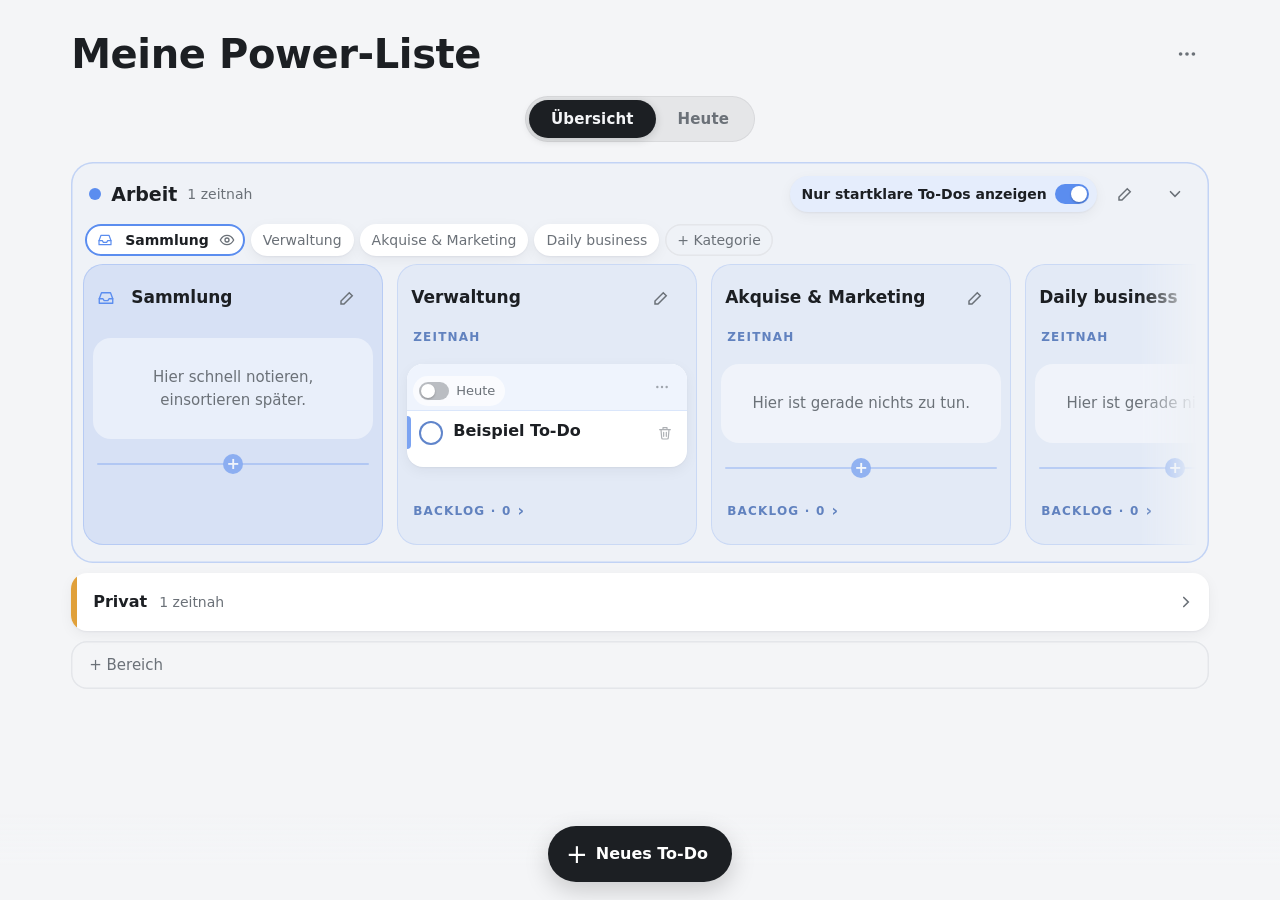
<file: index.html>
<!DOCTYPE html>
<html lang="de">
<head>
<meta charset="utf-8">
<meta name="viewport" content="width=device-width,initial-scale=1,viewport-fit=cover,interactive-widget=resizes-visual">
<title>Meine Power-Liste</title>
<meta name="description" content="Ruhige To-Do-Liste für neurodivergente Menschen. Alles bleibt auf diesem Gerät.">
<meta name="theme-color" content="#f4f5f7">
<link rel="manifest" href="manifest.webmanifest">
<link rel="icon" href="icons/icon.svg" type="image/svg+xml">
<link rel="icon" href="icons/icon-192.png" type="image/png" sizes="192x192">
<link rel="apple-touch-icon" href="icons/apple-touch-icon.png">
<meta name="mobile-web-app-capable" content="yes">
<meta name="apple-mobile-web-app-capable" content="yes">
<meta name="apple-mobile-web-app-title" content="Power-Liste">
<meta name="apple-mobile-web-app-status-bar-style" content="default">
<link rel="stylesheet" href="css/app.css">
</head>
<body>
<div class="wrap">
 <header>
  <input class="name" id="name" aria-label="Name der Liste" autocomplete="off">
  <span id="inboxSlot"></span>
  <button class="iconbtn" data-act="menu" aria-label="Menü" aria-haspopup="menu"><svg width="22" height="22" viewBox="0 0 24 24" fill="currentColor"><circle cx="5" cy="12" r="2"/><circle cx="12" cy="12" r="2"/><circle cx="19" cy="12" r="2"/></svg></button>
 </header>
 <div class="switch" role="group" aria-label="Ansicht">
  <button data-view="baum">Übersicht</button><button data-view="heute">Heute</button>
 </div>
 <main id="acc"></main>
 <p class="foot" aria-hidden="true"></p>
</div>
<div class="dock"><button class="plus" data-act="add"><span>+</span> Neues To-Do</button>
 <div class="qbar" id="qbar">
  <div class="qrow">
   <button type="button" class="qarrow qprev" data-act="qstep" data-d="-1" aria-label="Vorherige Kategorie (lange drücken: alle Kategorien)"><svg width="20" height="20" viewBox="0 0 24 24" fill="none" stroke="currentColor" stroke-width="2.6" stroke-linecap="round" stroke-linejoin="round"><path d="M15 6l-6 6 6 6"/></svg></button>
   <div class="qfield"><button type="button" class="qadd" data-act="qadd" aria-label="Eintragen"><svg width="18" height="18" viewBox="0 0 24 24" fill="none" stroke="currentColor" stroke-width="2.8" stroke-linecap="round"><path d="M12 5v14M5 12h14"/></svg></button><input class="qin" id="qin" placeholder="Neues To-Do" autocomplete="off" enterkeyhint="send" aria-label="Neues To-Do"></div>
   <button type="button" class="qarrow qnext" data-act="qstep" data-d="1" aria-label="Nächste Kategorie (lange drücken: alle Kategorien)"><svg width="20" height="20" viewBox="0 0 24 24" fill="none" stroke="currentColor" stroke-width="2.6" stroke-linecap="round" stroke-linejoin="round"><path d="M9 6l6 6-6 6"/></svg></button>
  </div>
  <button type="button" class="qmore" data-act="qmore" aria-expanded="false" aria-controls="qopts" aria-label="Wohin einsortieren?"><svg width="18" height="12" viewBox="0 0 24 14" fill="none" stroke="currentColor" stroke-width="2.6" stroke-linecap="round" stroke-linejoin="round"><path d="M5 10l7-6 7 6"/></svg></button>
  <div class="qopts" id="qopts" inert></div>
 </div>
</div>
<div id="modal" hidden></div>
<div id="toast" role="status" hidden></div>
<input type="file" id="importFile" accept=".json,application/json" hidden>
<script src="js/app.js"></script>
</body>
</html>
</file>
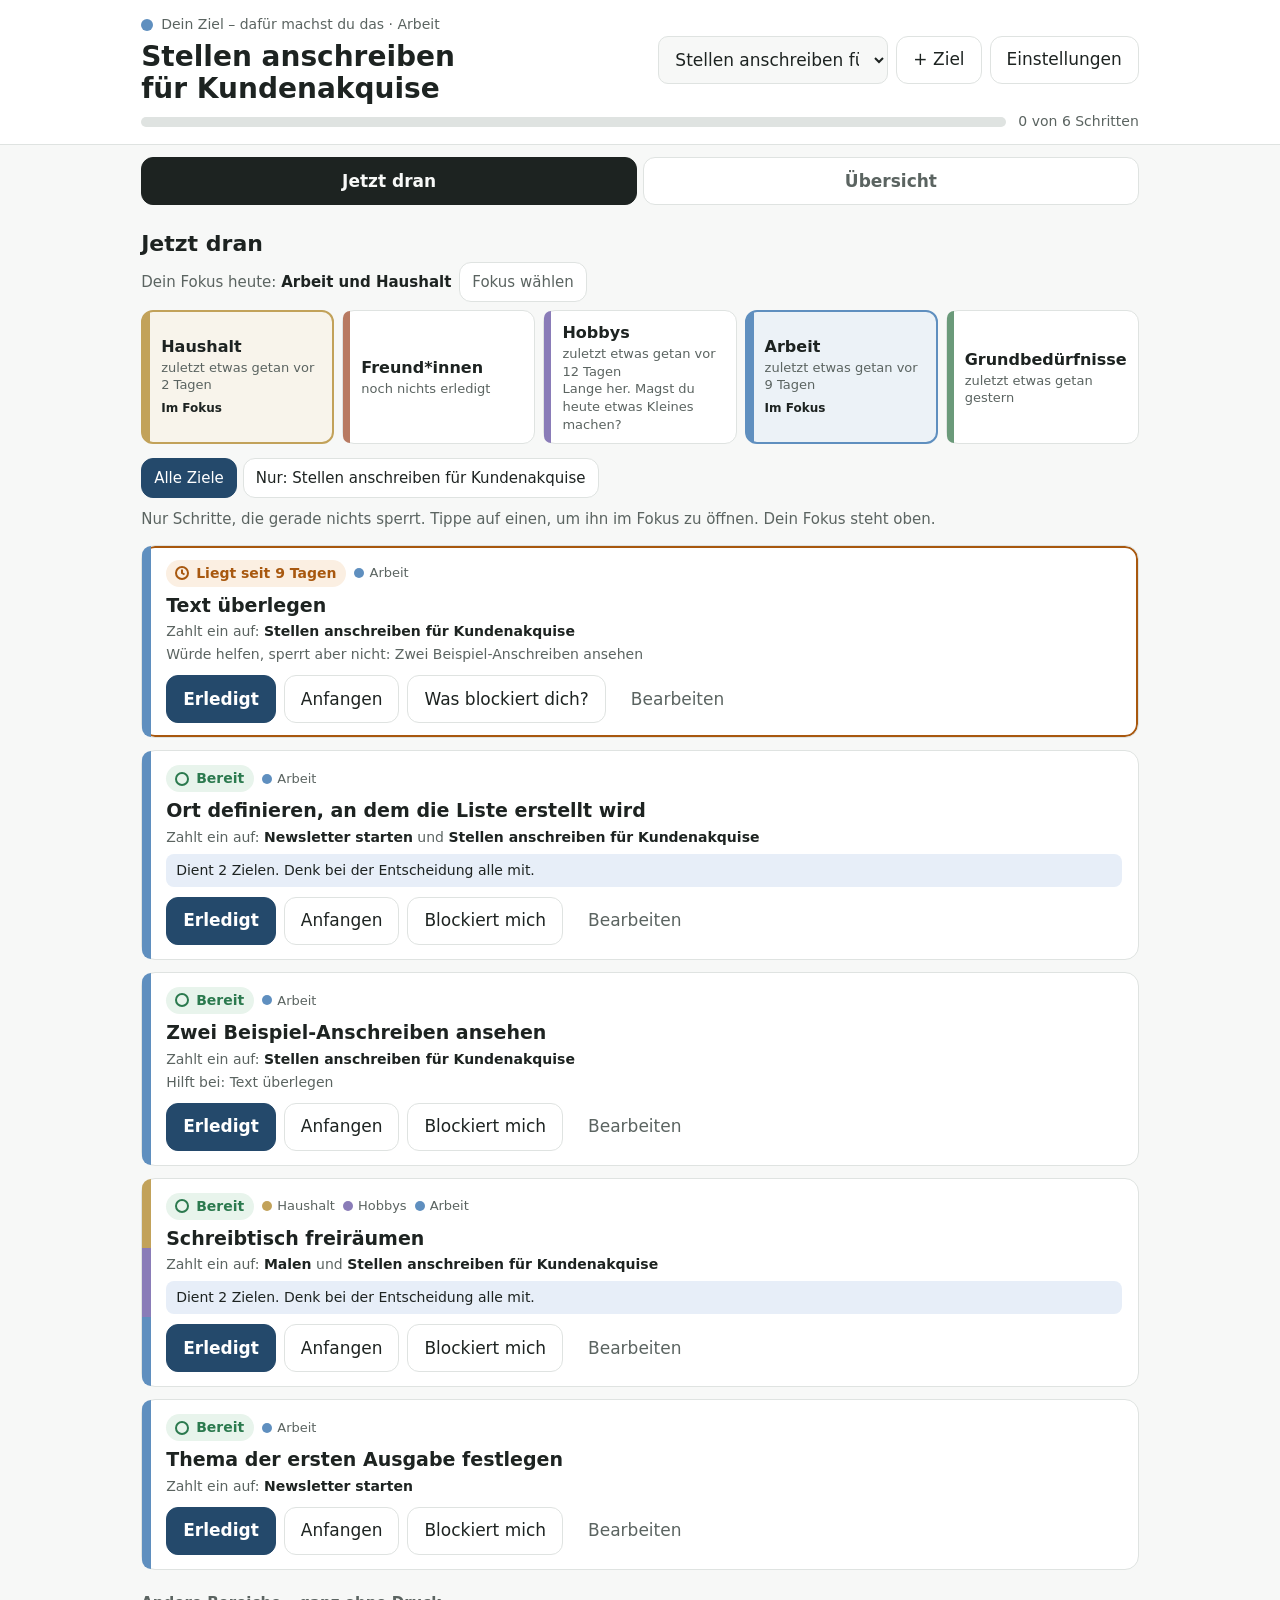
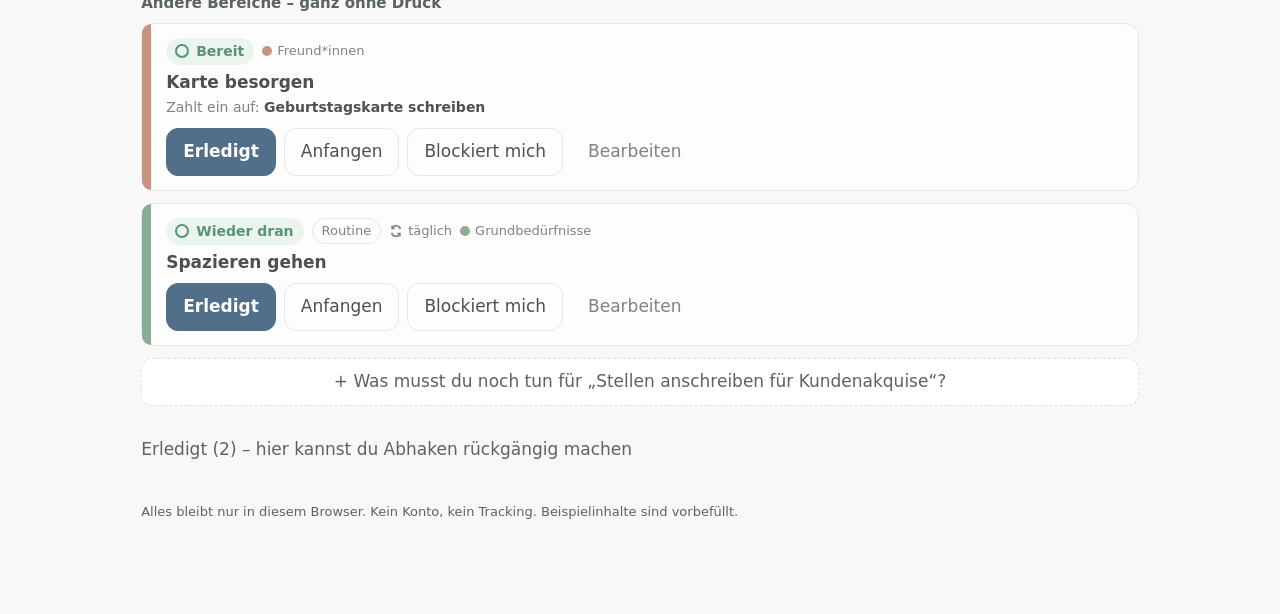
<file: archiv/v3-voll.html>
<!DOCTYPE html>
<html lang="de">
<head>
<meta charset="utf-8">
<meta name="viewport" content="width=device-width,initial-scale=1">
<title>Schritt für Schritt</title>
<meta name="theme-color" content="#24496b">
<link rel="manifest" href="manifest.webmanifest">
<style>
/* VOICE: ruhig, freundlich, wenig Text, keine Alarmfarben, keine Schimpf-Texte.
   IDEA: ein Wegweiser – jeder Schritt zeigt, auf welches Ziel und welchen Bereich er einzahlt.
   PICTURE: die Liste selbst; Ziel oben fest angeheftet; Bereiche als ruhige Kacheln.
   COLOUR and TYPE: weiches Weiß, tiefes Blau als Akzent, gedämpfte Status- und Bereichsfarben; Systemschrift (offline).
   LAYOUT: Ziel-Leiste oben, drei Ansichten als Tabs, große Klickflächen, eine Spalte. */
:root{color-scheme:light dark;
--bg:light-dark(#f7f8f7,#161a19);--panel:light-dark(#ffffff,#1f2423);--card:light-dark(#ffffff,#222827);
--ink:light-dark(#1d2321,#e7ebe9);--mute:light-dark(#5b6461,#a3adaa);--line:light-dark(#dfe3e1,#36403d);
--acc:light-dark(#24496b,#9cc3e6);--accInk:light-dark(#fff,#10202e);
--ready:light-dark(#2c7a4f,#7fcf9f);--doing:light-dark(#2d64a0,#8fb9ea);--locked:light-dark(#7b8380,#8e9895);--stale:light-dark(#a8580f,#f0a45c);
--readyBg:light-dark(#e8f4ec,#1d3326);--doingBg:light-dark(#e7eef8,#1c2b3d);--staleBg:light-dark(#fbefe2,#3a2a19);--lockedBg:light-dark(#f0f1f1,#262b2a)}
:root[data-theme=light]{color-scheme:light}:root[data-theme=dark]{color-scheme:dark}
*{box-sizing:border-box;min-width:0}
body{margin:0;background:var(--bg);color:var(--ink);font:17px/1.5 system-ui,-apple-system,"Segoe UI",Roboto,sans-serif;overflow-x:clip}
button,select,input{font:inherit;color:inherit}
button{cursor:pointer;min-height:48px;padding:10px 16px;border-radius:12px;border:1px solid var(--line);background:var(--panel)}
button:hover{border-color:var(--mute)}
button.pri{background:var(--acc);color:var(--accInk);border-color:var(--acc);font-weight:600}
button.quiet{border-color:transparent;background:transparent;color:var(--mute)}
button.small{min-height:40px;padding:6px 12px;font-size:15px}
:focus-visible{outline:3px solid var(--acc);outline-offset:2px}
input,select{min-height:48px;padding:10px 12px;border-radius:10px;border:1px solid var(--line);background:var(--bg);width:100%;font-size:17px}
.wrap{max-width:1100px;margin:0 auto;padding:0 max(4vw,14px)}
/* Ziel-Leiste */
.goalbar{position:sticky;top:0;z-index:5;background:var(--panel);border-bottom:1px solid var(--line)}
.goalbar .wrap{display:grid;grid-template-columns:minmax(0,1fr) auto;gap:6px 16px;padding-block:14px 12px;align-items:center}
.glabel{font-size:14px;color:var(--mute);display:flex;gap:8px;align-items:center;flex-wrap:wrap}
.dot{display:inline-block;width:12px;height:12px;border-radius:50%;background:var(--gc,var(--acc));flex:none}
.goalbar h1{grid-column:1;margin:0;font-size:clamp(20px,3.2vw,28px);line-height:1.15;text-wrap:balance}
.gtools{grid-column:2;grid-row:1/3;display:flex;gap:8px;flex-wrap:wrap;justify-content:flex-end}
.gtools select{width:auto;max-width:230px}
.prog{grid-column:1/-1;display:flex;gap:12px;align-items:center;font-size:14px;color:var(--mute)}
.bar{flex:1;height:10px;border-radius:6px;background:var(--line);overflow:hidden}
.bar i{display:block;height:100%;background:var(--ready);border-radius:6px;transition:width .6s ease}
nav.tabs{display:flex;gap:6px;padding-block:12px}
nav.tabs button{flex:1;font-weight:600;color:var(--mute)}
nav.tabs button[aria-current=page]{background:var(--ink);color:var(--bg);border-color:var(--ink)}
main{padding-bottom:80px}
h2{font-size:22px;margin:10px 0 2px}
h3.sec{font-size:15px;color:var(--mute);font-weight:600;margin:22px 0 8px}
.sub{color:var(--mute);margin:0 0 14px;font-size:15px}
/* Bereiche */
.areas{display:grid;grid-template-columns:repeat(auto-fill,minmax(170px,1fr));gap:8px;margin:8px 0 6px}
.atile{display:block;text-align:left;border:1px solid var(--line);border-radius:12px;padding:10px 12px 10px 18px;background:var(--card);min-height:64px;position:relative}
.atile::before{content:'';position:absolute;left:0;top:0;bottom:0;width:7px;border-radius:12px 0 0 12px;background:var(--c)}
.atile b{display:block;font-size:16px}.atile small{display:block;color:var(--mute);font-size:13px;line-height:1.35}
.atile.on{border:2px solid var(--c);background:color-mix(in srgb,var(--c) 12%,var(--card))}
.atile .tag{font-size:12px;font-weight:600}
.fzline{display:flex;gap:8px;align-items:center;flex-wrap:wrap;font-size:15px;color:var(--mute)}
.scope{display:flex;gap:6px;flex-wrap:wrap;margin:14px 0 10px}
.scope button[aria-pressed=true],.vswitch button[aria-pressed=true]{background:var(--acc);color:var(--accInk);border-color:var(--acc)}
/* Karten */
.list{display:grid;gap:12px}
.card{position:relative;background:var(--card);border:1px solid var(--line);border-radius:14px;padding:14px 16px 14px 24px;transition:opacity .3s}
.card::before{content:'';position:absolute;left:0;top:0;bottom:0;width:9px;border-radius:14px 0 0 14px;background:var(--cat,var(--line))}
.card h3{margin:6px 0 4px;font-size:19px;line-height:1.3}
.card.big{padding:18px 20px 18px 28px}.card.big h3{font-size:23px}
.card.calm{opacity:.78}.card.calm h3{font-size:17px}
.row1{display:flex;gap:8px;align-items:center;flex-wrap:wrap}
.chip{display:inline-flex;gap:6px;align-items:center;font-size:14px;font-weight:600;padding:3px 10px 3px 8px;border-radius:20px}
.chip svg{width:16px;height:16px}
.tagp{font-size:13px;color:var(--mute);border:1px solid var(--line);border-radius:20px;padding:2px 9px}
.area{display:inline-flex;gap:5px;align-items:center;font-size:13px;color:var(--mute)}.area i{width:10px;height:10px;border-radius:50%;background:var(--c)}
.s-ready .chip{color:var(--ready);background:var(--readyBg)}
.s-doing .chip{color:var(--doing);background:var(--doingBg)}.s-doing{box-shadow:inset 0 0 0 2px var(--doing)}
.s-stale .chip{color:var(--stale);background:var(--staleBg)}.s-stale{box-shadow:inset 0 0 0 2px var(--stale)}
.s-locked{opacity:.62;border-style:dashed;background:var(--lockedBg)}.s-locked .chip{color:var(--locked)}
.s-done{opacity:.6}.s-done h3{text-decoration:line-through}.s-done .chip{color:var(--mute)}
.pays{margin:2px 0;font-size:14px;color:var(--mute)}.pays b{color:var(--ink);font-weight:600}
.multi{margin:6px 0 0;font-size:14px;padding:6px 10px;border-radius:8px;background:var(--doingBg)}
.wait{margin:2px 0;font-size:14px;color:var(--mute)}
.acts{display:flex;gap:8px;flex-wrap:wrap;margin-top:10px}
.empty{padding:28px;text-align:center;border:2px dashed var(--line);border-radius:14px;color:var(--mute)}
.add{width:100%;margin-top:12px;border-style:dashed;color:var(--mute)}
.ktag{font-size:12px;border:1px dashed var(--mute);border-radius:20px;padding:1px 8px;color:var(--mute);white-space:nowrap}
/* Baum */
.vswitch{display:flex;gap:6px;flex-wrap:wrap;align-items:center;margin:6px 0 14px}
.vswitch button{min-height:40px;padding:6px 14px}
.vswitch label{margin-left:auto;display:flex;gap:8px;align-items:center;font-size:15px;color:var(--mute)}
.vswitch select{width:auto;min-height:40px}
.stufen{display:flex;gap:14px;overflow-x:auto;padding-bottom:10px;align-items:flex-start}
.col{flex:1 0 270px;display:grid;gap:10px}
.col>header{font-size:14px;font-weight:600;color:var(--mute);display:flex;justify-content:space-between;align-items:center;min-height:40px}
.col>header button{min-height:36px;padding:4px 10px;font-size:14px}
.col.folded{flex:0 0 150px}
.colfold{min-height:140px;border-style:dashed;color:var(--mute);text-align:center;width:100%}
.colfold b{display:block;font-size:26px;color:var(--ink)}
.col.goalcol .card{border-width:2px}
.arrow{flex:0 0 auto;align-self:center;color:var(--mute);font-size:22px}
.tree,.tree ul{list-style:none;margin:0;padding:0}
.tree ul{margin:8px 0 0 18px;padding-left:16px;border-left:2px dotted var(--line);display:grid;gap:8px}
.tree>li{margin-bottom:12px}
.fold{min-height:40px;margin-top:8px;padding:6px 12px;font-size:15px;color:var(--mute);background:transparent}
details.donebox{margin-top:22px}details.donebox summary{cursor:pointer;color:var(--mute);min-height:44px;display:flex;align-items:center}
details.donebox .list{margin-top:8px}
/* Fokus */
.focus{max-width:680px;margin:0 auto}
.focus h3.q{font-size:18px;margin:24px 0 8px}
.checkin{margin-top:14px;padding:16px;border-radius:14px;background:var(--doingBg);border:1px solid var(--doing)}
.checkin p{margin:4px 0 10px}
.mini{display:flex;gap:10px;align-items:center;justify-content:space-between;flex-wrap:wrap;padding:10px 12px;border:1px solid var(--line);border-radius:12px;background:var(--card);margin-bottom:8px}
.mini.s-done>span:first-child{text-decoration:line-through;color:var(--mute)}
.mini .chip{flex:none}
/* Art der Verknüpfung */
.kinds{border:0;padding:0;margin:14px 0 0}
.kinds legend{font-size:15px;color:var(--mute);margin-bottom:6px;padding:0}
.kind{display:flex;gap:10px;align-items:center;padding:8px 12px;border:1px solid var(--line);border-radius:12px;margin-bottom:6px;cursor:pointer;min-height:48px;background:var(--panel)}
.kind:has(input:checked){border-color:var(--acc);box-shadow:inset 0 0 0 1px var(--acc)}
.kind input{width:20px;min-height:20px;margin:0;flex:none}
.kind b{display:block;font-size:16px}.kind small{display:block;font-size:13px;color:var(--mute)}
/* Dialog, Toast */
#modal{position:fixed;inset:0;z-index:20;background:rgb(0 0 0/.35);display:grid;place-items:center;padding:16px}
#modal[hidden]{display:none}
.box{background:var(--panel);border-radius:18px;padding:22px;width:min(560px,100%);max-height:90vh;overflow:auto;box-shadow:0 20px 60px rgb(0 0 0/.25)}
.box h2{margin:0 0 8px;font-size:21px;line-height:1.3}
.box p{margin:6px 0}
.box input,.box select{margin-top:6px}
.lbl{display:block;margin-top:14px;font-size:15px;color:var(--mute)}
.grid2{display:grid;grid-template-columns:1fr 1fr;gap:0 12px}
.btns{display:flex;gap:8px;flex-wrap:wrap;justify-content:flex-end;margin-top:18px}
.links{margin-top:18px;padding-top:12px;border-top:1px solid var(--line)}
.links h3{font-size:15px;margin:12px 0 6px}
.lrow{display:flex;gap:6px;align-items:center;flex-wrap:wrap;padding:6px 4px 6px 10px;border-radius:10px;background:var(--bg);margin-bottom:6px}
.lrow>span:first-child{flex:1 1 160px}
.arow{display:grid;grid-template-columns:minmax(0,1fr) 130px auto;gap:8px;align-items:center;margin-top:8px}
.arow input,.arow select{margin:0}
.opt{display:flex;gap:10px;align-items:center;margin-top:12px;min-height:44px}
.opt input{width:22px;min-height:22px;margin:0}
.reward{display:flex;gap:14px;align-items:center;padding:12px;border-radius:12px;background:var(--readyBg);margin-bottom:10px}
.reward svg{width:44px;height:44px;flex:none;color:var(--ready)}
.reward svg path{stroke-dasharray:40;stroke-dashoffset:0;animation:draw .7s ease-out}
@keyframes draw{from{stroke-dashoffset:40}}
.reward .bar{margin-top:6px}
#toast{position:fixed;left:50%;bottom:18px;transform:translateX(-50%);z-index:15;background:var(--ink);color:var(--bg);padding:8px 8px 8px 18px;border-radius:14px;display:flex;gap:10px;align-items:center;width:max-content;max-width:calc(100% - 24px)}
#toast[hidden]{display:none}#toast span{flex:1}#toast button{flex:none;background:transparent;color:inherit;border-color:rgb(127 127 127/.6);min-height:40px}
.tlink{all:unset;cursor:pointer;border-radius:6px}.tlink:hover{text-decoration:underline;text-underline-offset:3px}.tlink:focus-visible{outline:3px solid var(--acc);outline-offset:2px}
.inboxbtn{flex:0 0 auto!important;font-weight:500!important}
.infocus .gtools{display:none}.infocus nav.tabs{display:none}.infocus #toast{bottom:96px}
.back{margin:14px 0 0}
.capture{position:sticky;bottom:0;margin-top:28px;padding:12px 0 16px;background:linear-gradient(transparent,var(--bg) 18px);display:flex;gap:8px}
.capture input{flex:1}
.where{display:grid;gap:8px;margin-top:10px}.where button{text-align:left;display:block;width:100%}.where small{display:block;font-weight:400;color:inherit;opacity:.8;font-size:13px}
.ibrow{display:flex;gap:8px;align-items:center;flex-wrap:wrap;padding:8px 6px 8px 12px;border:1px solid var(--line);border-radius:12px;margin-bottom:8px}.ibrow>span{flex:1 1 180px}.ibrow small{display:block;color:var(--mute);font-size:13px}
.noanim *,.noanim *::before{transition:none!important;animation:none!important}
.hint{font-size:13px;color:var(--mute);margin-top:30px}
@media(max-width:700px){
 .goalbar .wrap{grid-template-columns:minmax(0,1fr)}.gtools{grid-column:1;grid-row:auto;justify-content:flex-start}
 .stufen{flex-direction:column;overflow:visible}.col,.col.folded{flex:none;width:100%}.colfold{min-height:60px}.arrow{transform:rotate(90deg)}
 .vswitch label{margin-left:0;width:100%}
 nav.tabs button{padding:10px 6px}
 .areas{grid-template-columns:1fr 1fr}.grid2{grid-template-columns:1fr}.arow{grid-template-columns:1fr 1fr}.arow label{grid-column:1/-1}
}
</style>
</head>
<body>
<header class="goalbar"><div class="wrap" id="gb"></div></header>
<div class="wrap">
 <nav class="tabs" aria-label="Ansicht">
 </nav>
 <main id="main"></main>
</div>
<div id="modal" hidden></div>
<div id="toast" role="status" hidden></div>
<script>
{
const KEY='schrittweise-v2', DAY=864e5;
const COLORS=[['#6b9a7a','Salbei'],['#5f8fbf','Himmel'],['#8a7cb8','Lavendel'],['#c2a25a','Sand'],['#b87a62','Ton'],['#4f9a9a','Petrol'],['#a57aa0','Flieder'],['#6c7a86','Schiefer']];
const REPS=[[1,'täglich'],[2,'alle 2 Tage'],[3,'2× pro Woche'],[7,'wöchentlich'],[14,'alle 2 Wochen'],[30,'monatlich']];
const repLabel=r=>(REPS.find(x=>x[0]==r)||[0,`alle ${r} Tage`])[1];
const ICON={
 ready:'<svg viewBox="0 0 16 16" fill="none" stroke="currentColor" stroke-width="2"><circle cx="8" cy="8" r="6"/></svg>',
 doing:'<svg viewBox="0 0 16 16"><circle cx="8" cy="8" r="6" fill="none" stroke="currentColor" stroke-width="2"/><path d="M8 2a6 6 0 0 1 0 12z" fill="currentColor"/></svg>',
 locked:'<svg viewBox="0 0 16 16" fill="none" stroke="currentColor" stroke-width="2"><rect x="3" y="7" width="10" height="7" rx="1.5"/><path d="M5.5 7V5a2.5 2.5 0 0 1 5 0v2"/></svg>',
 stale:'<svg viewBox="0 0 16 16" fill="none" stroke="currentColor" stroke-width="2"><circle cx="8" cy="8" r="6"/><path d="M8 4.5V8l2.5 1.5"/></svg>',
 done:'<svg viewBox="0 0 16 16" fill="none" stroke="currentColor" stroke-width="2.2"><path d="M3 8.5l3 3 7-7"/></svg>',
 rep:'<svg width="14" height="14" viewBox="0 0 16 16" fill="none" stroke="currentColor" stroke-width="1.8"><path d="M13 6a5 5 0 0 0-9.3-1.5M3 10a5 5 0 0 0 9.3 1.5M3.5 2v3h3M12.5 14v-3h-3"/></svg>'};
const $=s=>document.querySelector(s);
const esc=s=>String(s??'').replace(/[&<>"']/g,c=>({'&':'&amp;','<':'&lt;','>':'&gt;','"':'&quot;',"'":'&#39;'}[c]));
const uid=()=>Math.random().toString(36).slice(2,9);
const sod=ts=>{const d=new Date(ts);d.setHours(0,0,0,0);return d.getTime()};
const fold=new Map();
let S, undoSnap=null, toastT;

function seed(){
 const now=Date.now();
 const t=(id,title,o={})=>({id,t:title,needs:[],soft:[],done:false,doing:false,prio:0,area:null,goal:false,repeat:null,doneAt:null,startedAt:null,created:now,touched:now,...o});
 const L=[
  t('g1','Stellen anschreiben für Kundenakquise',{goal:true,area:'arbeit',needs:['a','b']}),
  t('a','Liste an Stellen anlegen',{needs:['c','desk']}),
  t('c','Ort definieren, an dem die Liste erstellt wird'),
  t('b','Text überlegen',{soft:['ex'],created:now-9*DAY,touched:now-9*DAY,startedAt:now-9*DAY}),
  t('ex','Zwei Beispiel-Anschreiben ansehen'),
  t('desk','Schreibtisch freiräumen',{area:'haus'}),
  t('g2','Newsletter starten',{goal:true,area:'arbeit',needs:['c','n1']}),
  t('n1','Thema der ersten Ausgabe festlegen'),
  t('g3','Wäsche waschen',{goal:true,area:'haus',repeat:3,needs:['w'],doneAt:now-2*DAY,touched:now-2*DAY}),
  t('w','Waschmittel kaufen',{done:true,doneAt:now-2*DAY}),
  t('g4','Malen',{goal:true,area:'hobby',repeat:3,needs:['desk'],doneAt:now-12*DAY,touched:now-12*DAY}),
  t('g5','Geburtstagskarte schreiben',{goal:true,area:'freunde',needs:['k']}),
  t('k','Karte besorgen'),
  t('g6','Spazieren gehen',{goal:true,area:'basis',repeat:1,doneAt:now-DAY,touched:now-DAY})];
 const tasks={};L.forEach(x=>tasks[x.id]=x);
 let anim=true;try{anim=!matchMedia('(prefers-reduced-motion: reduce)').matches}catch(e){}
 return {tasks,areas:[{id:'haus',name:'Haushalt',color:'#c2a25a'},{id:'freunde',name:'Freund*innen',color:'#b87a62'},{id:'hobby',name:'Hobbys',color:'#8a7cb8'},{id:'arbeit',name:'Arbeit',color:'#5f8fbf'},{id:'basis',name:'Grundbedürfnisse',color:'#6b9a7a'}],
  fz:{areas:['arbeit','haus'],until:sod(now)+DAY,per:'tag'},active:'g1',view:'jetzt',prev:'jetzt',scope:'all',focus:null,inbox:[],set:{anim,variant:'stufen',depth:1,stale:5}};
}
function load(){try{const r=localStorage.getItem(KEY);if(r){const o=JSON.parse(r);if(o&&o.tasks&&o.areas){o.inbox=o.inbox||[];return o}}}catch(e){}return seed()}
function save(){try{localStorage.setItem(KEY,JSON.stringify(S))}catch(e){}}
const snap=()=>JSON.stringify(S);

/* ---------- Graph-Helfer ----------
   needs = harte Voraussetzungen (sperren), soft = hilfreich (sperren nicht).
   Ein Schritt kann in needs/soft mehrerer To-Dos stehen: Graph, kein reiner Baum. */
const T=id=>S.tasks[id];
const A=id=>S.areas.find(a=>a.id===id);
const all=()=>Object.values(S.tasks);
const goals=()=>all().filter(t=>t.goal);
const softOf=t=>t.soft||(t.soft=[]);
const nextDue=t=>sod(t.doneAt)+t.repeat*DAY;
const isDone=t=>t.repeat?!!t.doneAt&&Date.now()<nextDue(t):t.done;
const openNeeds=t=>t.needs.filter(n=>T(n)&&!isDone(T(n)));
const openSoft=t=>softOf(t).filter(n=>T(n)&&!isDone(T(n)));
const parents=id=>all().filter(p=>p.needs.includes(id));
const parentsAll=id=>all().filter(p=>p.needs.includes(id)||softOf(p).includes(id));
const isSoft=(p,id)=>softOf(p).includes(id);
function goalsOf(id){const out=[],seen=new Set,st=[id];while(st.length){const x=st.pop();if(seen.has(x)||!T(x))continue;seen.add(x);if(T(x).goal&&x!==id)out.push(T(x));parentsAll(x).forEach(p=>st.push(p.id))}return out}
function sub(gid){const seen=new Set,st=[gid];while(st.length){const x=st.pop();if(seen.has(x)||!T(x))continue;seen.add(x);T(x).needs.forEach(n=>st.push(n));softOf(T(x)).forEach(n=>st.push(n))}return seen}
function areasOf(t){const s=new Set;if(t.area)s.add(t.area);goalsOf(t.id).forEach(g=>{if(g.area)s.add(g.area)});return[...s].map(A).filter(Boolean)}
function stripe(as){if(!as.length)return'var(--line)';if(as.length===1)return as[0].color;const n=as.length;return`linear-gradient(${as.map((a,i)=>`${a.color} ${i*100/n}% ${(i+1)*100/n}%`).join(',')})`}
function status(t){if(isDone(t))return'done';if(openNeeds(t).length)return'locked';if(t.doing)return'doing';if(!t.repeat&&Date.now()-t.touched>S.set.stale*DAY)return'stale';return'ready'}
const dayDiff=ts=>Math.round((sod(Date.now())-sod(ts))/DAY);
const ago=ts=>{const d=dayDiff(ts);return d<=0?'heute':d===1?'gestern':`vor ${d} Tagen`};
const LABEL={ready:t=>t.repeat?'Wieder dran':'Bereit',doing:()=>'In Arbeit',locked:()=>'Gesperrt',
 done:t=>{if(!t.repeat)return'Erledigt';const d=Math.round((nextDue(t)-sod(Date.now()))/DAY);return`Erledigt · wieder ${d<=1?'morgen':'in '+d+' Tagen'}`},
 stale:t=>`Liegt seit ${dayDiff(t.touched)} Tagen`};
function progress(gid){const ids=sub(gid);let d=0;ids.forEach(i=>{if(isDone(T(i)))d++});return{d,n:ids.size,p:ids.size?Math.round(d/ids.size*100):0}}
function levels(ids){const m=new Map;const f=id=>{if(m.has(id))return m.get(id);m.set(id,0);const on=openNeeds(T(id)).filter(n=>ids.has(n));const v=on.length?1+Math.max(...on.map(f)):0;m.set(id,v);return v};ids.forEach(f);return m}
function mk(title,o={}){const now=Date.now();const t={id:uid(),t:title,needs:[],soft:[],done:false,doing:false,prio:0,area:null,goal:false,repeat:null,doneAt:null,startedAt:null,created:now,touched:now,...o};S.tasks[t.id]=t;return t}
const fzAreas=()=>S.fz&&S.fz.until>Date.now()?S.fz.areas:[];
const inFz=t=>{const f=fzAreas();return!f.length||areasOf(t).some(a=>f.includes(a.id))};
const byPrio=(a,b)=>b.prio-a.prio||(b.doing-a.doing)||a.created-b.created;
function scopeIds(){return S.scope==='goal'&&T(S.active)?sub(S.active):new Set(Object.keys(S.tasks))}
const nowList=ids=>[...ids].map(T).filter(t=>!isDone(t)&&!openNeeds(t).length).sort(byPrio);
function lastAct(aid){let m=0;all().forEach(t=>{if((t.doneAt||t.startedAt)&&areasOf(t).some(a=>a.id===aid))m=Math.max(m,t.doneAt||0,t.startedAt||0)});return m}
const label=t=>{const as=areasOf(t);return(as.length?as.map(a=>a.name).join(', ')+' · ':'')+t.t};

/* ---------- Bausteine ---------- */
function card(t,o={}){
 const st=status(t),as=areasOf(t),gs=goalsOf(t.id);
 const waits=st==='locked'?openNeeds(t).map(n=>T(n).t):[];
 const helpsBefore=st!=='done'?openSoft(t).map(n=>T(n).t):[];
 const helpsFor=st!=='done'?parentsAll(t.id).filter(p=>isSoft(p,t.id)&&!isDone(p)):[];
 const cls=[`s-${st}`,t.prio>0&&st!=='done'?'big':'',o.calm?'calm':''].join(' ');
 return `<article class="card ${cls}" style="--cat:${stripe(as)}">
 <div class="row1"><span class="chip">${ICON[st]}${LABEL[st](t)}</span>${t.prio>0&&st!=='done'?'<span class="tagp">Zuerst</span>':''}${t.goal?`<span class="tagp">${t.repeat?'Routine':'Ziel'}</span>`:''}${t.repeat?`<span class="area">${ICON.rep}${repLabel(t.repeat)}</span>`:''}${as.map(a=>`<span class="area" style="--c:${a.color}"><i></i>${esc(a.name)}</span>`).join('')}</div>
 <h3>${o.inFocus?esc(t.t):`<button class="tlink" data-act="focus" data-id="${t.id}" title="Im Fokus öffnen">${esc(t.t)}</button>`}</h3>
 ${gs.length?`<p class="pays">Zahlt ein auf: <b>${gs.map(g=>esc(g.t)).join('</b> und <b>')}</b></p>`:''}
 ${gs.length>1&&st!=='done'?`<p class="multi">Dient ${gs.length} Zielen. Denk bei der Entscheidung alle mit.</p>`:''}
 ${waits.length?`<p class="wait">Geht erst nach: ${waits.map(esc).join(', ')}</p>`:''}
 ${helpsBefore.length?`<p class="wait">Würde helfen, sperrt aber nicht: ${helpsBefore.map(esc).join(', ')}</p>`:''}
 ${helpsFor.length?`<p class="wait">Hilft bei: ${helpsFor.map(p=>esc(p.t)).join(', ')}</p>`:''}
 ${o.noActs?'':acts(t,st,o)}
 </article>`}
function acts(t,st,o){
 const b=(a,l,c='')=>`<button class="${c}" data-act="${a}" data-id="${t.id}">${l}</button>`;
 const ed=b('edit','Bearbeiten','quiet'),fo='';
 if(st==='done')return`<div class="acts">${b('reopen','Abhaken rückgängig')}${ed}</div>`;
 if(st==='locked')return`<div class="acts">${b('addneed','+ Voraussetzung')}${fo}${ed}</div>`;
 return`<div class="acts">${b('done','Erledigt','pri')}${t.doing?'':b('start','Anfangen')}${b('block',st==='stale'?'Was blockiert dich?':'Blockiert mich')}${fo}${ed}</div>`}

function goalBar(){
 const g=T(S.active),gl=goals();
 if(!g){$('#gb').innerHTML=`<div class="glabel">Noch kein Ziel</div><div class="gtools"><button class="pri" data-act="newgoal">+ Neues Ziel</button></div>`;return}
 const p=progress(g.id),a=A(g.area);
 $('#gb').innerHTML=`<div class="glabel" style="--gc:${a?a.color:'var(--acc)'}"><span class="dot"></span>${g.repeat?'Deine Routine':'Dein Ziel – dafür machst du das'}${a?' · '+esc(a.name):''}</div>
 <h1>${esc(g.t)}${isDone(g)&&!g.repeat?' ✓':''}</h1>
 <div class="gtools">${gl.length>1?`<select id="gsel" aria-label="Ziel wechseln">${gl.map(x=>`<option value="${x.id}"${x.id===g.id?' selected':''}>${esc(x.t)}${!x.repeat&&isDone(x)?' (erreicht)':''}</option>`).join('')}</select>`:''}
 <button data-act="newgoal">+ Ziel</button><button data-act="settings">Einstellungen</button></div>
 ${g.repeat?`<div class="prog">${ICON.rep}<span>Routine · ${repLabel(g.repeat)} · zuletzt ${g.doneAt?ago(g.doneAt):'noch nie'}</span></div>`
 :`<div class="prog"><div class="bar" role="progressbar" aria-valuenow="${p.p}" aria-valuemin="0" aria-valuemax="100" aria-label="Fortschritt"><i style="width:${p.p}%"></i></div><span>${p.d} von ${p.n} Schritten</span></div>`}`}

/* ---------- Ansichten ---------- */
function areaTiles(){
 const f=fzAreas();
 return `<div class="fzline"><span>${f.length?`Dein Fokus ${S.fz.per==='woche'?'diese Woche':'heute'}: <b style="color:var(--ink)">${f.map(i=>esc(A(i)?.name)).join(' und ')}</b>`:'Kein Fokus gewählt. Alles ist gleich wichtig.'}</span><button class="small" data-act="fzpick">Fokus wählen</button></div>
 <div class="areas">${S.areas.map(a=>{const l=lastAct(a.id),d=l?dayDiff(l):null,on=f.includes(a.id);
  return`<button class="atile${on?' on':''}" style="--c:${a.color}" data-act="fztoggle" data-id="${a.id}" aria-pressed="${on}"><b>${esc(a.name)}</b><small>${l?'zuletzt etwas getan '+ago(l):'noch nichts erledigt'}</small>${d!==null&&d>7&&!on?'<small>Lange her. Magst du heute etwas Kleines machen?</small>':''}${on?'<span class="tag">Im Fokus</span>':''}</button>`}).join('')}</div>`}
function vJetzt(){
 const ids=scopeIds(),L=nowList(ids),f=fzAreas();
 const mine=L.filter(inFz),rest=f.length?L.filter(t=>!inFz(t)):[];
 const dn=[...ids].map(T).filter(isDone).sort((a,b)=>(b.doneAt||0)-(a.doneAt||0));
 const g=T(S.active);
 return `<h2>Jetzt dran</h2>${areaTiles()}
 <div class="scope" role="group" aria-label="Was zeigen"><button class="small" data-act="scope" data-v="all" aria-pressed="${S.scope!=='goal'}">Alle Ziele</button>${g?`<button class="small" data-act="scope" data-v="goal" aria-pressed="${S.scope==='goal'}">Nur: ${esc(g.t)}</button>`:''}</div>
 <p class="sub">Nur Schritte, die gerade nichts sperrt. Tippe auf einen, um ihn im Fokus zu öffnen.${f.length?' Dein Fokus steht oben.':''}</p>
 <div class="list">${mine.length?mine.map(t=>card(t)).join(''):`<div class="empty">${f.length?'Im Fokus ist gerade nichts offen.':'Alles erledigt. Schön.'}</div>`}</div>
 ${rest.length?`<h3 class="sec">Andere Bereiche – ganz ohne Druck</h3><div class="list">${rest.map(t=>card(t,{calm:true})).join('')}</div>`:''}
 ${g?`<button class="add" data-act="addneed" data-id="${g.id}">+ Was musst du noch tun für „${esc(g.t)}“?</button>`:''}
 ${dn.length?`<details class="donebox"><summary>Erledigt (${dn.length}) – hier kannst du Abhaken rückgängig machen</summary><div class="list">${dn.map(t=>card(t)).join('')}</div></details>`:''}`}

function vBaum(){
 const g=T(S.active),ids=sub(g.id),v=S.set.variant;
 const dn=[...ids].map(T).filter(t=>isDone(t)&&t.id!==g.id);
 return `<h2>Übersicht</h2><p class="sub">Tippe auf ein To-Do, um es im Fokus zu öffnen. Was zuerst passieren muss, steht vorne. Das Ziel kommt am Ende. Was nur „hilft“, sperrt nichts.</p>
 <div class="vswitch" role="group" aria-label="Darstellung">
  <button data-act="variant" data-v="stufen" aria-pressed="${v==='stufen'}">A · Stufen</button>
  <button data-act="variant" data-v="gliederung" aria-pressed="${v==='gliederung'}">B · Gliederung</button>
  <label>Ausgeklappt <select id="depth">${[[1,'nur erste Schritte'],[2,'2 Ebenen'],[3,'3 Ebenen'],[99,'alles']].map(([n,l])=>`<option value="${n}"${S.set.depth==n?' selected':''}>${l}</option>`).join('')}</select></label>
 </div>
 ${v==='stufen'?vStufen(g,ids):vGliederung(g,ids)}
 ${dn.length?`<details class="donebox"><summary>Erledigt (${dn.length})</summary><div class="list">${dn.map(t=>card(t)).join('')}</div></details>`:''}`}

function isOpen(key,lvl){return fold.has(key)?fold.get(key):lvl<S.set.depth}
function vStufen(g,ids){
 const lv=levels(ids),open=[...ids].filter(i=>!isDone(T(i))&&i!==g.id);
 const max=open.length?Math.max(...open.map(i=>lv.get(i))):-1;
 const cols=[];
 for(let k=0;k<=max;k++){
  const items=open.filter(i=>lv.get(i)===k).map(T).sort(byPrio),key='s'+k,o=isOpen(key,k);
  const head=k===0?'Zuerst – jetzt möglich':`Danach · Stufe ${k+1}`;
  cols.push(o?`<section class="col"><header>${head}${k?`<button class="quiet" data-act="tog" data-k="${key}" data-l="${k}">Einklappen</button>`:''}</header>${items.map(t=>card(t)).join('')}</section>`
   :`<section class="col folded"><header>${head}</header><button class="colfold" data-act="tog" data-k="${key}" data-l="${k}" aria-expanded="false"><b>${items.length}</b>${items.length===1?'Schritt':'Schritte'} danach<br>ausklappen</button></section>`)}
 cols.push(`<section class="col goalcol"><header>${g.repeat?'Routine':'Ziel'}</header>${card(g)}</section>`);
 return `<div class="stufen">${cols.join('<span class="arrow" aria-hidden="true">→</span>')}</div>`}

function vGliederung(g,ids){
 const tops=[...ids].map(T).filter(t=>!isDone(t)&&!openNeeds(t).length&&t.id!==g.id).sort(byPrio);
 const node=(t,lvl,path)=>{
  const ps=parentsAll(t.id).filter(p=>ids.has(p.id)&&!isDone(p)),key=path+'/'+t.id,o=isOpen(key,lvl);
  const nm=p=>esc(p.t)+(isSoft(p,t.id)?' (hilft nur)':'');
  const lab=ps.length===1?`Danach: ${nm(ps[0])}`:`Danach: ${ps.length} Schritte`;
  return `<li>${card(t)}${ps.length?`<button class="fold" data-act="tog" data-k="${esc(key)}" data-l="${lvl}" aria-expanded="${o}">${o?'▾ Einklappen':'▸ '+lab}</button>${o?`<ul>${ps.map(p=>node(p,lvl+1,key)).join('')}</ul>`:''}`:''}</li>`};
 if(!tops.length)return `<ul class="tree"><li>${card(g)}</li></ul>`;
 return `<ul class="tree">${tops.map(t=>node(t,1,'')).join('')}</ul>`}

const kindRadios=(name,def='hard',neu=true)=>`<fieldset class="kinds"><legend>Geht es ohne das nicht, hilft es nur${neu?', oder ist es dir gerade eingefallen':''}?</legend>${[['hard','Geht ohne das nicht','Sperrt, bis es erledigt ist'],['help','Hilft nur','Wäre gut vorher, sperrt aber nicht'],...(neu?[['neu','Ist mir gerade eingefallen','Wird ein eigenes To-Do fürs Ziel, ohne zu sperren']]:[])].map(([v,l,s])=>`<label class="kind"><input type="radio" name="${name}" value="${v}"${v===def?' checked':''}><span><b>${l}</b><small>${s}</small></span></label>`).join('')}</fieldset>`;

function vFokus(){
 const g=T(S.active);let id=S.focus;
 if(!T(id)){const L=nowList(sub(g.id));id=(L[0]||g).id}
 S.focus=id;const t=T(id),st=status(t);
 const needs=[...t.needs.map(n=>[T(n),0]),...softOf(t).map(n=>[T(n),1])].filter(x=>x[0]);
 const ps=parentsAll(id).filter(p=>!isDone(p));
 const mini=(n,soft)=>{const s=status(n);return`<div class="mini s-${s}"><span>${esc(n.t)} ${soft?'<span class="ktag">hilft nur</span>':''}</span><span class="row1"><span class="chip">${ICON[s]}${LABEL[s](n)}</span>${s==='ready'||s==='stale'||s==='doing'?`<button class="small" data-act="done" data-id="${n.id}">Erledigt</button>`:''}${s==='done'?`<button class="small quiet" data-act="reopen" data-id="${n.id}">Rückgängig</button>`:`<button class="small quiet" data-act="focus" data-id="${n.id}">Fokus</button>`}</span></div>`};
 return `<div class="focus"><button class="quiet back" data-act="back">← Zurück</button><h2>Fokus</h2><p class="sub">Ein Schritt. Nur das hier.</p>
 ${card(t,{inFocus:true})}
 ${st==='doing'&&!t.checked?`<div class="checkin" role="region" aria-label="Nachfrage"><b>Du hast angefangen.</b><p>Merkst du gerade, dass vorher noch etwas passieren muss? Etwas, das du noch nicht gemacht oder überlegt hast?</p>
  <input id="ci" placeholder="z. B. Erst klären, wer zuständig ist" autocomplete="off" aria-label="Was ist aufgetaucht?">
  ${kindRadios('ck')}
  <div class="acts"><button class="pri" data-act="ciadd" data-id="${t.id}">Hinzufügen</button><button data-act="block" data-id="${t.id}">Vorhandenes To-Do wählen</button><button class="quiet" data-act="ciok" data-id="${t.id}">Nein, läuft</button></div></div>`:''}
 <h3 class="q">Was musst du vorher tun?</h3>
 ${needs.length?needs.map(([n,s])=>mini(n,s)).join(''):'<p class="sub">Nichts. Dieser Schritt ist frei.</p>'}
 <button class="add" data-act="addneed" data-id="${t.id}">+ Voraussetzung hinzufügen</button>
 <form class="capture" id="capf" autocomplete="off"><input id="cap" placeholder="Fällt mir gerade ein …" aria-label="Fällt mir gerade ein"><button class="pri">Notieren</button></form></div>`}

function render(){
 document.body.classList.toggle('noanim',!S.set.anim);
 if(S.active&&!T(S.active))S.active=goals()[0]?.id||null;
 goalBar();
 document.body.classList.toggle('infocus',S.view==='fokus');
 const ib=S.inbox.length;
 $('nav.tabs').innerHTML=`<button data-view="jetzt">Jetzt dran</button><button data-view="baum">Übersicht</button>${ib?`<button class="inboxbtn" data-act="inbox">Eingangskorb · ${ib}</button>`:''}`;
 document.querySelectorAll('nav.tabs button').forEach(b=>b.setAttribute('aria-current',b.dataset.view===S.view?'page':'false'));
 if(!S.active){$('#main').innerHTML=`<div class="empty"><p>Noch kein Ziel.</p><button class="pri" data-act="newgoal">Erstes Ziel anlegen</button></div>`;return}
 $('#main').innerHTML=(S.view==='baum'?vBaum():S.view==='fokus'?vFokus():vJetzt())+(S.view==='fokus'?'':`<p class="hint">Alles bleibt nur in diesem Browser. Kein Konto, kein Tracking. Beispielinhalte sind vorbefüllt.</p>`);
 const d=$('#depth');if(d)d.onchange=()=>{S.set.depth=+d.value;fold.clear();save();render()};
 const gs=$('#gsel');if(gs)gs.onchange=()=>{S.active=gs.value;S.focus=null;save();render()};
}

/* ---------- Dialog & Toast ---------- */
function modal({title,text='',body='',input=null,ph='',buttons}){
 return new Promise(res=>{
  const m=$('#modal'),prev=document.activeElement;
  m.innerHTML=`<div class="box" role="dialog" aria-modal="true" aria-labelledby="mt"><h2 id="mt">${title}</h2>${text?`<p>${text}</p>`:''}${input!==null?`<input id="mi" name="text" autocomplete="off" aria-label="Text" placeholder="${esc(ph)}" value="${esc(input)}">`:''}${body}<div class="btns">${buttons.map((b,i)=>`<button data-i="${i}" class="${b.cls||''}">${b.label}</button>`).join('')}</div></div>`;
  m.hidden=false;(m.querySelector('#mi')||m.querySelector('button.pri')||m.querySelector('button')).focus();
  const close=v=>{const vals={};m.querySelectorAll('[name]').forEach(el=>{if(el.type==='radio'){if(el.checked)vals[el.name]=el.value}else if(el.type==='checkbox')vals[el.name]=el.checked;else vals[el.name]=el.value.trim()});
   m.hidden=true;m.innerHTML='';m.onclick=null;document.removeEventListener('keydown',kd);prev&&prev.focus&&prev.focus();res({v,vals,text:vals.text||''})};
  const kd=e=>{if(e.key==='Escape')close(null);if(e.key==='Enter'&&e.target.id==='mi'){const i=buttons.findIndex(b=>(b.cls||'').includes('pri'));if(i>=0)close(buttons[i].value)}};
  document.addEventListener('keydown',kd);
  m.onclick=e=>{const r=e.target.closest('[data-ret]');if(r)return close(r.dataset.ret);const b=e.target.closest('button[data-i]');if(b)close(buttons[+b.dataset.i].value);else if(e.target===m)close(null)};
 })}
function toast(msg,undo){
 const t=$('#toast');clearTimeout(toastT);
 t.innerHTML=`<span>${msg}</span>${undo?'<button id="undo">Rückgängig</button>':''}`;t.hidden=false;
 if(undo)$('#undo').onclick=()=>{S=JSON.parse(undoSnap);save();render();t.hidden=true};
 toastT=setTimeout(()=>t.hidden=true,7000)}
const areaSel=(cur,none='Wie das Ziel')=>`<select name="area"><option value="">${none}</option>${S.areas.map(a=>`<option value="${a.id}"${cur===a.id?' selected':''}>${esc(a.name)}</option>`).join('')}</select>`;
const repSel=cur=>`<select name="rep"><option value="">Einmalig (Projekt)</option>${REPS.map(([n,l])=>`<option value="${n}"${cur==n?' selected':''}>Routine · ${l}</option>`).join('')}</select>`;
const colorSel=(name,cur)=>`<select name="${name}" aria-label="Farbe">${COLORS.map(([c,n])=>`<option value="${c}"${cur===c?' selected':''}>${n}</option>`).join('')}</select>`;
const rewardHtml=g=>{if(!g)return'';const p=progress(g.id);return`<div class="reward"><svg viewBox="0 0 44 44" fill="none" stroke="currentColor" stroke-width="3"><circle cx="22" cy="22" r="19" stroke-opacity=".3"/><path d="M13 23l6 6 12-13" stroke-linecap="round" stroke-linejoin="round"/></svg><div style="flex:1"><b>Ein Schritt näher.</b><div class="sub" style="margin:0">${esc(g.t)}${g.repeat?'':`: ${p.d} von ${p.n}`}</div>${g.repeat?'':`<div class="bar"><i style="width:${p.p}%"></i></div>`}</div></div>`};

/* ---------- Abläufe ---------- */
// darf x vor pid kommen? (kein Kreis, noch nicht verknüpft)
const canPrecede=pid=>{const p=T(pid);return all().filter(x=>!isDone(x)&&x.id!==pid&&!sub(x.id).has(pid)&&!p.needs.includes(x.id)&&!softOf(p).includes(x.id))};
// darf id zusätzlich vor x kommen?
const canFollow=id=>all().filter(x=>x.id!==id&&!sub(id).has(x.id)&&!x.needs.includes(id)&&!softOf(x).includes(id));
const optList=L=>L.map(o=>`<option value="${o.id}">${o.goal?(o.repeat?'Routine: ':'Ziel: '):''}${esc(label(o))}</option>`).join('');
// verknüpft n mit p je nach Art; gibt Hinweistext zurück
function attach(p,n,kind,boost){
 if(kind==='neu'){const g=p.goal?p:(goalsOf(p.id)[0]||p);if(!g.needs.includes(n.id))g.needs.push(n.id);if(boost)n.prio=Math.max(n.prio,1);return`Eigenes To-Do für „${esc(g.t)}“. Sperrt nichts.`}
 if(kind==='help'){softOf(p).push(n.id);return'Hilft nur – sperrt nicht.'}
 p.needs.push(n.id);if(boost)n.prio=Math.max(n.prio,p.prio+1,1);return boost?'Kommt vorher und steht jetzt ganz oben.':'Kommt vorher.'}
async function addNeed(pid,{title='Was musst du tun, um das bearbeiten zu können?',boost=false,startBtn=false}={}){
 for(;;){
  const p=T(pid),opts=canPrecede(pid);
  const r=await modal({title,text:`Für: <b>${esc(p.t)}</b>${boost?'<br>Schreib es als kleinen Schritt auf.':''}`,input:'',ph:boost?'z. B. Ich weiß nicht, wen ich fragen soll':'z. B. Telefonnummern raussuchen',
   body:(opts.length?`<label class="lbl">Oder ein To-Do, das schon da ist (auch aus anderen Bereichen)<select name="link"><option value="">– neues To-Do anlegen –</option>${optList(opts)}</select></label>`:'')+kindRadios('kind'),
   buttons:[startBtn?{label:'Nichts, ich fang an',value:'start',cls:'quiet'}:{label:'Abbrechen',value:null,cls:'quiet'},...(boost?[]:[{label:'Noch einer',value:'more'}]),{label:'Hinzufügen',value:'ok',cls:'pri'}]});
  if(r.v==='start'){startTask(pid);return}
  if(!r.v)return;
  const before=snap();let n;
  if(r.vals.link)n=T(r.vals.link);else if(r.text)n=mk(r.text);else return;
  const msg=attach(p,n,r.vals.kind||'hard',boost);
  p.touched=Date.now();undoSnap=before;save();render();
  if(r.v!=='more'){toast(msg,true);return}
 }}
const blocker=id=>addNeed(id,{title:'Was blockiert dich gerade?',boost:true,startBtn:!T(id).doing&&status(T(id))!=='locked'});
async function newGoal(){
 const r=await modal({title:'Neues Ziel',text:'Was willst du geschafft haben – oder regelmäßig tun?',input:'',ph:'z. B. Steuererklärung abgeben',
  body:`<div class="grid2"><label class="lbl">Bereich${areaSel(fzAreas()[0]||'','Ohne Bereich')}</label><label class="lbl">Rhythmus${repSel('')}</label></div>`,
  buttons:[{label:'Abbrechen',value:null,cls:'quiet'},{label:'Weiter',value:'ok',cls:'pri'}]});
 if(r.v!=='ok'||!r.text)return;
 undoSnap=snap();const g=mk(r.text,{goal:true,area:r.vals.area||null,repeat:r.vals.rep?+r.vals.rep:null});S.active=g.id;S.view='jetzt';S.scope='goal';save();render();
 await addNeed(g.id);}
function startTask(id){const t=T(id);undoSnap=snap();t.doing=true;t.checked=false;t.startedAt=Date.now();t.touched=Date.now();if(S.view!=='fokus')S.prev=S.view;S.focus=id;const g=t.goal?t:goalsOf(id)[0];if(g)S.active=g.id;S.view='fokus';save();render();scrollTo(0,0)}
async function complete(id){
 const t=T(id),before=snap(),g=t.goal?t:(goalsOf(id)[0]||T(S.active));
 const freed=parents(id).filter(p=>!isDone(p)&&openNeeds(p).length===1);
 t.prevDoneAt=t.doneAt;t.done=!t.repeat;t.doneAt=Date.now();t.doing=false;t.checked=false;t.touched=Date.now();save();render();
 if(t.goal&&!t.repeat){await modal({title:'Ziel erreicht.',body:rewardHtml(t)+'<p>Du hast alles geschafft, was dafür nötig war.</p>',buttons:[{label:'Schön',value:'ok',cls:'pri'}]})}
 else for(const p of freed){
  const r=await modal({title:'Erledigt.',body:`${rewardHtml(g)}<p>Jetzt frei: <b>${esc(p.t)}</b></p><p>Kannst du es jetzt machen, oder ist inzwischen etwas Neues sichtbar geworden, das vorher passieren muss?</p>`,
   buttons:[{label:'Später',value:'later',cls:'quiet'},{label:'Vorher kommt noch etwas',value:'more'},{label:'Ich kann es machen',value:'go',cls:'pri'}]});
  if(r.v==='go'){startTask(p.id);break}
  if(r.v==='more'){save();render();await addNeed(p.id,{title:'Was muss vorher noch passieren?',boost:true})}
 }
 undoSnap=before;save();render();
 toast(t.repeat?`Erledigt. Wieder dran: ${repLabel(t.repeat)}.`:'Erledigt.',true)}
function reopen(id){const t=T(id);undoSnap=snap();if(t.repeat){t.doneAt=t.prevDoneAt||null;t.prevDoneAt=null}else{t.done=false;t.doneAt=null}t.touched=Date.now();save();render();toast('Wieder offen.',true)}
async function linkUp(id){
 const t=T(id),opts=canFollow(id);
 if(!opts.length){toast('Nichts Passendes zum Verknüpfen da.');return}
 const r=await modal({title:'Worauf zahlt das noch ein?',text:`<b>${esc(t.t)}</b> wird einmal erledigt und zählt dann überall.`,body:`<label class="lbl">Kommt auch vor<select name="p">${optList(opts)}</select></label>${kindRadios('kind','hard',false)}`,buttons:[{label:'Abbrechen',value:null,cls:'quiet'},{label:'Verknüpfen',value:'ok',cls:'pri'}]});
 if(r.v!=='ok')return;attach(T(r.vals.p),t,r.vals.kind||'hard');save();render();toast('Verknüpft.')}
function del(id){
 delete S.tasks[id];const strip=x=>{all().forEach(y=>{y.needs=y.needs.filter(n=>n!==x);y.soft=softOf(y).filter(n=>n!==x)})};strip(id);
 let ch=true;while(ch){ch=false;all().forEach(x=>{if(!x.goal&&!parentsAll(x.id).length){delete S.tasks[x.id];strip(x.id);ch=true}})}
 S.focus=null;save();render()}
async function edit(id){
 const before=snap();
 for(;;){
  const t=T(id);if(!t)return;
  const nrows=[...t.needs.map(n=>[n,0]),...softOf(t).map(n=>[n,1])].filter(([n])=>T(n));
  const prows=parentsAll(id).map(p=>[p.id,isSoft(p,id)?1:0]);
  const row=([x,soft],pre)=>`<div class="lrow"><span>${esc(label(T(x)))}</span><span class="ktag">${soft?'hilft nur':'sperrt'}</span><button type="button" class="small quiet" data-ret="${pre}kind:${x}">${soft?'Ändern: sperrt':'Ändern: hilft nur'}</button><button type="button" class="small quiet" data-ret="${pre}rm:${x}">Entfernen</button></div>`;
  const r=await modal({title:'Bearbeiten',input:t.t,body:`
   <div class="grid2"><label class="lbl">Bereich${areaSel(t.area||'',t.goal?'Ohne Bereich':'Wie das Ziel')}</label><label class="lbl">Rhythmus${repSel(t.repeat||'')}</label></div>
   <label class="opt"><input type="checkbox" name="prio"${t.prio>0?' checked':''}> Zuerst machen (steht oben)</label>
   <label class="opt"><input type="checkbox" name="goal"${t.goal?' checked':''}> Ist ein eigenes Ziel</label>
   <div class="links"><h3>Kommt vorher</h3>${nrows.map(x=>row(x,'n')).join('')||'<p class="sub">Noch nichts.</p>'}
    <button type="button" class="small" data-ret="addexisting">+ Ein vorhandenes To-Do kommt vorher</button> <button type="button" class="small quiet" data-ret="addnew">+ Neues</button>
    <h3>Zahlt ein auf</h3>${prows.map(x=>row(x,'p')).join('')||'<p class="sub">Nichts – das ist ein eigenes Ziel.</p>'}
    <button type="button" class="small" data-ret="linkup">+ Zahlt noch auf ein weiteres Ziel ein</button></div>`,
   buttons:[{label:'Löschen',value:'del',cls:'quiet'},{label:'Abbrechen',value:'cancel',cls:'quiet'},{label:'Speichern',value:'save',cls:'pri'}]});
  if(r.v===null||r.v==='cancel'){S=JSON.parse(before);save();render();return}
  if(r.text)t.t=r.text;t.area=r.vals.area||null;t.repeat=r.vals.rep?+r.vals.rep:null;t.prio=r.vals.prio?Math.max(1,t.prio):0;
  if(!r.vals.goal&&t.goal&&!parentsAll(id).length)toast('Ohne übergeordnetes To-Do bleibt es ein Ziel.');else t.goal=!!r.vals.goal;
  t.touched=Date.now();
  const [act,x]=r.v.split(':');
  if(act==='save'){save();render();undoSnap=before;toast('Gespeichert.',true);return}
  if(act==='del'){const c=await modal({title:'Wirklich löschen?',text:`<b>${esc(t.t)}</b> und Schritte, die nur dafür da waren.`,buttons:[{label:'Abbrechen',value:null,cls:'quiet'},{label:'Löschen',value:'ok',cls:'pri'}]});if(c.v==='ok'){del(id);undoSnap=before;toast('Gelöscht.',true);return}continue}
  const flip=(p,c)=>{if(p.needs.includes(c)){p.needs=p.needs.filter(n=>n!==c);softOf(p).push(c)}else{p.soft=softOf(p).filter(n=>n!==c);p.needs.push(c)}};
  const unlink=(p,c)=>{p.needs=p.needs.filter(n=>n!==c);p.soft=softOf(p).filter(n=>n!==c);if(!T(c).goal&&!parentsAll(c).length)T(c).goal=true};
  if(act==='nkind')flip(t,x);
  if(act==='pkind')flip(T(x),id);
  if(act==='nrm')unlink(t,x);
  if(act==='prm')unlink(T(x),id);
  if(act==='addexisting'){const opts=canPrecede(id);if(!opts.length){toast('Nichts Passendes da.');continue}
   const q=await modal({title:'Welches To-Do kommt vorher?',text:`Vor: <b>${esc(t.t)}</b>`,body:`<select name="n" aria-label="To-Do">${optList(opts)}</select>${kindRadios('kind','hard',false)}`,buttons:[{label:'Abbrechen',value:null,cls:'quiet'},{label:'Verknüpfen',value:'ok',cls:'pri'}]});
   if(q.v==='ok')attach(t,T(q.vals.n),q.vals.kind||'hard')}
  if(act==='addnew')await addNeed(id);
  if(act==='linkup')await linkUp(id);
  save();render();
 }}
async function fzPick(){
 const f=fzAreas();
 const r=await modal({title:'Fokus wählen',text:'Ein oder zwei Bereiche. Die kommen in „Jetzt dran“ nach oben, der Rest wird ruhiger.',
  body:S.areas.map(a=>`<label class="opt"><input type="checkbox" name="f_${a.id}"${f.includes(a.id)?' checked':''}><span class="dot" style="--gc:${a.color}"></span>${esc(a.name)}</label>`).join('')+
  `<label class="lbl">Für<select name="per"><option value="tag"${S.fz.per!=='woche'?' selected':''}>heute</option><option value="woche"${S.fz.per==='woche'?' selected':''}>diese Woche</option></select></label>`,
  buttons:[{label:'Ohne Fokus',value:'none',cls:'quiet'},{label:'Übernehmen',value:'ok',cls:'pri'}]});
 if(!r.v)return;
 let ar=r.v==='none'?[]:S.areas.filter(a=>r.vals['f_'+a.id]).map(a=>a.id);
 if(ar.length>2){ar=ar.slice(0,2);toast('Höchstens zwei – die ersten beiden sind gewählt.')}
 setFz(ar,r.vals.per)}
function setFz(ar,per=S.fz.per||'tag'){let until=sod(Date.now())+DAY;if(per==='woche'){const wd=(new Date().getDay()+6)%7;until=sod(Date.now())+(7-wd)*DAY}S.fz={areas:ar,until,per};save();render()}
async function areasEdit(){
 const r=await modal({title:'Bereiche',text:'Name, Farbe – oder löschen.',body:S.areas.map(a=>`<div class="arow"><input name="an_${a.id}" value="${esc(a.name)}" aria-label="Name">${colorSel('ac_'+a.id,a.color)}<label class="opt" style="margin:0"><input type="checkbox" name="ad_${a.id}"> Löschen</label></div>`).join('')+
  `<div class="arow"><input name="new_n" placeholder="Neuer Bereich" aria-label="Neuer Bereich">${colorSel('new_c',COLORS[S.areas.length%COLORS.length][0])}</div>`,
  buttons:[{label:'Abbrechen',value:null,cls:'quiet'},{label:'Speichern',value:'ok',cls:'pri'}]});
 if(r.v!=='ok')return;undoSnap=snap();
 S.areas=S.areas.filter(a=>{if(r.vals['ad_'+a.id]){all().forEach(t=>{if(t.area===a.id)t.area=null});S.fz.areas=S.fz.areas.filter(x=>x!==a.id);return false}a.name=r.vals['an_'+a.id]||a.name;a.color=r.vals['ac_'+a.id];return true});
 if(r.vals.new_n)S.areas.push({id:uid(),name:r.vals.new_n,color:r.vals.new_c});
 save();render();toast('Bereiche gespeichert.',true)}
async function settings(){
 const s=S.set;
 const r=await modal({title:'Einstellungen',body:`
 <label class="opt"><input type="checkbox" name="anim"${s.anim?' checked':''}> Animationen</label>
 <label class="lbl">Als „liegt lange“ markieren nach<select name="stale">${[2,3,5,7,14].map(n=>`<option value="${n}"${s.stale==n?' selected':''}>${n} Tagen</option>`).join('')}</select></label>
 <p class="lbl">Deine Daten bleiben in diesem Browser. Zum Sichern kannst du sie kopieren.</p>`,
  buttons:[{label:'Beispiel zurücksetzen',value:'reset',cls:'quiet'},{label:'Bereiche bearbeiten',value:'areas'},{label:'Daten kopieren',value:'copy'},{label:'Fertig',value:'ok',cls:'pri'}]});
 if(r.v==='reset'){undoSnap=snap();S=seed();fold.clear();save();render();toast('Beispiel wiederhergestellt.',true);return}
 if(r.v){s.anim=!!r.vals.anim;s.stale=+r.vals.stale}
 save();render();
 if(r.v==='areas')areasEdit();
 if(r.v==='copy'){try{await navigator.clipboard.writeText(snap());toast('Daten in die Zwischenablage kopiert.')}catch(e){toast('Kopieren ging hier nicht.')}}}

/* ---------- Fällt mir gerade ein & Eingangskorb ---------- */
async function capture(txt){
 const cur=T(S.focus),g=cur&&(cur.goal?cur:goalsOf(cur.id)[0]);
 const opt=(v,l,s,c='')=>`<button type="button" class="${c}" data-ret="${v}">${l}<small>${s}</small></button>`;
 const r=await modal({title:'Wohin damit?',text:`„${esc(txt)}“`,body:`<div class="where">
  ${opt('later','Später einsortieren','Landet im Eingangskorb. Du bleibst bei deiner Aufgabe.','pri')}
  ${cur&&!isDone(cur)?opt('hard','Kommt vor diesem Schritt','Geht sonst nicht – sperrt ihn, steht dann oben.'):''}
  ${cur&&!isDone(cur)?opt('help','Hilft bei diesem Schritt','Wäre gut vorher, sperrt nicht.'):''}
  ${g&&g.id!==cur.id?opt('goalstep',`Eigener Schritt für „${esc(g.t)}“`,'Gehört zum Ziel, aber nicht vor diesen Schritt.'):''}
  ${opt('newgoal','Neues Haupt-To-Do','Hat mit dem hier nichts zu tun.')}</div>`,buttons:[{label:'Abbrechen',value:null,cls:'quiet'}]});
 if(!r.v)return false;
 undoSnap=snap();let msg='Notiert.';
 if(r.v==='later'){S.inbox.push({id:uid(),t:txt,ctx:cur?cur.id:null,created:Date.now()});msg='Im Eingangskorb. Weiter geht’s.'}
 else if(r.v==='newgoal'){mk(txt,{goal:true});msg='Als neues Haupt-To-Do angelegt.'}
 else if(r.v==='goalstep'){g.needs.push(mk(txt).id);msg=`Schritt für „${esc(g.t)}“ angelegt.`}
 else msg=attach(cur,mk(txt),r.v,true);
 save();render();toast(msg,true);return true}
async function inbox(){
 for(;;){
  if(!S.inbox.length){render();return}
  const r=await modal({title:'Eingangskorb',text:'Was dir zwischendurch eingefallen ist. Sortier es ein, wann es dir passt.',
   body:S.inbox.map(i=>`<div class="ibrow"><span>${esc(i.t)}${i.ctx&&T(i.ctx)?`<small>eingefallen bei: ${esc(T(i.ctx).t)}</small>`:''}</span><button type="button" class="small" data-ret="sort:${i.id}">Einsortieren</button><button type="button" class="small quiet" data-ret="rm:${i.id}">Löschen</button></div>`).join(''),
   buttons:[{label:'Fertig',value:null,cls:'pri'}]});
  if(!r.v){render();return}
  const [act,iid]=r.v.split(':'),it=S.inbox.find(i=>i.id===iid);if(!it)continue;
  if(act==='rm'){undoSnap=snap();S.inbox=S.inbox.filter(i=>i!==it);save();continue}
  const opts=all().filter(x=>!isDone(x));
  const q=await modal({title:'Einsortieren',input:it.t,body:`<label class="lbl">Wohin<select name="to"><option value="">Als neues Haupt-To-Do</option>${opts.map(o=>`<option value="${o.id}"${o.id===it.ctx?' selected':''}>Vor: ${esc(label(o))}</option>`).join('')}</select></label>
   <label class="lbl">Bereich${areaSel('','Wie das Ziel / ohne')}</label>${kindRadios('kind','hard',false)}`,
   buttons:[{label:'Zurück',value:null,cls:'quiet'},{label:'Einsortieren',value:'ok',cls:'pri'}]});
  if(q.v!=='ok')continue;
  undoSnap=snap();const n=mk(q.text||it.t,{area:q.vals.area||null});
  if(q.vals.to)attach(T(q.vals.to),n,q.vals.kind||'hard');else n.goal=true;
  S.inbox=S.inbox.filter(i=>i!==it);save();render();toast('Einsortiert.',true);
 }}
document.addEventListener('submit',async e=>{if(e.target.id!=='capf')return;e.preventDefault();const i=$('#cap'),txt=i.value.trim();if(!txt){i.focus();return}
 if(await capture(txt)){const n=$('#cap');if(n)n.focus()}else{const n=$('#cap');if(n){n.value=txt;n.focus()}}});
document.addEventListener('click',async e=>{
 if(!$('#modal').hidden)return;
 const v=e.target.closest('[data-view]');if(v){S.view=v.dataset.view;save();render();scrollTo(0,0);return}
 const b=e.target.closest('[data-act]');if(!b)return;const id=b.dataset.id,t=T(id);
 switch(b.dataset.act){
  case'done':complete(id);break;
  case'start':startTask(id);break;
  case'reopen':reopen(id);break;
  case'focus':{if(S.view!=='fokus')S.prev=S.view;S.focus=id;const g=t.goal?t:goalsOf(id)[0];if(g)S.active=g.id;S.view='fokus';save();render();scrollTo(0,0);break}
  case'addneed':addNeed(id);break;
  case'block':blocker(id);break;
  case'edit':edit(id);break;
  case'newgoal':newGoal();break;
  case'settings':settings();break;
  case'fzpick':fzPick();break;
  case'fztoggle':{let f=fzAreas().slice();if(f.includes(id))f=f.filter(x=>x!==id);else{f.push(id);if(f.length>2){f.shift();toast('Höchstens zwei Bereiche im Fokus.')}}setFz(f);break}
  case'scope':S.scope=b.dataset.v;save();render();break;
  case'variant':S.set.variant=b.dataset.v;save();render();break;
  case'tog':{const k=b.dataset.k;fold.set(k,!isOpen(k,+b.dataset.l));render();break}
  case'back':S.view=S.prev&&S.prev!=='fokus'?S.prev:'jetzt';save();render();scrollTo(0,0);break;
  case'inbox':inbox();break;
  case'ciok':t.checked=true;save();render();break;
  case'ciadd':{const txt=($('#ci')?.value||'').trim();if(!txt){$('#ci').focus();break}
   const kind=document.querySelector('input[name=ck]:checked')?.value||'hard';
   undoSnap=snap();const msg=attach(t,mk(txt),kind,true);t.checked=true;save();render();toast(msg,true);break}
 }});

S=load();render();
try{if('serviceWorker' in navigator&&/^https?:$/.test(location.protocol))navigator.serviceWorker.register('sw.js').catch(()=>{})}catch(e){}
}
</script>
</body>
</html>
</file>
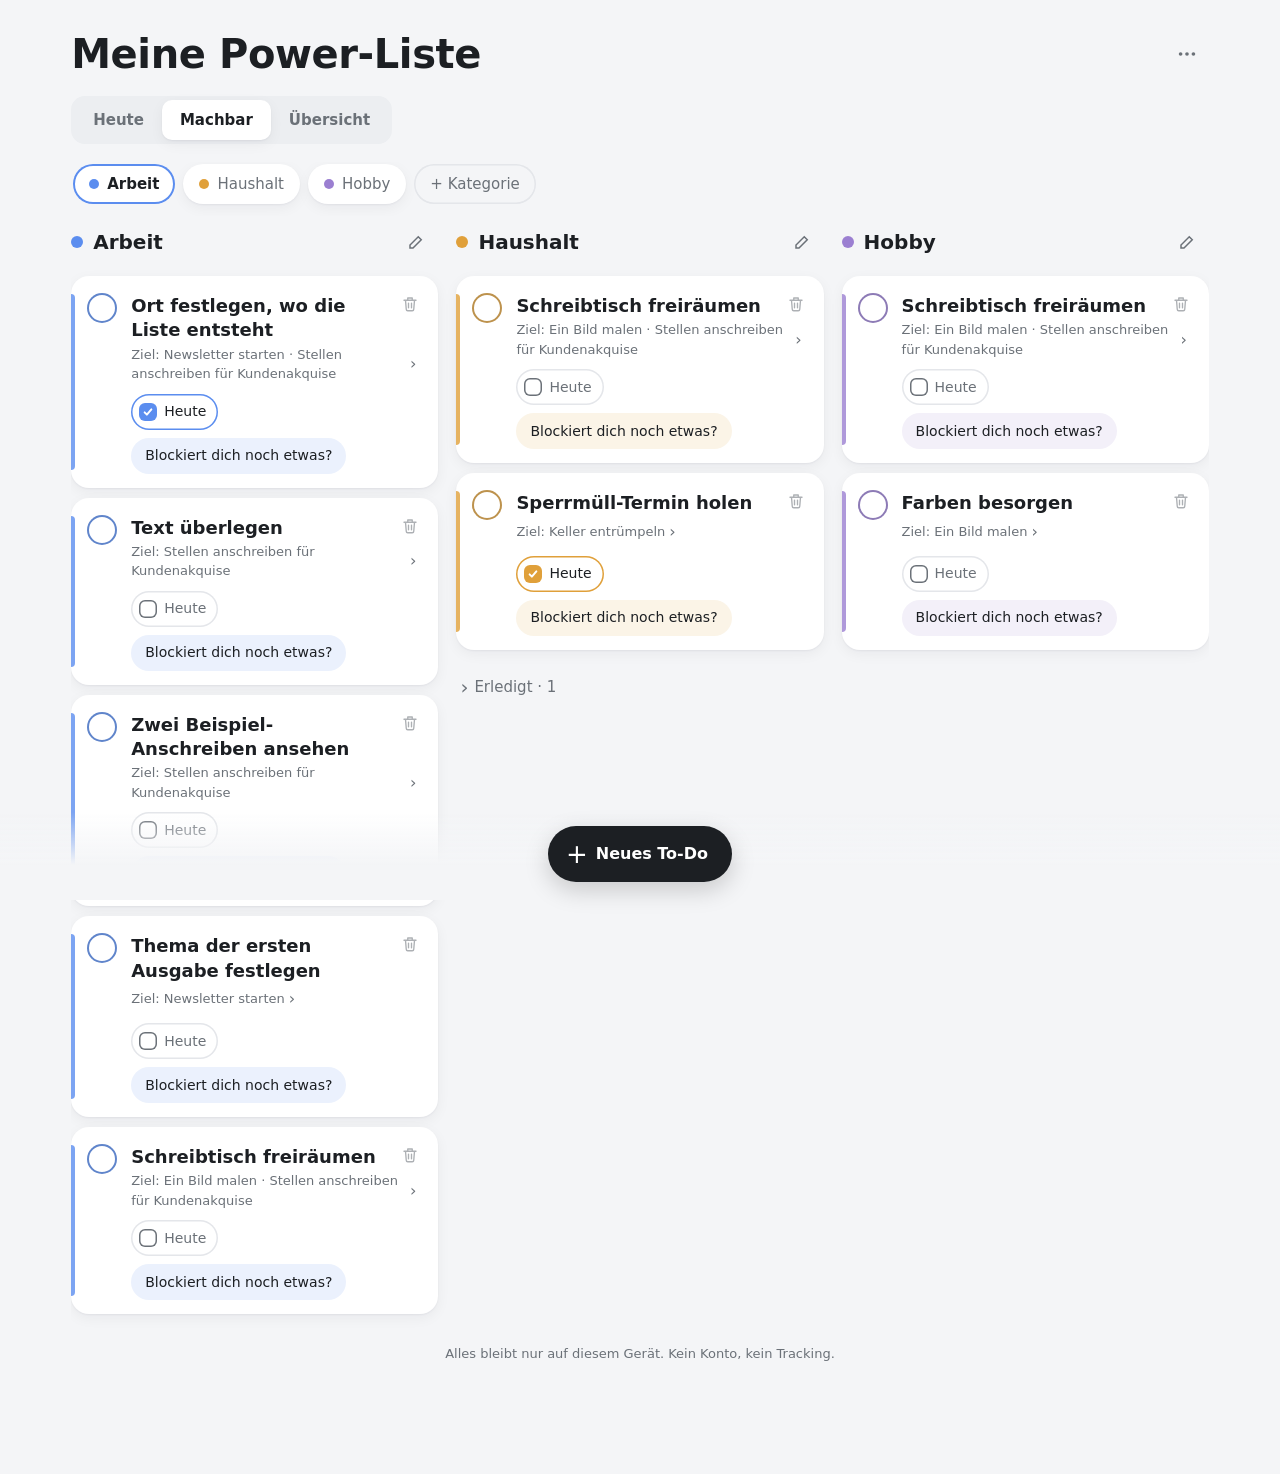
<file: archiv/version-a.html>
<!DOCTYPE html>
<html lang="de">
<head>
<meta charset="utf-8">
<meta name="viewport" content="width=device-width,initial-scale=1">
<title>Meine Power-Liste</title>
<meta name="theme-color" content="#f4f5f7">
<link rel="manifest" href="manifest.webmanifest">
<style>
/* VOICE: Alltagshelfer – ruhig, freundlich, aufgeräumt. Wenig Text, viel Luft.
   IDEA: ein schönes Notizbuch mit Registern – jede Kategorie ist eine Spalte, die man wischt.
   PICTURE: die Karten selbst; runde Häkchen; Fokusmodus als ruhige Vollbildfläche in Kategoriefarbe.
   COLOUR and TYPE: helles Grau-Weiß, tiefe Tinte, Kategorien als sanfte Farbtöne; abgerundete Systemschrift (offline).
   LAYOUT: Titel, kleiner Umschalter, Kategorie-Register, Spalten, fester Plus-Knopf unten. */
:root{color-scheme:light dark;
--bg:light-dark(#f4f5f7,#141618);--card:light-dark(#fff,#1e2124);--ink:light-dark(#1c1f23,#eceef0);--mute:light-dark(#6b7178,#9aa1a8);
--line:light-dark(#e4e6ea,#2c3035);--soft:light-dark(#eceef1,#25292d);--acc:light-dark(#1c1f23,#eceef0);--accInk:light-dark(#fff,#141618);
--shadow:0 1px 2px rgb(20 25 30/.05),0 4px 14px rgb(20 25 30/.05)}
:root[data-theme=light]{color-scheme:light}:root[data-theme=dark]{color-scheme:dark}
*{box-sizing:border-box;min-width:0}
body{margin:0;background:var(--bg);color:var(--ink);font:17px/1.5 ui-rounded,"SF Pro Rounded","Nunito","Segoe UI",system-ui,sans-serif;overflow-x:clip;-webkit-tap-highlight-color:transparent}
button,input,select{font:inherit;color:inherit}
button{cursor:pointer;border:0;background:none;padding:0}
:focus-visible{outline:3px solid color-mix(in srgb,var(--c,#5b8def) 70%,transparent);outline-offset:2px;border-radius:12px}
.wrap{max-width:1240px;margin:0 auto;padding:0 max(4vw,16px)}
/* Kopf */
header{padding:28px 0 6px;display:flex;align-items:center;gap:12px;flex-wrap:wrap}
.name{flex:1 1 240px;font-size:clamp(28px,5vw,40px);font-weight:700;letter-spacing:-.01em;border:0;background:transparent;padding:4px 8px;margin-left:-8px;border-radius:12px;line-height:1.1}
.name:hover{background:var(--soft)}.name:focus{outline:none;background:var(--card);box-shadow:var(--shadow)}
.iconbtn{width:44px;height:44px;border-radius:50%;display:grid;place-items:center;color:var(--mute)}
.iconbtn:hover{background:var(--soft)}
.inbox{height:36px;padding:0 14px;border-radius:18px;background:var(--card);box-shadow:var(--shadow);font-size:15px;color:var(--mute)}
.inbox b{color:var(--ink)}
.switch{display:inline-flex;background:var(--soft);border-radius:14px;padding:4px;margin:10px 0 18px}
.switch button{min-height:40px;padding:0 18px;border-radius:10px;font-size:15px;font-weight:600;color:var(--mute)}
.switch button[aria-pressed=true]{background:var(--card);color:var(--ink);box-shadow:var(--shadow)}
/* Register */
.tabs{display:flex;gap:8px;overflow-x:auto;padding:2px 2px 12px;scrollbar-width:none}
.tabs::-webkit-scrollbar{display:none}.tabs[hidden]{display:none}
.tab{flex:none;display:flex;align-items:center;gap:8px;height:40px;padding:0 16px;border-radius:20px;background:var(--card);box-shadow:var(--shadow);font-size:15px;color:var(--mute)}
.tab i{width:10px;height:10px;border-radius:50%;background:var(--c)}
.tab[aria-current=true]{color:var(--ink);font-weight:600;box-shadow:inset 0 0 0 2px var(--c)}
.tab.new{background:transparent;box-shadow:inset 0 0 0 1.5px var(--line)}
/* Spalten */
.cols{display:flex;gap:18px;overflow-x:auto;scroll-snap-type:x mandatory;scrollbar-width:none;padding-bottom:120px;align-items:flex-start}
.cols::-webkit-scrollbar{display:none}
.col{flex:0 0 100%;scroll-snap-align:start}
@media(min-width:900px){.col{flex:0 0 min(400px,calc((100% - 36px)/3))}.cols{scroll-snap-type:none}}
.colhead{display:flex;align-items:center;gap:10px;margin:4px 0 12px}
.colhead h2{margin:0;font-size:20px;display:flex;align-items:center;gap:10px}
.colhead h2 i{width:12px;height:12px;border-radius:50%;background:var(--c)}
.colhead button{margin-left:auto}
.list{display:grid;gap:10px}
.empty{padding:28px 18px;text-align:center;color:var(--mute);border-radius:18px;background:color-mix(in srgb,var(--c) 6%,transparent);font-size:15px}
/* Karte */
.card{display:flex;gap:14px;align-items:flex-start;background:var(--card);border-radius:18px;padding:16px 16px 14px;box-shadow:var(--shadow);cursor:pointer;position:relative;transition:transform .25s,opacity .25s}
.card::after{content:'';position:absolute;left:0;top:18px;bottom:18px;width:4px;border-radius:0 4px 4px 0;background:var(--c);opacity:.8}
.card:hover{transform:translateY(-1px)}
.card h3{margin:2px 0 2px;font-size:18px;font-weight:600;line-height:1.35}
.card .goal{margin:0;font-size:13px;color:var(--mute)}
.card .ask{margin-top:10px;min-height:36px;padding:0 14px;border-radius:18px;background:color-mix(in srgb,var(--c) 12%,var(--card));font-size:14px;color:var(--ink)}
.card .ask:hover{background:color-mix(in srgb,var(--c) 22%,var(--card))}
.card.leaving{opacity:0;transform:translateY(8px)}
.check{flex:none;width:30px;height:30px;border-radius:50%;box-shadow:inset 0 0 0 2px color-mix(in srgb,var(--c) 70%,var(--mute));display:grid;place-items:center;margin-top:1px;transition:background .2s}
.check svg{width:16px;height:16px;opacity:0;color:#fff}
.check:hover{background:color-mix(in srgb,var(--c) 15%,transparent)}
.check[aria-checked=true]{background:var(--c);box-shadow:none}.check[aria-checked=true] svg{opacity:1}
details.done{margin-top:18px}
details.done summary{list-style:none;cursor:pointer;color:var(--mute);font-size:15px;padding:8px 4px;display:flex;gap:6px;align-items:center}
details.done summary::-webkit-details-marker{display:none}
details.done summary::before{content:'›';display:inline-block;transition:transform .2s;font-size:20px;line-height:1}
details.done[open] summary::before{transform:rotate(90deg)}
.drow{display:flex;gap:12px;align-items:center;padding:8px 6px}
.drow span{color:var(--mute);text-decoration:line-through;text-decoration-color:color-mix(in srgb,var(--mute) 50%,transparent)}
/* Baum */
.tree,.tree ul{list-style:none;margin:0;padding:0}
.tree>li{background:var(--card);border-radius:18px;box-shadow:var(--shadow);padding:8px 8px 8px 10px;margin-bottom:10px}
.tree ul{margin-left:22px;padding-left:12px;border-left:1.5px solid var(--line)}
.row{display:flex;align-items:center;gap:10px;min-height:46px}
.row .t{flex:1;text-align:left;padding:6px 4px;border-radius:8px;line-height:1.35}
.row .t:hover{background:var(--soft)}
.tree>li>.row .t{font-weight:600;font-size:18px}
.row.isdone .t{color:var(--mute);text-decoration:line-through}
.row .tag{font-size:12px;color:var(--mute);background:var(--soft);border-radius:10px;padding:1px 8px}
.mini{width:36px;height:36px;border-radius:50%;color:var(--mute);display:grid;place-items:center;font-size:20px;flex:none}
.mini:hover{background:var(--soft);color:var(--ink)}
.chev svg{transition:transform .2s}.chev[aria-expanded=true] svg{transform:rotate(90deg)}
.pbar{height:4px;border-radius:2px;background:var(--soft);margin:2px 8px 6px 40px;overflow:hidden}.pbar i{display:block;height:100%;background:var(--c);border-radius:2px;transition:width .5s}
/* Plus */
.dock{position:fixed;left:0;right:0;bottom:0;display:flex;justify-content:center;padding:14px 0 calc(18px + env(safe-area-inset-bottom));pointer-events:none;background:linear-gradient(transparent,var(--bg) 60%)}
.plus{pointer-events:auto;height:56px;padding:0 24px 0 18px;border-radius:28px;background:var(--acc);color:var(--accInk);display:flex;gap:8px;align-items:center;font-weight:600;font-size:16px;box-shadow:0 8px 24px rgb(0 0 0/.18)}
.plus span{font-size:26px;line-height:1;font-weight:400}
/* Fokusmodus */
#focus{position:fixed;inset:0;z-index:30;background:color-mix(in srgb,var(--c) 16%,var(--bg));display:flex;flex-direction:column;overflow:auto}
#focus[hidden]{display:none}
.ftop{display:flex;align-items:center;justify-content:space-between;padding:20px max(5vw,18px)}
.ftop small{font-size:13px;font-weight:700;letter-spacing:.14em;color:color-mix(in srgb,var(--c) 60%,var(--ink))}
.fmain{flex:1;width:min(600px,100%);margin:0 auto;padding:4vh 22px 40px;display:flex;flex-direction:column;justify-content:center;gap:18px}
.fmain .goal{margin:0;color:var(--mute);font-size:15px}
.fmain h1{margin:0;font-size:clamp(28px,6vw,44px);line-height:1.12;letter-spacing:-.01em;text-wrap:balance}
.bigcheck{display:flex;align-items:center;gap:14px;margin-top:8px;align-self:flex-start;padding:6px 18px 6px 6px;border-radius:40px;background:var(--card);box-shadow:var(--shadow);font-size:16px;color:var(--mute)}
.bigcheck .check{width:48px;height:48px}.bigcheck .check svg{width:24px;height:24px}
.before{display:grid;gap:6px}
.before p{margin:0;color:var(--mute);font-size:14px}
.before .drow{background:color-mix(in srgb,var(--card) 70%,transparent);border-radius:14px;padding:8px 12px}
.before .drow span{text-decoration:none;color:var(--ink)}
.softbtn{align-self:flex-start;min-height:44px;padding:0 18px;border-radius:22px;background:color-mix(in srgb,var(--card) 70%,transparent);font-size:15px}
.fbot{display:flex;justify-content:center;padding:18px 0 calc(28px + env(safe-area-inset-bottom))}
/* Popup */
#modal{position:fixed;inset:0;z-index:40;background:rgb(15 18 22/.32);display:flex;align-items:center;justify-content:center;padding:16px}
#modal[hidden]{display:none}
.box{background:var(--card);border-radius:24px;padding:24px;width:min(480px,100%);max-height:90vh;overflow:auto;box-shadow:0 24px 60px rgb(0 0 0/.22)}
@media(max-width:600px){#modal{align-items:flex-end;padding:0}.box{border-radius:24px 24px 0 0;width:100%;padding-bottom:calc(24px + env(safe-area-inset-bottom))}}
.box h2{margin:0 0 14px;font-size:20px}
.box p{margin:6px 0;color:var(--mute);font-size:15px}
.field{width:100%;min-height:52px;padding:12px 14px;border-radius:14px;border:1.5px solid var(--line);background:var(--bg);font-size:17px}
.field:focus{outline:none;border-color:var(--ink)}
.lbl{display:block;margin:16px 0 6px;font-size:14px;color:var(--mute)}
.seg{display:flex;gap:6px;background:var(--soft);border-radius:14px;padding:4px;margin-top:14px}
.seg label{flex:1;text-align:center;min-height:42px;display:grid;place-items:center;border-radius:10px;font-size:15px;cursor:pointer;color:var(--mute);padding:4px 6px;line-height:1.2}
.seg input{position:absolute;opacity:0;pointer-events:none}
.seg label:has(input:checked){background:var(--card);color:var(--ink);font-weight:600;box-shadow:var(--shadow)}
.seg label:has(input:focus-visible){outline:3px solid #5b8def}
.box:has(#w-goal:checked) .only-sub{display:none}
.box:has(#w-sub:checked) .only-goal{display:none}
.btns{display:flex;gap:8px;justify-content:flex-end;margin-top:22px;flex-wrap:wrap}
.btn{min-height:48px;padding:0 20px;border-radius:14px;font-weight:600;background:var(--soft)}
.btn.pri{background:var(--acc);color:var(--accInk)}
.btn.ghost{background:none;color:var(--mute);font-weight:500}
.lrow{display:flex;align-items:center;gap:6px;padding:6px 6px 6px 12px;border-radius:12px;background:var(--bg);margin-bottom:6px;font-size:15px}
.lrow span{flex:1}
.link{color:var(--mute);font-size:15px;min-height:40px;padding:0 4px;text-decoration:underline;text-underline-offset:3px}
.sw{display:flex;gap:10px;flex-wrap:wrap;margin-top:8px}
.sw label{width:40px;height:40px;border-radius:50%;background:var(--c);cursor:pointer;display:grid;place-items:center}
.sw input{position:absolute;opacity:0}
.sw label:has(input:checked){box-shadow:0 0 0 3px var(--card),0 0 0 5px var(--c)}
.opt{display:flex;gap:12px;align-items:center;min-height:48px;font-size:16px}
.opt input{width:20px;height:20px}
#toast{position:fixed;left:50%;bottom:92px;transform:translateX(-50%);z-index:50;background:var(--ink);color:var(--bg);padding:8px 8px 8px 18px;border-radius:16px;display:flex;gap:10px;align-items:center;font-size:15px;width:max-content;max-width:calc(100% - 24px)}
#toast[hidden]{display:none}#toast span{flex:1}#toast button{min-height:38px;padding:0 12px;border-radius:10px;background:rgb(127 127 127/.25)}
.acts{display:flex;gap:8px;flex-wrap:wrap;align-items:center;margin-top:10px}
.acts .ask{margin-top:0}
.today{display:inline-flex;align-items:center;gap:7px;min-height:36px;padding:0 12px 0 8px;border-radius:18px;font-size:14px;color:var(--mute);box-shadow:inset 0 0 0 1.5px var(--line)}
.today i{width:18px;height:18px;border-radius:6px;box-shadow:inset 0 0 0 1.5px var(--mute);display:grid;place-items:center}
.today i svg{width:12px;height:12px;opacity:0;color:#fff}
.today[aria-checked=true]{color:var(--ink);box-shadow:inset 0 0 0 1.5px var(--c)}
.today[aria-checked=true] i{background:var(--c);box-shadow:none}.today[aria-checked=true] i svg{opacity:1}
.card .wait{margin:4px 0 0;font-size:13px;color:var(--mute)}
.daywrap{max-width:620px;padding-bottom:120px}
.dayhead{margin:4px 0 14px;color:var(--mute);font-size:15px}
.prelist{display:grid;gap:6px}
.prerow{display:flex;gap:2px;align-items:center;padding-left:calc(var(--l,0)*26px);position:relative}
.prerow:not([data-l="0"])::before{content:'';position:absolute;left:calc(var(--l)*26px - 16px);top:4px;height:20px;width:10px;border-left:1.5px solid var(--mute);border-bottom:1.5px solid var(--mute);border-bottom-left-radius:6px;opacity:.5}
.prerow .field{min-height:46px;padding:10px 12px;font-size:16px;margin-right:4px}
.preadd{margin-top:6px}.prehint{font-size:13px!important;margin:2px 0 0!important}
.trash{position:absolute;top:8px;right:8px;width:40px;height:40px;border-radius:50%;display:grid;place-items:center;color:var(--mute);opacity:.55}
.trash:hover,.trash:focus-visible{opacity:1;background:var(--soft)}
.card h3{padding-right:34px}
.mini.del svg{width:16px;height:16px}.mini.del{opacity:.55}.mini.del:hover{opacity:1}
.drow .mini.del{margin-left:auto}
.grip{flex:none;width:28px;height:46px;display:grid;place-items:center;color:var(--mute);cursor:grab;touch-action:none;opacity:.7}
.prerow.dragging{opacity:.85}.prerow.dragging .field{border-color:var(--ink);box-shadow:var(--shadow)}.prerow.dragging .grip{cursor:grabbing}
.wrow span{text-decoration:none!important;color:var(--ink)!important;padding-left:42px}.wrow small{display:block;color:var(--mute);font-size:13px}
.chain{margin:2px 0 0;font-size:13px;color:var(--mute)}
.chain summary{list-style:none;cursor:pointer;display:inline-flex;gap:4px;align-items:center;min-height:28px;border-radius:8px;padding-right:6px}
.chain summary::-webkit-details-marker{display:none}
.chain summary::after{content:'›';font-size:16px;line-height:1;transition:transform .2s;display:inline-block}
.chain[open] summary::after{transform:rotate(90deg)}
.chain ol{list-style:none;margin:4px 0 8px;padding:8px 12px;border-radius:12px;background:color-mix(in srgb,var(--c) 7%,var(--bg))}
.chain li{position:relative;padding:2px 0 2px 18px;color:var(--ink)}
.chain li::before{content:'';position:absolute;left:4px;top:10px;width:7px;height:7px;border-radius:50%;box-shadow:inset 0 0 0 1.5px var(--c)}
.chain li:not(:last-child)::after{content:'';position:absolute;left:7px;top:19px;bottom:-9px;width:1.5px;background:color-mix(in srgb,var(--c) 40%,transparent)}
.chain li.me{font-weight:600}.chain li.g::before{background:var(--c)}
.tree .mini{opacity:.4;transition:opacity .15s}.tree .row:hover .mini,.tree .mini:focus-visible,.tree .chev{opacity:1}
@media(hover:none){.tree .mini{opacity:.6}}
.today.tmini{min-height:30px;padding:0 9px 0 6px;font-size:12px;gap:5px;flex:none;opacity:.55}
.today.tmini i{width:15px;height:15px;border-radius:5px}.today.tmini i svg{width:10px;height:10px}
.today.tmini[aria-checked=true]{opacity:1}.tree .row:hover .today.tmini{opacity:1}
@media(max-width:480px){.tree .mini.del{display:none}.today.tmini{padding:0 7px}.today.tmini span{display:none}.tree .row{gap:6px}}
.row .tag{flex:none}
.card.hasgrip{padding-left:34px}
.cgrip{position:absolute;left:10px;top:50%;transform:translateY(-50%);width:22px;height:44px;display:grid;place-items:center;color:var(--mute);opacity:.45;cursor:grab;touch-action:none;border-radius:8px}
.cgrip:hover,.cgrip:focus-visible{opacity:1;background:var(--soft)}
.card.dragging{box-shadow:0 12px 30px rgb(0 0 0/.18);transform:scale(1.01);z-index:2}.card.dragging .cgrip{cursor:grabbing}
.next{text-align:center;padding:6px 0 0}
.next .yay{margin:0 0 6px;font-size:14px;color:var(--mute);opacity:.85;letter-spacing:.01em}
.next h2{margin:0 0 22px;font-size:clamp(26px,7vw,34px);line-height:1.15;text-wrap:balance;color:color-mix(in srgb,var(--c) 78%,var(--ink))}
.nbtns{display:grid;grid-template-columns:repeat(3,minmax(0,1fr));gap:8px}
.nbtns .btn{padding:6px 8px;font-size:15px;line-height:1.2;min-height:52px}
.nbtns .btn.pri{background:color-mix(in srgb,var(--c) 72%,#000);color:#fff}
.nbtns .btn.ghost{background:var(--soft)}
@media(max-width:380px){.nbtns .btn{font-size:14px}}
.noanim *,.noanim *::before{transition:none!important;animation:none!important}
.foot{color:var(--mute);font-size:13px;text-align:center;margin:-90px 0 110px}
</style>
</head>
<body>
<div class="wrap">
 <header>
  <input class="name" id="name" aria-label="Name der Liste" autocomplete="off">
  <span id="inboxSlot"></span>
  <button class="iconbtn" data-act="menu" aria-label="Einstellungen"><svg width="22" height="22" viewBox="0 0 24 24" fill="currentColor"><circle cx="5" cy="12" r="2"/><circle cx="12" cy="12" r="2"/><circle cx="19" cy="12" r="2"/></svg></button>
 </header>
 <div class="switch" role="group" aria-label="Ansicht">
  <button data-view="heute">Heute</button><button data-view="jetzt">Machbar</button><button data-view="baum">Übersicht</button>
 </div>
 <nav class="tabs" id="tabs" aria-label="Kategorien"></nav>
 <main class="cols" id="cols"></main>
 <p class="foot">Alles bleibt nur auf diesem Gerät. Kein Konto, kein Tracking.</p>
</div>
<div class="dock"><button class="plus" data-act="add"><span>+</span> Neues To-Do</button></div>
<div id="focus" hidden></div>
<div id="modal" hidden></div>
<div id="toast" role="status" hidden></div>
<script>
{
const KEY='powerliste-v1';
const COLORS=['#5b8def','#e0a03a','#9b7fd1','#4fae8c','#e07a6a','#3fa3b5','#d27fb0','#8a96a3'];
const TICK='<svg viewBox="0 0 16 16" fill="none" stroke="currentColor" stroke-width="2.6" stroke-linecap="round" stroke-linejoin="round"><path d="M3.5 8.5l3 3 6-7"/></svg>';
const TRASH='<svg width="18" height="18" viewBox="0 0 24 24" fill="none" stroke="currentColor" stroke-width="1.8" stroke-linecap="round" stroke-linejoin="round"><path d="M4 7h16M10 11v6M14 11v6M6 7l1 12a2 2 0 0 0 2 2h6a2 2 0 0 0 2-2l1-12M9 7V4h6v3"/></svg>';
const CHEV='<svg width="18" height="18" viewBox="0 0 24 24" fill="none" stroke="currentColor" stroke-width="2.2" stroke-linecap="round"><path d="M9 6l6 6-6 6"/></svg>';
const $=s=>document.querySelector(s);
const esc=s=>String(s??'').replace(/[&<>"']/g,c=>({'&':'&amp;','<':'&lt;','>':'&gt;','"':'&quot;',"'":'&#39;'}[c]));
const uid=()=>Math.random().toString(36).slice(2,9);
const open=new Map();
let S,undoSnap=null,toastT,curCol=0;
const sod=ts=>{const d=new Date(ts);d.setHours(0,0,0,0);return d.getTime()};
// Ein „Tag“ beginnt morgens um 4 Uhr, damit späte Abende noch zum Vortag zählen.
const dayStart=()=>sod(Date.now()-4*36e5)+4*36e5;
function newDay(){if(S.day===undefined)S.day=dayStart();if(S.day===dayStart())return false;const had=all().some(t=>t.today&&!t.done);all().forEach(t=>{t.today=false});S.day=dayStart();save();return had}

function seed(){
 const now=Date.now();
 const t=(id,title,o={})=>({id,t:title,needs:[],soft:[],done:false,goal:false,cat:null,prio:0,created:now,doneAt:null,...o});
 const L=[
  t('g1','Stellen anschreiben für Kundenakquise',{goal:true,cat:'arbeit',needs:['a','b']}),
  t('a','Liste an Stellen anlegen',{needs:['c','desk']}),
  t('c','Ort festlegen, wo die Liste entsteht',{today:true}),
  t('b','Text überlegen',{soft:['ex']}),
  t('ex','Zwei Beispiel-Anschreiben ansehen'),
  t('g2','Newsletter starten',{goal:true,cat:'arbeit',needs:['c','n1']}),
  t('n1','Thema der ersten Ausgabe festlegen'),
  t('desk','Schreibtisch freiräumen',{cat:'haus'}),
  t('g3','Keller entrümpeln',{goal:true,cat:'haus',needs:['k1','k2']}),
  t('k1','Sperrmüll-Termin holen',{today:true}),t('k2','Kisten besorgen',{done:true,doneAt:now-864e5}),
  t('g4','Ein Bild malen',{goal:true,cat:'hobby',needs:['desk','f1']}),
  t('f1','Farben besorgen')];
 const tasks={};L.forEach(x=>tasks[x.id]=x);
 let anim=true;try{anim=!matchMedia('(prefers-reduced-motion: reduce)').matches}catch(e){}
 return{name:'Meine Power-Liste',tasks,cats:[{id:'arbeit',name:'Arbeit',color:'#5b8def'},{id:'haus',name:'Haushalt',color:'#e0a03a'},{id:'hobby',name:'Hobby',color:'#9b7fd1'}],view:'jetzt',inbox:[],anim,day:dayStart()};
}
function load(){try{const r=localStorage.getItem(KEY);if(r){const o=JSON.parse(r);if(o&&o.tasks&&o.cats){o.inbox=o.inbox||[];return o}}}catch(e){}return seed()}
function save(){try{localStorage.setItem(KEY,JSON.stringify(S))}catch(e){}}
const snap=()=>JSON.stringify(S);

/* ---------- Datenlogik (Graph) ----------
   needs = geht ohne das nicht (sperrt), soft = hilft nur. Ein Schritt kann zu mehreren To-Dos gehören. */
const T=id=>S.tasks[id];
const C=id=>S.cats.find(c=>c.id===id);
const all=()=>Object.values(S.tasks);
const openHard=t=>t.needs.filter(n=>T(n)&&!T(n).done);
const parentsAll=id=>all().filter(p=>p.needs.includes(id)||p.soft.includes(id));
const parentsHard=id=>all().filter(p=>p.needs.includes(id));
function goalsOf(id){const out=[],seen=new Set,st=[id];while(st.length){const x=st.pop();if(seen.has(x)||!T(x))continue;seen.add(x);if(T(x).goal&&x!==id)out.push(T(x));parentsAll(x).forEach(p=>st.push(p.id))}return out}
function sub(id){const seen=new Set,st=[id];while(st.length){const x=st.pop();if(seen.has(x)||!T(x))continue;seen.add(x);st.push(...T(x).needs,...T(x).soft)}return seen}
function catsOf(t){const s=new Set;if(t.cat&&C(t.cat))s.add(t.cat);goalsOf(t.id).forEach(g=>{if(g.cat&&C(g.cat))s.add(g.cat)});return[...s]}
const colorOf=t=>{const c=C(catsOf(t)[0]);return c?c.color:'#8a96a3'};
function mk(title,o={}){const t={id:uid(),t:title,needs:[],soft:[],done:false,goal:false,cat:null,prio:0,created:Date.now(),doneAt:null,...o};S.tasks[t.id]=t;return t}
const progress=g=>{const ids=[...sub(g.id)].filter(i=>i!==g.id);const d=ids.filter(i=>T(i).done).length;return ids.length?Math.round(d/ids.length*100):0};
const canPrecede=pid=>{const p=T(pid);return all().filter(x=>!x.done&&x.id!==pid&&!sub(x.id).has(pid)&&!p.needs.includes(x.id)&&!p.soft.includes(x.id))};
const canFollow=id=>all().filter(x=>!x.done&&x.id!==id&&!sub(id).has(x.id)&&!x.needs.includes(id)&&!x.soft.includes(id));
const columns=()=>{const cols=S.cats.map(c=>({...c}));if(all().some(t=>!catsOf(t).length))cols.push({id:'',name:'Ohne Kategorie',color:'#8a96a3'});return cols};
const inCol=(t,cid)=>cid?catsOf(t).includes(cid):!catsOf(t).length;
const byPrio=(a,b)=>b.prio-a.prio||a.created-b.created;
const goalHint=t=>{const g=goalsOf(t.id);return t.goal?'Das ist ein Ziel':g.length?'Ziel: '+g.map(x=>esc(x.t)).join(' · '):''};
// alle Wege vom To-Do hoch bis zu einem Ziel (bei geteilten Schritten mehrere)
function chains(id,seen=new Set()){if(seen.has(id))return[];const s2=new Set(seen).add(id);const t=T(id),ps=parentsAll(id);
 if(!ps.length||(t.goal&&id!==[...seen][0]&&seen.size))return[[id]];
 return ps.flatMap(p=>chains(p.id,s2).map(c=>[id,...c]))}
const chainOpen=new Set();
// Heute an/aus. Beim Anhaken kommen alle offenen Vorher-To-Dos (alle Ebenen) mit; sie merken sich, wer sie mitgenommen hat.
// Beim Abhaken gehen nur die mit raus, die mitgenommen wurden – selbst markierte bleiben.
const nextOrder=()=>Math.max(0,...all().map(x=>x.todayOrder||0))+1;
function setToday(id,on){const t=T(id);let n=0;if(on&&!t.today)t.todayOrder=nextOrder();t.today=on;t.todayBy=null;
 sub(id).forEach(x=>{if(x===id)return;const k=T(x);if(k.done)return;
  if(on&&!k.today){k.today=true;k.todayBy=id;k.todayOrder=nextOrder();n++}
  else if(!on&&k.today&&k.todayBy===id){k.today=false;k.todayBy=null;n++}});
 return n}
function chainBox(t){
 const hint=goalHint(t);if(!hint)return'';if(t.goal)return`<p class="goal">${hint}</p>`;
 const cs=chains(t.id).slice(0,6);
 return`<details class="chain" data-id="${t.id}"${chainOpen.has(t.id)?' open':''}><summary>${hint}</summary>${cs.map(c=>`<ol>${c.map((id,i)=>`<li class="${i===0?'me':''}${T(id).goal?' g':''}">${esc(T(id).t)}</li>`).join('')}</ol>`).join('')}</details>`}
const optList=(L,sel)=>L.map(o=>`<option value="${o.id}"${o.id===sel?' selected':''}>${o.goal?'◆ ':''}${esc(o.t)}</option>`).join('');

/* ---------- Ansichten ---------- */
const checkBtn=(t,c)=>`<button class="check" role="checkbox" aria-checked="${!!t.done}" aria-label="${t.done?'Wieder öffnen':'Abhaken'}: ${esc(t.t)}" data-act="check" data-id="${t.id}" style="--c:${c}">${TICK}</button>`;
function card(t,c,o={}){
 return`<article class="card${o.grip?' hasgrip':''}" data-act="focus" data-id="${t.id}" style="--c:${c}" tabindex="0" aria-label="${esc(t.t)} – im Fokusmodus öffnen">
 ${o.grip?`<button class="cgrip" data-act="grip" data-id="${t.id}" aria-label="${esc(t.t)} verschieben (Pfeiltasten hoch/runter)" title="Ziehen, um die Reihenfolge zu ändern"><svg width="12" height="20" viewBox="0 0 12 20" fill="currentColor"><circle cx="3" cy="4" r="1.5"/><circle cx="9" cy="4" r="1.5"/><circle cx="3" cy="10" r="1.5"/><circle cx="9" cy="10" r="1.5"/><circle cx="3" cy="16" r="1.5"/><circle cx="9" cy="16" r="1.5"/></svg></button>`:''}
 <button class="trash" data-act="del" data-id="${t.id}" aria-label="${esc(t.t)} löschen" title="Löschen">${TRASH}</button>
 ${checkBtn(t,c)}<div><h3>${esc(t.t)}</h3>${chainBox(t)}
 ${openHard(t).length?`<p class="wait">Erst noch: ${openHard(t).map(n=>esc(T(n).t)).join(', ')}</p>`:''}
 <div class="acts"><button class="today" role="checkbox" aria-checked="${!!t.today}" data-act="today" data-id="${t.id}"><i>${TICK}</i>Heute</button><button class="ask" data-act="block" data-id="${t.id}">Blockiert dich noch etwas?</button></div></div></article>`}
function doneBox(L,c){return L.length?`<details class="done"><summary>Erledigt · ${L.length}</summary>${L.map(t=>`<div class="drow">${checkBtn(t,c)}<span>${esc(t.t)}</span><button class="mini del" data-act="del" data-id="${t.id}" aria-label="${esc(t.t)} löschen">${TRASH}</button></div>`).join('')}</details>`:''}
function colJetzt(col){
 const L=all().filter(t=>!t.done&&!openHard(t).length&&inCol(t,col.id)).sort(byPrio);
 const D=all().filter(t=>t.done&&inCol(t,col.id)).sort((a,b)=>b.doneAt-a.doneAt);
 return`<div class="list">${L.length?L.map(t=>card(t,col.color)).join(''):`<div class="empty" style="--c:${col.color}">Hier ist gerade nichts zu tun.</div>`}</div>${doneBox(D,col.color)}`}
function node(t,c,path,lvl,viaSoft){
 const kids=[...t.needs.map(n=>[T(n),0]),...t.soft.map(n=>[T(n),1])].filter(k=>k[0]).sort((a,b)=>a[0].done-b[0].done);
 const key=path+'/'+t.id,isOpen=open.has(key)?open.get(key):lvl>0;
 return`<li><div class="row${t.done?' isdone':''}">${checkBtn(t,c)}<button class="t" data-act="edit" data-id="${t.id}">${esc(t.t)}</button>${viaSoft?'<span class="tag">hilft</span>':''}
 ${t.done?'':`<button class="today tmini" role="checkbox" aria-checked="${!!t.today}" data-act="today" data-id="${t.id}" aria-label="${esc(t.t)} für heute" title="Für heute – mit allen Vorher-To-Dos"><i>${TICK}</i><span>Heute</span></button>`}<button class="mini" data-act="addsub" data-id="${t.id}" aria-label="Vorher-To-Do für ${esc(t.t)} hinzufügen" title="Hier etwas davor einfügen">+</button><button class="mini del" data-act="del" data-id="${t.id}" aria-label="${esc(t.t)} löschen" title="Löschen">${TRASH}</button>
 ${kids.length?`<button class="mini chev" data-act="tog" data-k="${esc(key)}" data-l="${lvl}" aria-expanded="${isOpen}" aria-label="${isOpen?'Zuklappen':(lvl===0?'Alles aufklappen':'Aufklappen')}" title="${lvl===0?(isOpen?'Alles zuklappen':'Alles aufklappen'):''}">${CHEV}</button>`:'<span class="mini"></span>'}</div>
 ${lvl===0&&!t.done?`<div class="pbar" aria-hidden="true"><i style="width:${progress(t)}%"></i></div>`:''}
 ${kids.length&&isOpen?`<ul>${kids.map(([k,s])=>node(k,c,key,lvl+1,s)).join('')}</ul>`:''}</li>`}
function colBaum(col){
 const roots=all().filter(t=>(t.goal||!parentsAll(t.id).length)&&(col.id?t.cat===col.id:!t.cat||!C(t.cat)));
 const L=roots.filter(t=>!t.done).sort(byPrio),D=roots.filter(t=>t.done);
 return`${L.length?`<ul class="tree">${L.map(t=>node(t,col.color,col.id,0)).join('')}</ul>`:`<div class="empty" style="--c:${col.color}">Noch kein Ziel in ${esc(col.name)}.</div>`}${D.length?`<details class="done"><summary>Erreichte Ziele · ${D.length}</summary><ul class="tree">${D.map(t=>node(t,col.color,col.id,1)).join('')}</ul></details>`:''}`}

function viewHeute(){
 const L=all().filter(t=>t.today&&!t.done&&!openHard(t).length).sort((a,b)=>(a.todayOrder??1e12)-(b.todayOrder??1e12)||byPrio(a,b));
 const W=all().filter(t=>t.today&&!t.done&&openHard(t).length).sort(byPrio);
 const D=all().filter(t=>t.today&&t.done&&t.doneAt>=dayStart()).sort((a,b)=>b.doneAt-a.doneAt);
 return`<section class="col daywrap" style="--c:#8a96a3"><p class="dayhead">${new Date().toLocaleDateString('de-DE',{weekday:'long',day:'numeric',month:'long'})}</p>
 <div class="list" id="daylist">${L.length?L.map(t=>card(t,colorOf(t),{grip:true})).join(''):`<div class="empty">${W.length?'Gerade ist nichts frei.':'Noch nichts für heute.<br>Hake in „Machbar“ bei einer Karte „Heute“ an.'}</div>`}</div>
 ${W.length?`<details class="done"><summary>Danach dran · ${W.length}</summary>${W.map(t=>`<div class="drow wrow"><span>${esc(t.t)}<small>erst: ${openHard(t).map(n=>esc(T(n).t)).join(', ')}</small></span></div>`).join('')}</details>`:''}
 ${D.length?`<details class="done"><summary>Heute geschafft · ${D.length}</summary>${D.map(t=>`<div class="drow">${checkBtn(t,colorOf(t))}<span>${esc(t.t)}</span></div>`).join('')}</details>`:''}</section>`}
function render(){
 document.body.classList.toggle('noanim',!S.anim);
 const nm=$('#name');if(document.activeElement!==nm)nm.value=S.name;document.title=S.name||'Meine Liste';
 document.querySelectorAll('[data-view]').forEach(b=>b.setAttribute('aria-pressed',b.dataset.view===S.view));
 $('#inboxSlot').innerHTML=S.inbox.length?`<button class="inbox" data-act="inbox">Später einsortieren · <b>${S.inbox.length}</b></button>`:'';
 const cols=columns();curCol=Math.max(0,Math.min(curCol,cols.length-1));
 $('#tabs').hidden=S.view==='heute';
 if(S.view==='heute'){$('#cols').innerHTML=viewHeute();if(!$('#focus').hidden)renderFocus();return}
 $('#tabs').innerHTML=cols.map((c,i)=>`<button class="tab" data-act="gocol" data-i="${i}" style="--c:${c.color}" aria-current="${i===curCol}"><i></i>${esc(c.name)}</button>`).join('')+`<button class="tab new" data-act="newcat">+ Kategorie</button>`;
 const el=$('#cols'),x=el.scrollLeft;
 el.innerHTML=cols.map(c=>`<section class="col" style="--c:${c.color}" aria-label="${esc(c.name)}"><div class="colhead"><h2><i></i>${esc(c.name)}</h2>${c.id?`<button class="iconbtn" data-act="editcat" data-id="${c.id}" aria-label="Kategorie ${esc(c.name)} bearbeiten"><svg width="18" height="18" viewBox="0 0 24 24" fill="none" stroke="currentColor" stroke-width="2" stroke-linecap="round"><path d="M4 20h4L19 9l-4-4L4 16z"/></svg></button>`:''}</div>${S.view==='baum'?colBaum(c):colJetzt(c)}</section>`).join('');
 el.scrollLeft=x;
 if(!$('#focus').hidden)renderFocus();
}
$('#cols').addEventListener('scroll',()=>{const el=$('#cols'),w=el.firstElementChild?.offsetWidth||1;const i=Math.round(el.scrollLeft/(w+18));if(i!==curCol){curCol=i;document.querySelectorAll('.tab[data-i]').forEach(b=>b.setAttribute('aria-current',+b.dataset.i===i))}},{passive:true});
function goCol(i){curCol=i;const el=$('#cols'),c=el.children[i];if(c)el.scrollTo({left:c.offsetLeft-el.offsetLeft,behavior:S.anim?'smooth':'auto'});document.querySelectorAll('.tab[data-i]').forEach(b=>b.setAttribute('aria-current',+b.dataset.i===i))}

/* ---------- Fokusmodus ---------- */
let focusId=null;
function openFocus(id){focusId=id;$('#focus').hidden=false;document.body.style.overflow='hidden';renderFocus();setTimeout(()=>$('#focus .bigcheck .check')?.focus(),30)}
function closeFocus(){$('#focus').hidden=true;document.body.style.overflow='';focusId=null;render()}
function renderFocus(){
 const t=T(focusId);if(!t){closeFocus();return}
 const c=colorOf(t),before=openHard(t).map(T);
 const f=$('#focus');f.style.setProperty('--c',c);
 f.innerHTML=`<div class="ftop"><small>FOKUSMODUS</small><button class="iconbtn" data-act="closefocus" aria-label="Fokusmodus schließen"><svg width="22" height="22" viewBox="0 0 24 24" fill="none" stroke="currentColor" stroke-width="2.2" stroke-linecap="round"><path d="M6 6l12 12M18 6L6 18"/></svg></button></div>
 <div class="fmain">${goalHint(t)?`<p class="goal">${goalHint(t)}</p>`:''}<h1>${esc(t.t)}</h1>
 ${before.length?`<div class="before"><p>Vorher noch:</p>${before.map(n=>`<div class="drow">${checkBtn(n,c)}<span>${esc(n.t)}</span></div>`).join('')}</div>`:''}
 <div class="bigcheck">${checkBtn(t,c)}<span>${t.done?'Geschafft':'Abhaken, wenn es geschafft ist'}</span></div>
 ${t.done?'':`<button class="softbtn" data-act="block" data-id="${t.id}">Merkst du gerade, dass vorher noch etwas fehlt?</button>`}</div>
 <div class="fbot"><button class="plus" data-act="quick"><span>+</span> Neues To-Do</button></div>`}

/* ---------- Popup & Hinweis ---------- */
function modal(html){
 return new Promise(res=>{
  const m=$('#modal'),prev=document.activeElement;
  $('#toast').hidden=true;
  m.innerHTML=`<div class="box" role="dialog" aria-modal="true">${html}</div>`;m.hidden=false;
  (m.querySelector('input.field')||m.querySelector('.btn.pri')||m.querySelector('button'))?.focus();
  const close=v=>{const vals={_pre:[...m.querySelectorAll('.prerow')].map(r=>({t:r.querySelector('input').value.trim(),l:+r.dataset.l})).filter(x=>x.t)};m.querySelectorAll('[name]').forEach(el=>{if(el.type==='radio'){if(el.checked)vals[el.name]=el.value}else if(el.type==='checkbox')vals[el.name]=el.checked;else vals[el.name]=el.value.trim()});
   m.hidden=true;m.innerHTML='';m.onclick=null;document.removeEventListener('keydown',kd);prev?.focus?.();res({v,vals})};
  const kd=e=>{if(e.key==='Escape')close(null);if(e.key!=='Enter'||!e.target.matches('input.field'))return;e.preventDefault();
   const pre=m.querySelector('.prelist');
   if(pre&&e.target.name==='text'){addRow(pre,null,0);return}
   if(pre&&e.target.matches('.pre')&&e.target.value.trim()){const r=e.target.closest('.prerow');addRow(pre,r,+r.dataset.l);return}
   const p=m.querySelector('.btn.pri');if(p)close(p.dataset.v)};
  document.addEventListener('keydown',kd);
  m.onclick=e=>{const rb=e.target.closest('[data-row]');if(rb){rowAct(rb);return}const b=e.target.closest('[data-v]');if(b)close(b.dataset.v);else if(e.target===m)close(null)};
 })}
/* Vorher-Liste im Popup: Einrückung = kommt vor dem Eintrag darüber */
const preRow=l=>`<div class="prerow" data-l="${l}" style="--l:${l}"><span class="grip" aria-hidden="true" title="Ziehen: hoch/runter = Reihenfolge, links/rechts = Ebene"><svg width="14" height="20" viewBox="0 0 14 20" fill="currentColor"><circle cx="4" cy="4" r="1.6"/><circle cx="10" cy="4" r="1.6"/><circle cx="4" cy="10" r="1.6"/><circle cx="10" cy="10" r="1.6"/><circle cx="4" cy="16" r="1.6"/><circle cx="10" cy="16" r="1.6"/></svg></span><input class="field pre" placeholder="${l?'Und davor?':'z. B. Einkaufen'}" autocomplete="off" aria-label="Vorher-To-Do"><button type="button" class="mini" data-row="ind" title="Kommt davor (einrücken)" aria-label="Kommt vor dem Eintrag darüber">↳</button><button type="button" class="mini" data-row="up" aria-label="Nach oben">↑</button><button type="button" class="mini" data-row="rm" aria-label="Entfernen">×</button></div>`;
function fixLevels(list){let prev=-1;list.querySelectorAll('.prerow').forEach(r=>{let l=Math.min(+r.dataset.l,prev+1);r.dataset.l=l;r.style.setProperty('--l',l);r.querySelector('input').placeholder=l?'Und davor?':'z. B. Einkaufen';prev=l})}
function addRow(list,after,l){const tmp=document.createElement('div');tmp.innerHTML=preRow(l);const r=tmp.firstElementChild;if(after)after.after(r);else list.append(r);fixLevels(list);r.querySelector('input').focus()}
function rowAct(b){const list=$('#modal .prelist'),r=b.closest('.prerow'),a=b.dataset.row;
 if(a==='add'){addRow(list,null,0);return}
 if(a==='rm'){const n=r.nextElementSibling||r.previousElementSibling;r.remove();fixLevels(list);(n?.querySelector('input')||$('#modal .preadd'))?.focus();return}
 if(a==='up'){const p=r.previousElementSibling;if(p){p.before(r);fixLevels(list)}r.querySelector('input').focus();return}
 if(a==='ind'){const p=r.previousElementSibling,max=p?+p.dataset.l+1:0,l=+r.dataset.l;r.dataset.l=l<max?l+1:0;fixLevels(list);r.querySelector('input').focus()}}
// Ziehen mit Maus oder Finger: senkrecht = Reihenfolge, waagerecht = Ebene (kommt davor)
document.addEventListener('pointerdown',e=>{
 const g=e.target.closest('#modal .grip');if(!g)return;e.preventDefault();
 const r=g.closest('.prerow'),list=r.parentElement,x0=e.clientX,l0=+r.dataset.l;
 r.classList.add('dragging');
 const move=ev=>{const y=ev.clientY;let placed=false;
  for(const o of list.querySelectorAll('.prerow')){if(o===r)continue;const b=o.getBoundingClientRect();if(y<b.top+b.height/2){o.before(r);placed=true;break}}
  if(!placed)list.append(r);
  r.dataset.l=Math.max(0,l0+Math.round((ev.clientX-x0)/26));fixLevels(list)};
 const up=()=>{r.classList.remove('dragging');removeEventListener('pointermove',move);removeEventListener('pointerup',up);removeEventListener('pointercancel',up);fixLevels(list)};
 addEventListener('pointermove',move);addEventListener('pointerup',up);addEventListener('pointercancel',up)});
// Heute: Karten per Griff ziehen (Maus/Finger) oder mit Pfeiltasten verschieben
function saveDayOrder(){const list=$('#daylist');if(!list)return;[...list.querySelectorAll('.card')].forEach((c,i)=>{T(c.dataset.id).todayOrder=i+1});save()}
document.addEventListener('pointerdown',e=>{
 const g=e.target.closest('.cgrip');if(!g)return;e.preventDefault();
 const card=g.closest('.card'),list=card.parentElement;card.classList.add('dragging');
 const move=ev=>{const y=ev.clientY;let placed=false;
  for(const o of list.querySelectorAll('.card')){if(o===card)continue;const b=o.getBoundingClientRect();if(y<b.top+b.height/2){if(o.previousElementSibling!==card)o.before(card);placed=true;break}}
  if(!placed&&list.lastElementChild!==card)list.append(card)};
 const up=()=>{card.classList.remove('dragging');removeEventListener('pointermove',move);removeEventListener('pointerup',up);removeEventListener('pointercancel',up);saveDayOrder();render()};
 addEventListener('pointermove',move);addEventListener('pointerup',up);addEventListener('pointercancel',up)});
document.addEventListener('keydown',e=>{const g=e.target.closest&&e.target.closest('.cgrip');if(!g||(e.key!=='ArrowUp'&&e.key!=='ArrowDown'))return;e.preventDefault();
 const card=g.closest('.card');if(e.key==='ArrowUp'&&card.previousElementSibling)card.previousElementSibling.before(card);if(e.key==='ArrowDown'&&card.nextElementSibling)card.nextElementSibling.after(card);
 saveDayOrder();render();document.querySelector(`.cgrip[data-id="${card.dataset.id}"]`)?.focus()});
const preBlock=()=>`<label class="lbl">Was musst du vorher machen, um das erledigen zu können?</label><div class="prelist"></div><button type="button" class="link preadd" data-row="add">+ Vorher-To-Do</button><p class="prehint">Darf leer bleiben. Ziehen am Griff oder ↳: ein Eintrag kommt vor den darüber.</p>`;
function createPre(root,list,today){const stack=[root];list.forEach(({t,l})=>{const d=Math.min(l,stack.length-1);const n=mk(t,{today});attach(stack[d],n,'hard');stack.length=d+1;stack.push(n)})}
const btn=(v,l,c='')=>`<button type="button" class="btn ${c}" data-v="${v}">${l}</button>`;
function toast(msg,undo){const t=$('#toast');clearTimeout(toastT);t.innerHTML=`<span>${msg}</span>${undo?'<button id="undo">Rückgängig</button>':''}`;t.hidden=false;
 if(undo)$('#undo').onclick=()=>{S=JSON.parse(undoSnap);save();render();t.hidden=true};toastT=setTimeout(()=>t.hidden=true,7000)}
const kindSeg=(def='hard')=>`<div class="seg" role="radiogroup" aria-label="Wie wichtig vorher?"><label><input type="radio" name="kind" value="hard"${def==='hard'?' checked':''}>Geht sonst nicht</label><label><input type="radio" name="kind" value="help"${def==='help'?' checked':''}>Würde nur helfen</label></div>`;
const catSel=sel=>`<select class="field" name="cat">${S.cats.map(c=>`<option value="${c.id}"${c.id===sel?' selected':''}>${esc(c.name)}</option>`).join('')}<option value=""${!sel?' selected':''}>Ohne Kategorie</option></select>`;
function attach(p,n,kind){if(kind==='help')p.soft.push(n.id);else{p.needs.push(n.id);n.prio=Math.max(n.prio,p.prio+1)}}

/* ---------- Abläufe ---------- */
async function check(id){
 const t=T(id);undoSnap=snap();
 if(t.done){t.done=false;t.doneAt=null;save();render();return}
 const freed=parentsHard(id).filter(p=>!p.done&&openHard(p).length===1);
 const el=document.querySelector(`#cols .card[data-id="${id}"]`);
 if(el&&S.anim){el.querySelector('.check').setAttribute('aria-checked','true');el.classList.add('leaving');await new Promise(r=>setTimeout(r,320))}
 t.done=true;t.doneAt=Date.now();save();render();
 for(const p of freed){
  const r=await modal(`<div class="next" style="--c:${colorOf(p)}"><p class="yay">Cool, geschafft! Next!</p><h2>${esc(p.t)}</h2>
   <div class="nbtns">${btn('later','Später','ghost')}${btn('go','Jetzt machen','pri')}${btn('more','Vorher fehlt noch etwas')}</div></div>`);
  if(r.v==='go'){openFocus(p.id);break}
  if(r.v==='more')await blocker(p.id);
 }}
async function blocker(id){
 const t=T(id),opts=canPrecede(id);
 const r=await modal(`<h2>Was muss vorher passieren?</h2><p>Für: ${esc(t.t)}</p>
  <input class="field" name="text" placeholder="z. B. Erst klären, wer zuständig ist" autocomplete="off" aria-label="Was muss vorher passieren?">
  ${opts.length?`<details style="margin-top:10px"><summary class="link" style="cursor:pointer">Oder ein To-Do wählen, das schon da ist</summary><select class="field" name="link" style="margin-top:8px"><option value="">–</option>${optList(opts)}</select></details>`:''}
  ${kindSeg()}<div class="btns">${btn('','Nichts, ich kann loslegen','ghost')}${btn('ok','Hinzufügen','pri')}</div>`);
 if(r.v!=='ok')return;
 const before=snap(),n=r.vals.link?T(r.vals.link):r.vals.text?mk(r.vals.text):null;if(!n)return;
 attach(t,n,r.vals.kind);if(t.today&&r.vals.kind!=='help')n.today=true;undoSnap=before;save();render();
 toast(r.vals.kind==='help'?'Notiert – sperrt nichts.':'Kommt vorher und steht jetzt oben.',true)}
async function addTask({text='',parent=null,mode=null}={}){
 const col=columns()[curCol],ctx=parent||(focusId&&T(focusId)?focusId:null);
 const parents=all().filter(x=>!x.done);
 const asSub=mode?mode==='sub':!!ctx;
 const def=ctx||(parents.find(p=>p.goal&&col&&inCol(p,col.id))||{}).id;
 const r=await modal(`<h2>Neues To-Do</h2>
  <input class="field" name="text" value="${esc(text)}" placeholder="Was ist zu tun?" autocomplete="off" aria-label="Was ist zu tun?">
  <div class="seg"><label><input type="radio" id="w-goal" name="what" value="goal"${asSub?'':' checked'}>Neues Ziel</label><label><input type="radio" id="w-sub" name="what" value="sub"${asSub?' checked':''}>Unter-To-Do</label></div>
  <div class="only-goal"><label class="lbl">Kategorie</label>${catSel(col&&col.id||'')}</div>
  <div class="only-sub"><label class="lbl">Kommt vor</label><select class="field" name="parent">${optList(parents,def)}</select>
  ${parent&&T(parent)&&T(parent).needs.length?`<label class="opt"><input type="checkbox" name="between"> Dazwischen einfügen – was bisher vor „${esc(T(parent).t)}“ kam, kommt dann vor das neue</label>`:''}</div>
  ${preBlock()}
  <div class="btns">${btn('','Abbrechen','ghost')}${btn('ok','Hinzufügen','pri')}</div>`);
 if(r.v!=='ok'||!r.vals.text)return false;
 undoSnap=snap();
 const today=S.view==='heute',pre=r.vals._pre;let n;
 if(r.vals.what==='goal'){n=mk(r.vals.text,{goal:true,cat:r.vals.cat||null,today})}
 else{const p=T(r.vals.parent);if(!p)return false;n=mk(r.vals.text,{today});
  if(r.vals.between&&p.id===parent){n.needs.push(...p.needs);p.needs=[]}
  attach(p,n,'hard')}
 createPre(n,pre,today);
 toast(pre.length?`Angelegt – mit ${pre.length} Vorher-To-Do${pre.length>1?'s':''}.`:(r.vals.what==='goal'?'Neues Ziel angelegt.':'Angelegt.'),true);
 save();render();return true}
async function quick(){
 const r=await modal(`<h2>Neues To-Do</h2><p>Schreib es kurz auf. Danach geht’s hier weiter.</p>
  <input class="field" name="text" placeholder="Was ist dir eingefallen?" autocomplete="off" aria-label="Was ist dir eingefallen?">
  <div class="btns">${btn('now','Direkt einsortieren')}${btn('later','Später einsortieren','pri')}</div>`);
 if(!r.v||!r.vals.text)return;
 if(r.v==='later'){undoSnap=snap();S.inbox.push({id:uid(),t:r.vals.text,ctx:focusId});save();render();toast('Notiert. Weiter geht’s.',true);return}
 await addTask({text:r.vals.text,parent:focusId,mode:'sub'})}
async function inbox(){
 for(;;){
  if(!S.inbox.length)return;
  const r=await modal(`<h2>Später einsortieren</h2><p>Was dir zwischendurch eingefallen ist.</p>
   ${S.inbox.map(i=>`<div class="lrow"><span>${esc(i.t)}</span><button class="btn" data-v="sort:${i.id}" style="min-height:40px">Einsortieren</button><button class="mini" data-v="rm:${i.id}" aria-label="Löschen">×</button></div>`).join('')}
   <div class="btns">${btn('','Fertig','pri')}</div>`);
  if(!r.v)return;
  const[a,iid]=r.v.split(':'),it=S.inbox.find(i=>i.id===iid);if(!it)continue;
  if(a==='rm'){undoSnap=snap();S.inbox=S.inbox.filter(i=>i!==it);save();render();continue}
  const before=snap();
  if(await addTask({text:it.t,parent:it.ctx&&T(it.ctx)?it.ctx:null})){S.inbox=S.inbox.filter(i=>i.id!==iid);undoSnap=before;save();render()}
 }}
async function edit(id){
 const before=snap();
 for(;;){
  const t=T(id);if(!t)return;
  const kids=[...t.needs.map(n=>[n,0]),...t.soft.map(n=>[n,1])].filter(k=>T(k[0]));
  const ps=parentsAll(id);
  const r=await modal(`<h2>Bearbeiten</h2>
   <input class="field" name="text" value="${esc(t.t)}" aria-label="Titel" autocomplete="off">
   ${t.goal?`<label class="lbl">Kategorie</label>${catSel(t.cat||'')}`:''}
   <label class="lbl">Kommt vorher</label>
   ${kids.map(([n,s])=>`<div class="lrow"><span>${esc(T(n).t)}</span><button class="link" data-v="kind:${n}" title="Umschalten">${s?'hilft nur':'geht sonst nicht'}</button><button class="mini" data-v="rmk:${n}" aria-label="Verknüpfung lösen">×</button></div>`).join('')}
   <button class="link" data-v="addk">+ Ein To-Do, das schon da ist, kommt vorher</button>
   ${ps.length?`<label class="lbl">Gehört zu</label>${ps.map(p=>`<div class="lrow"><span>${esc(p.t)}</span><button class="mini" data-v="rmp:${p.id}" aria-label="Verknüpfung lösen">×</button></div>`).join('')}`:''}
   <div><button class="link" data-v="addp">+ Zahlt auch auf ein anderes To-Do ein</button></div>
   <div class="btns">${btn('del','Löschen','ghost')}${btn('ok','Fertig','pri')}</div>`);
  if(r.vals.text)t.t=r.vals.text;if('cat'in r.vals)t.cat=r.vals.cat||null;
  const[a,x]=(r.v||'').split(':');
  if(a==='kind'){if(t.needs.includes(x)){t.needs=t.needs.filter(n=>n!==x);t.soft.push(x)}else{t.soft=t.soft.filter(n=>n!==x);t.needs.push(x)}}
  else if(a==='rmk'){t.needs=t.needs.filter(n=>n!==x);t.soft=t.soft.filter(n=>n!==x);if(T(x)&&!parentsAll(x).length)T(x).goal=true}
  else if(a==='rmp'){const p=T(x);p.needs=p.needs.filter(n=>n!==id);p.soft=p.soft.filter(n=>n!==id);if(!parentsAll(id).length)t.goal=true}
  else if(a==='addk'||a==='addp'){const L=a==='addk'?canPrecede(id):canFollow(id);
   const q=await modal(`<h2>${a==='addk'?'Was kommt vorher?':'Worauf zahlt es noch ein?'}</h2><p>Auch aus anderen Kategorien.</p>${L.length?`<select class="field" name="o">${optList(L)}</select>${kindSeg()}`:'<p>Gerade passt nichts.</p>'}<div class="btns">${btn('','Zurück','ghost')}${L.length?btn('ok','Verknüpfen','pri'):''}</div>`);
   if(q.v==='ok'){if(a==='addk')attach(t,T(q.vals.o),q.vals.kind);else attach(T(q.vals.o),t,q.vals.kind)}}
  else if(a==='del'){const q=await modal(`<h2>„${esc(t.t)}“ löschen?</h2><p>Unter-To-Dos, die nur dazu gehören, verschwinden mit.</p><div class="btns">${btn('','Behalten','ghost')}${btn('ok','Löschen','pri')}</div>`);
   if(q.v==='ok'){del(id);save();render();undoSnap=before;toast('Gelöscht.',true);return}}
  else{save();render();if(snap()!==before){undoSnap=before;toast('Gespeichert.',true)}return}
  save();render();
 }}
function delAsk(id){
 const t=T(id);if(!t)return;undoSnap=snap();
 const before=new Set(Object.keys(S.tasks));del(id);save();render();
 const gone=[...before].filter(x=>!S.tasks[x]).length-1;
 toast(`„${esc(t.t)}“ gelöscht${gone>0?` – mit ${gone} Unter-To-Do${gone>1?'s':''}`:''}.`,true)}
function del(id){
 const strip=x=>{delete S.tasks[x];all().forEach(y=>{y.needs=y.needs.filter(n=>n!==x);y.soft=y.soft.filter(n=>n!==x)})};strip(id);
 let ch=true;while(ch){ch=false;all().forEach(x=>{if(!x.goal&&!parentsAll(x.id).length){strip(x.id);ch=true}})}
 if(focusId===id)closeFocus()}
async function catDialog(id){
 const c=id?C(id):null;
 const r=await modal(`<h2>${c?'Kategorie bearbeiten':'Neue Kategorie'}</h2>
  <input class="field" name="name" value="${esc(c?c.name:'')}" placeholder="z. B. Freund*innen" aria-label="Name" autocomplete="off">
  <label class="lbl">Farbe</label><div class="sw">${COLORS.map((x,i)=>`<label style="--c:${x}" aria-label="Farbe ${i+1}"><input type="radio" name="color" value="${x}"${(c?c.color:COLORS[S.cats.length%COLORS.length])===x?' checked':''}></label>`).join('')}</div>
  <div class="btns">${c?btn('del','Löschen','ghost'):btn('','Abbrechen','ghost')}${btn('ok',c?'Fertig':'Anlegen','pri')}</div>`);
 if(r.v==='del'){undoSnap=snap();S.cats=S.cats.filter(x=>x!==c);all().forEach(t=>{if(t.cat===id)t.cat=null});save();render();toast('Kategorie gelöscht. Die To-Dos sind noch da.',true);return}
 if(r.v!=='ok'||!r.vals.name)return;
 undoSnap=snap();if(c){c.name=r.vals.name;c.color=r.vals.color}else{S.cats.push({id:uid(),name:r.vals.name,color:r.vals.color});curCol=S.cats.length-1}
 save();render();if(!c)goCol(curCol)}
async function menu(){
 const r=await modal(`<h2>Einstellungen</h2><label class="opt"><input type="checkbox" name="anim"${S.anim?' checked':''}> Sanfte Animationen</label>
  <p>Alles bleibt nur auf diesem Gerät. Zum Sichern kannst du deine Daten kopieren.</p>
  <div class="btns">${btn('reset','Beispiel wiederherstellen','ghost')}${btn('copy','Daten kopieren')}${btn('ok','Fertig','pri')}</div>`);
 if(!r.v)return;S.anim=!!r.vals.anim;
 if(r.v==='reset'){undoSnap=snap();S=seed();open.clear();save();render();toast('Beispiel wiederhergestellt.',true);return}
 save();render();
 if(r.v==='copy'){try{await navigator.clipboard.writeText(snap());toast('Kopiert.')}catch(e){toast('Kopieren ging hier nicht.')}}}

/* ---------- Ereignisse ---------- */
document.addEventListener('toggle',e=>{const d=e.target;if(d.matches&&d.matches('details.chain')){d.open?chainOpen.add(d.dataset.id):chainOpen.delete(d.dataset.id)}},true);
document.addEventListener('click',e=>{
 if(!$('#modal').hidden)return;
 if(e.target.closest('details.chain'))return;
 const v=e.target.closest('[data-view]');if(v){S.view=v.dataset.view;save();render();return}
 const b=e.target.closest('[data-act]');if(!b)return;const id=b.dataset.id;
 switch(b.dataset.act){
  case'check':check(id);break;
  case'block':blocker(id);break;
  case'today':{const t=T(id);const n=setToday(id,!t.today);if(n>0&&t.today)toast(`Mit ${n} Vorher-To-Do${n>1?'s':''} in „Heute“.`);save();if(S.view==='heute'&&!t.today){const el=b.closest('.card');if(el&&S.anim){el.classList.add('leaving');setTimeout(render,280);break}}render();break}
  case'del':delAsk(id);break;
  case'focus':openFocus(id);break;
  case'closefocus':closeFocus();break;
  case'add':addTask();break;
  case'addsub':addTask({parent:id,mode:'sub'});break;
  case'quick':quick();break;
  case'edit':edit(id);break;
  case'inbox':inbox();break;
  case'menu':menu();break;
  case'gocol':goCol(+b.dataset.i);break;
  case'newcat':catDialog();break;
  case'editcat':catDialog(id);break;
  case'tog':{const k=b.dataset.k,l=+b.dataset.l,cur=open.has(k)?open.get(k):l>0;if(l===0)[...open.keys()].forEach(x=>{if(x.startsWith(k+'/'))open.delete(x)});open.set(k,!cur);render();break}
 }});
document.addEventListener('keydown',e=>{
 if(!$('#modal').hidden)return;
 if(e.key==='Escape'&&!$('#focus').hidden)closeFocus();
 if(e.key==='Enter'&&e.target.matches('.card'))openFocus(e.target.dataset.id);
 if(e.target.matches('.tab[data-i]')&&(e.key==='ArrowRight'||e.key==='ArrowLeft')){const n=columns().length;goCol((curCol+(e.key==='ArrowRight'?1:n-1))%n);document.querySelector(`.tab[data-i="${curCol}"]`)?.focus()}});
$('#name').addEventListener('change',e=>{S.name=e.target.value.trim()||'Meine Liste';save();render()});
$('#name').addEventListener('keydown',e=>{if(e.key==='Enter')e.target.blur()});

S=load();const wasNew=newDay();render();if(wasNew)toast('Guten Morgen. „Heute“ ist wieder leer – Offenes steht weiter in „Machbar“.');
document.addEventListener('visibilitychange',()=>{if(document.visibilityState==='visible'&&newDay()){render();toast('Neuer Tag. „Heute“ ist wieder leer.')}});
try{if('serviceWorker'in navigator&&/^https?:$/.test(location.protocol))navigator.serviceWorker.register('sw.js').catch(()=>{})}catch(e){}
}
</script>
</body>
</html>
</file>
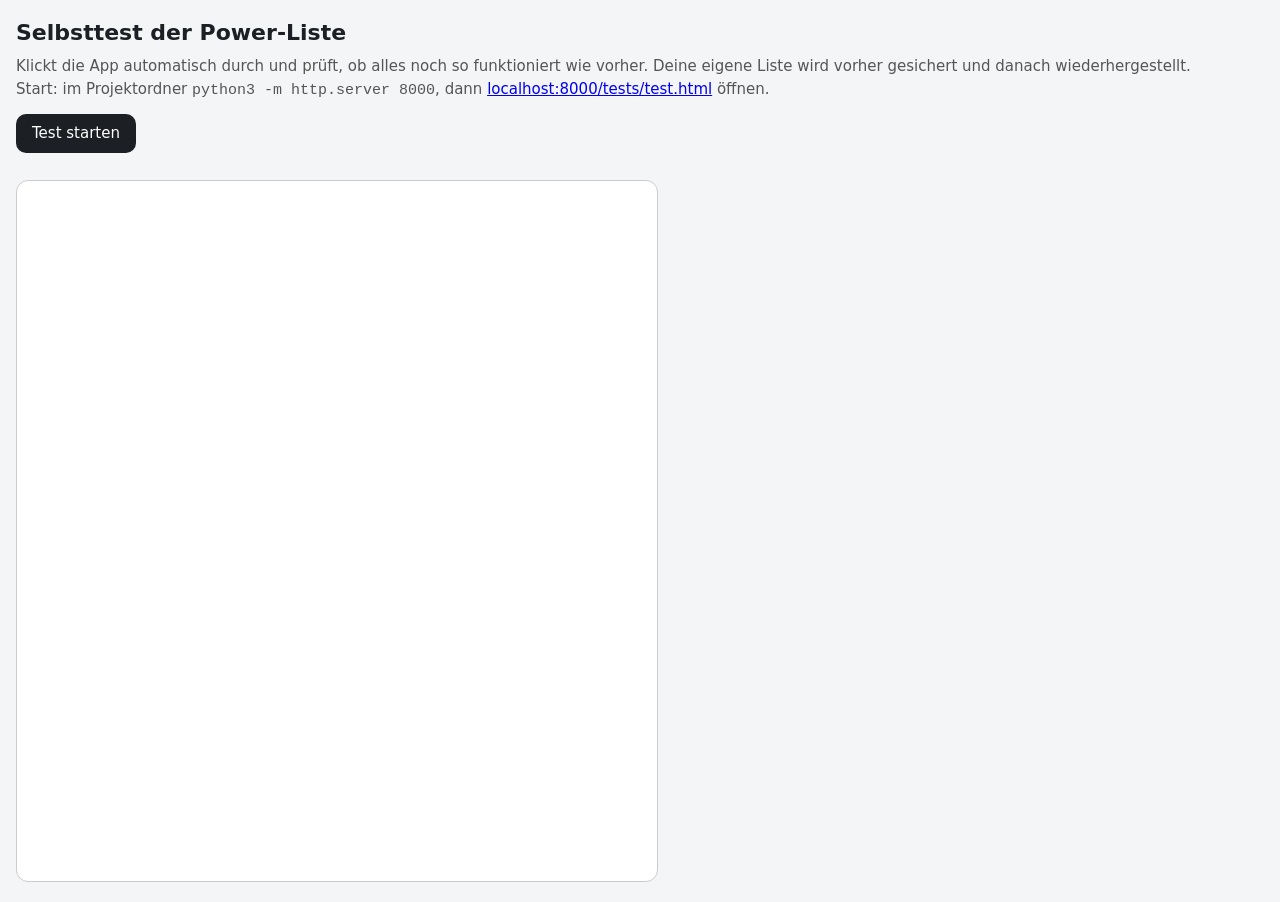
<file: tests/test.html>
<!DOCTYPE html>
<html lang="de">
<head>
<meta charset="utf-8">
<meta name="viewport" content="width=device-width,initial-scale=1">
<title>Power-Liste – Selbsttest</title>
<style>
 body{font:15px/1.5 system-ui,sans-serif;margin:0;padding:16px;background:#f4f5f7;color:#1c1f23}
 h1{font-size:22px;margin:0 0 6px}
 p{margin:4px 0 12px;color:#555}
 button{font:inherit;padding:8px 16px;border-radius:10px;border:0;background:#1c1f23;color:#fff;cursor:pointer}
 ol{padding-left:22px}
 li{margin:4px 0}
 .ok{color:#1f7a4d}.fail{color:#b3261e;font-weight:600}
 small{display:block;color:#b3261e;font-weight:400}
 #summary{font-weight:700;margin:12px 0}
 iframe{width:640px;max-width:100%;height:700px;border:1px solid #ccc;border-radius:12px;background:#fff;margin-top:12px}
</style>
</head>
<body>
<h1>Selbsttest der Power-Liste</h1>
<p>Klickt die App automatisch durch und prüft, ob alles noch so funktioniert wie vorher.
Deine eigene Liste wird vorher gesichert und danach wiederhergestellt.<br>
Start: im Projektordner <code>python3 -m http.server 8000</code>, dann <a href="http://localhost:8000/tests/test.html">localhost:8000/tests/test.html</a> öffnen.</p>
<button id="run">Test starten</button>
<div id="summary"></div>
<ol id="results"></ol>
<iframe id="app" title="App im Test"></iframe>
<script>
// Kein Werkzeug nötig: Dieser Test lädt die App in einen Rahmen (iframe) und bedient sie wie ein Mensch,
// indem er auf Knöpfe klickt. Nach jedem Schritt prüft er den gespeicherten Zustand und die Anzeige.
const KEY = 'powerliste-b-v1';
const frame = document.getElementById('app');
const results = document.getElementById('results');
let win, doc;

const sleep = ms => new Promise(r => setTimeout(r, ms));
const $ = sel => doc.querySelector(sel);
const $$ = sel => [...doc.querySelectorAll(sel)];
const saved = () => JSON.parse(win.localStorage.getItem(KEY));
const toastText = () => $('#toast').hidden ? '' : $('#toast').textContent;
const modalOpen = () => !$('#modal').hidden;
async function click(sel) {
 const el = typeof sel === 'string' ? $(sel) : sel;
 if (!el) throw new Error('Nicht gefunden: ' + sel);
 el.click();
 await sleep(60);
}
// 1.0.47: Titel und Listenpunkte werden erst beim zweiten Antippen bearbeitet
async function dblclick(sel) {
 const el = typeof sel === 'string' ? $(sel) : sel;
 if (!el) throw new Error('Nicht gefunden: ' + sel);
 el.click();
 el.click();
 await sleep(60);
}
// Übersicht mit aufgeklapptem Ziel g1 (Unter-To-Dos sichtbar)
async function zeigeG1Offen() {
 await zeige(false);
 const toggle = $('.tree li.card[data-id="g1"] > .chead .cardtog');
 if (toggle.getAttribute('aria-expanded') !== 'true') await click(toggle);
}
async function type(sel, text) {
 const el = $(sel);
 if (!el) throw new Error('Nicht gefunden: ' + sel);
 el.value = text;
 el.dispatchEvent(new Event('input', { bubbles: true }));
}
async function pressKey(el, key) {
 el.dispatchEvent(new KeyboardEvent('keydown', { key, bubbles: true }));
 await sleep(60);
}
function expect(cond, text) { if (!cond) throw new Error(text); }
const getTaskTitle = id => saved().tasks[id] && saved().tasks[id].t;
// Anlegen zeigt keinen Rückgängig-Knopf mehr (1.0.39). Zum Aufräumen im Test direkt zurücknehmen.
async function undoLast() { win.eval('undoLast()'); await sleep(60); }
// Version C: Übersicht öffnen und den Schalter „Machbar“ an (true) oder aus (false) stellen
async function zeige(machbar) {
 await click('.switch [data-view="baum"]');
 const sw = $('.mswitch');
 if (!sw) throw new Error('Schalter „Machbar“ fehlt');
 if ((sw.getAttribute('aria-checked') === 'true') !== machbar) await click(sw);
}
async function loadApp() {
 frame.src = '../index.html?test=' + Date.now();
 await new Promise(r => frame.onload = r);
 win = frame.contentWindow;
 doc = frame.contentDocument;
 await sleep(100);
}
// Testdaten: eine feste Liste mit Zielen, Vorher-To-Dos, Backlog und Erledigtem.
// Animationen sind aus, damit der Test nicht warten muss.
function testData() {
 const now = Date.now();
 const shift = 4 * 60 * 60 * 1000; // Tag beginnt um 4 Uhr, wie in der App
 const midnight = new Date(now - shift); midnight.setHours(0, 0, 0, 0);
 const task = (id, title, extra = {}) => ({ id, t: title, needs: [], soft: [], done: false, goal: false, cat: null, prio: 0, created: now, doneAt: null, ...extra });
 const list = [
  task('g1', 'Stellen anschreiben für Kundenakquise', { goal: true, cat: 'arbeit', area: 'akq', needs: ['a', 'b'] }),
  task('a', 'Liste an Stellen anlegen', { needs: ['c', 'desk'] }),
  task('c', 'Ort festlegen, wo die Liste entsteht', { today: true }),
  task('b', 'Text überlegen', { soft: ['ex'] }),
  task('ex', 'Zwei Beispiel-Anschreiben ansehen'),
  task('g2', 'Newsletter starten', { goal: true, cat: 'arbeit', area: 'akq', needs: ['n1'], backlog: true }),
  task('n1', 'Thema der ersten Ausgabe festlegen', { backlog: true }),
  task('g5', 'Rechnungen für November schreiben', { goal: true, cat: 'arbeit', area: 'fin', needs: ['r1'] }),
  task('r1', 'Stunden aus dem Kalender zusammenzählen'),
  task('g8', 'Mails auf null bringen', { goal: true, cat: 'arbeit', area: 'orga' }),
  task('desk', 'Schreibtisch freiräumen'),
  task('g3', 'Keller entrümpeln', { goal: true, cat: 'privat', area: 'haus', needs: ['k1', 'k2'] }),
  task('k1', 'Sperrmüll-Termin holen', { today: true }),
  task('k2', 'Kisten besorgen', { done: true, doneAt: now - 864e5 }),
  task('g4', 'Ein Bild malen', { goal: true, cat: 'hobby', needs: ['desk', 'f1'] }),
  task('f1', 'Farben besorgen')
 ];
 const tasks = {};
 list.forEach(t => { tasks[t.id] = t; });
 return {
  name: 'Testliste', tasks,
  cats: [
   { id: 'arbeit', name: 'Arbeit', color: '#5b8def', sammlung: true, subs: [{ id: 'akq', name: 'Akquise' }, { id: 'fin', name: 'Finanzen' }, { id: 'orga', name: 'Orga' }] },
   { id: 'privat', name: 'Privat', color: '#e0a03a', sammlung: true, subs: [{ id: 'haus', name: 'Haushalt' }, { id: 'ges', name: 'Gesundheit' }] },
   { id: 'hobby', name: 'Hobby', color: '#9b7fd1', sammlung: true, subs: [] }
  ],
  openCat: 'arbeit', view: 'jetzt', inbox: [], anim: false, day: midnight.getTime() + shift, format: 1
 };
}
// Lädt die App mit den Testdaten
async function freshApp() {
 localStorage.setItem(KEY, JSON.stringify(testData()));
 await loadApp();
}
// Eine Sicherungsdatei „hochladen“, als hätte man sie in der Dateiauswahl gewählt
async function importText(text, name = 'sicherung.json') {
 const input = $('#importFile');
 const transfer = new win.DataTransfer();
 transfer.items.add(new win.File([text], name, { type: 'application/json' }));
 input.files = transfer.files;
 input.dispatchEvent(new Event('change', { bubbles: true }));
 await sleep(150);
}

const tests = [];
const test = (name, fn) => tests.push({ name, fn });

test('Erster Start zeigt die Beispielkarte, zwei Tabs und Machbar an', async () => {
 localStorage.removeItem(KEY);
 await loadApp();
 expect($$('[data-view]').length === 2, 'Es gibt nicht zwei Tabs');
 expect($('.cat.open .mswitch[aria-checked="true"]'), 'Schalter „Machbar“ ist beim ersten Start nicht an');
 expect($('#acc .cat.open'), 'Kein Bereich aufgeklappt');
 expect($$('#acc .card').length > 0, 'Keine Karte in „Machbar“');
});
test('Jeder Bereich hat eine „Sammlung“ ohne Zeitnah und Backlog, mit Auge zum Ausblenden', async () => {
 const col = $$('#cols > .col')[0];
 expect(col.querySelector('.sammlung') && !col.querySelector('.zlabel') && !col.querySelector('.blsec'), 'Sammlung hat Zeitnah oder Backlog');
 await click(col.querySelector('.ins[data-act="insroot"]'));
 const input = $('.insrowroot .tinput');
 input.value = 'Schnell notiert';
 await pressKey(input, 'Enter');
 if ($('.insrowroot .tinput')) await pressKey($('.insrowroot .tinput'), 'Escape');
 expect(saved().cats.every(b => b.subs[0].inbox && b.subs[0].name === 'Sammlung'), 'Nicht jeder Bereich hat eine Sammlung');
 const sammlungId = saved().cats[0].subs[0].id;
 const note = Object.values(saved().tasks).find(t => t.t === 'Schnell notiert');
 expect(note && note.area === sammlungId && !note.backlog, 'Notiz liegt nicht in der Sammlung');
 const columns = $$('#cols > .col').length;
 await click('.subtabs .eye');
 expect(saved().cats[0].subs[0].hidden && $$('#cols > .col').length === columns - 1, 'Auge blendet die Sammlung nicht aus');
 expect($('.subtabs .tab.off'), 'Ausgeblendeter Knopf fehlt');
 await click('.subtabs .tab.off');
 expect(!saved().cats[0].subs[0].hidden && $$('#cols > .col').length === columns, 'Sammlung kommt nicht wieder');
 // Gelöscht bleibt gelöscht
 await click(`[data-act="editsub"][data-s="${sammlungId}"]`);
 await click('#modal [data-v="del"]');
 await click('#modal [data-v="yes"]');
 await loadApp();
 expect(!saved().cats[0].subs.some(k => k.inbox), 'Gelöschte Sammlung ist wieder da');
});
test('Testliste laden', async () => {
 await freshApp();
 expect($$('#acc .card').length > 3, 'Karten der Testliste fehlen');
 expect(saved().format === 1, 'Datenformat ist nicht 1');
});
test('Alte Daten aus dem Tab „Machbar“ öffnen die Übersicht mit Schalter an', async () => {
 expect($('[data-view="baum"]').getAttribute('aria-pressed') === 'true', 'Tab „Übersicht“ ist nicht gedrückt');
 expect($('.mswitch').getAttribute('aria-checked') === 'true', 'Schalter „Machbar“ ist nicht an');
 expect($('#acc .card') && !$('#acc .tree'), 'Es werden nicht die machbaren Karten gezeigt');
});
test('Übersicht und Heute wechseln, Schalter „Machbar“ an und aus', async () => {
 await click('[data-view="heute"]');
 expect($('#daylist'), 'Heute-Liste fehlt');
 expect(!$('.mswitch'), 'Schalter „Machbar“ darf in Heute nicht stehen');
 await click('[data-view="baum"]');
 expect($('.mswitch[aria-checked="true"]') && $('#acc .card'), 'Nach Heute ist der Schalter „Machbar“ nicht mehr an');
 await click('.mswitch');
 expect($('#acc .tree') && $('.mswitch').getAttribute('aria-checked') === 'false', 'Schalter aus zeigt nicht wieder alles');
 expect(saved().machbar === false && saved().view === 'baum', 'Schalter aus wurde nicht gespeichert');
 await click('[data-view="heute"]');
 await click('[data-view="baum"]');
 expect($('#acc .tree'), 'Nach Heute ist der Schalter „Machbar“ nicht mehr aus');
 await click('.mswitch');
 expect($('#acc .card') && !$('#acc .tree'), 'Schalter an zeigt nicht nur das Machbare');
});
test('Schalter „Machbar“ bleibt an, wenn man einen anderen Bereich aufklappt', async () => {
 await click('.catbar[data-cat="privat"]');
 expect($('.cat.open .mswitch[aria-checked="true"]'), 'Schalter ist im anderen Bereich nicht an');
 expect($('#acc .card[data-id="k1"]'), 'Machbare Karte in Privat fehlt');
 await click('.catbar[data-cat="arbeit"]');
});
test('Reihenfolge der Tabs: Übersicht, Heute', async () => {
 const order = $$('[data-view]').map(b => b.dataset.view).join(',');
 expect(order === 'baum,heute', 'Reihenfolge ist ' + order);
});
test('Kategorie-Navigation: alle Kategorien sichtbar, Klick springt zur Spalte', async () => {
 const tabs = $$('.subtabs .tab[data-i]');
 expect(tabs.length === 3, 'Nicht alle drei Kategorien als Knopf da');
 expect(tabs.every(t => t.offsetParent !== null), 'Ein Kategorie-Knopf ist versteckt');
 const nav = $('.subtabs');
 expect(nav.scrollWidth <= nav.clientWidth + 1, 'Kategorie-Knöpfe ragen seitlich heraus statt umzubrechen');
 await click(tabs[2]);
 expect(tabs[2].getAttribute('aria-current') === 'true', 'Geklickte Kategorie ist nicht markiert');
 const cols = $('#cols');
 const column = cols.children[2];
 expect(column.classList.contains('jump'), 'Spalte leuchtet nicht auf');
 const visible = column.getBoundingClientRect().left < cols.getBoundingClientRect().right - 20;
 expect(visible, 'Zur Spalte wurde nicht gesprungen');
 await click(tabs[0]);
 await sleep(150);
 expect(cols.scrollLeft < 5, 'Zurück zur ersten Spalte ging nicht');
});
test('Handy: nichts ragt seitlich heraus, Schnelleingabe statt Pfeilen an den Spalten, kein „zeitnah“', async () => {
 frame.style.width = '360px';
 await sleep(200);
 try {
  expect(doc.documentElement.scrollWidth <= win.innerWidth + 1, 'Seite ist breiter als der Bildschirm');
  expect($('.subtabs').offsetParent === null, 'Kategorie-Knöpfe sind am Handy noch sichtbar');
  expect(!/zeitnah/i.test($('.cat.open').innerText), 'Wort „zeitnah“ steht noch im Bereich');
  expect($('.mswitch .sm').offsetParent !== null && $('.mswitch .sm').textContent === 'Nur Startklares', 'Schalter heißt nicht kurz „Nur Startklares“');
  expect($('.cathead [data-act="editcat"]').offsetParent === null, 'Stift am Bereichsnamen ist am Handy noch sichtbar');
  expect(!$('.colarrow') || $('.colarrow').offsetParent === null, 'Pfeile neben den Spalten sind noch da');
  expect($('.dock .plus').offsetParent === null && $('#qin').offsetParent !== null, 'Unten steht noch der Knopf statt der Eingabezeile');
  expect(!$$('#acc .insroot').some(x => x.offsetParent !== null), '„+“-Linie für neue Karten zwischen den Karten ist noch sichtbar');
  const cols = $('#cols');
  const prev = $('.qarrow.qprev'), next = $('.qarrow.qnext');
  expect(prev.classList.contains('off') && !next.classList.contains('off'), 'Linker Pfeil am Anfang nicht ausgegraut');
  await click(next);
  await sleep(150);
  expect(cols.children[1].classList.contains('jump'), 'Runder Pfeil springt nicht zur nächsten Kategorie');
  // Rechtsklick (wie langes Drücken): Menü mit allen Kategorien
  next.dispatchEvent(new win.MouseEvent('contextmenu', { bubbles: true, cancelable: true }));
  await sleep(60);
  const items = $$('.ctxmenu [data-act="gocol"]');
  const real = $$('#cols > .col:not(.coladd)');
  expect(items.length === real.length, 'Menü zeigt nicht alle Kategorien');
  await click(items.at(-1));
  await sleep(150);
  expect(real.at(-1).classList.contains('jump') && !$('.ctxmenu'), 'Menü springt nicht zur Kategorie');
  expect(next.classList.contains('off'), 'Rechter Pfeil an der letzten Kategorie nicht ausgegraut');
  // Leere Spalte am Ende mit „+ Neue Kategorie“
  const add = $('#cols > .coladd [data-act="newsub"]');
  expect(add && add.offsetParent !== null, 'Leere Spalte „+ Neue Kategorie“ fehlt');
  // 1.0.49: Plus oben, gleicher Abstand links, oben, rechts
  {
   const c = add.closest('.coladd').getBoundingClientRect(), p = add.querySelector('span').getBoundingClientRect();
   const l = p.left - c.left, r = c.right - p.right, t = p.top - c.top;
   expect(Math.abs(l - r) < 3 && Math.abs(t - l) < 3, `Plus nicht oben mit gleichem Abstand (links ${l|0}, oben ${t|0}, rechts ${r|0})`);
  }
  await click(add);
  expect(modalOpen(), '„+ Neue Kategorie“ öffnet kein Popup');
  await click('#modal [data-v=""]');
  // 1.0.40: Kopf lange drücken = Popup mit Name, Farbe und „Bereich löschen“ (fragt nach)
  expect(!$('.cathead .cattog') || $('.cathead .cattog').offsetParent === null, 'Pfeil rechts im Bereichskopf ist noch da');
  expect($('.cdot svg') && $('.cdot').offsetParent !== null, 'Pfeil steckt nicht im farbigen Kreis');
  const holdHead = async () => {
   const r = $('.cname').getBoundingClientRect();
   $('.cname').dispatchEvent(new win.PointerEvent('pointerdown', { bubbles: true, clientX: r.left + 5, clientY: r.top + 5, pointerType: 'touch' }));
   await sleep(550);
   win.document.dispatchEvent(new win.PointerEvent('pointerup', { bubbles: true }));
   await sleep(400);  // Klick beim Loslassen wird kurz verschluckt
  };
  await holdHead();
  expect(modalOpen() && $('#modal [name=name]') && $('#modal [data-v="del"]'), 'Langes Drücken auf den Kopf öffnet kein Popup mit Name und Löschen');
  await click('#modal [data-v="del"]');
  expect(modalOpen(), 'Keine Sicherheitsfrage vor dem Löschen des Bereichs');
  await click('#modal [data-v=""]');
  await sleep(60);
  expect(saved().cats.some(b => b.id === 'arbeit'), 'Bereich wurde trotz Abbrechen gelöscht');
  await holdHead();
  $('#modal [name=name]').value = 'Arbeit 2';
  await click('#modal [data-v="ok"]');
  await sleep(60);
  expect(saved().cats.find(b => b.id === 'arbeit').name === 'Arbeit 2', 'Neuer Name wurde nicht gespeichert');
  await holdHead();
  $('#modal [name=name]').value = 'Arbeit';
  await click('#modal [data-v="ok"]');
  await sleep(60);
  // Kreis antippen = zuklappen, auf der Leiste wieder aufklappen
  await sleep(650);  // direkt nach dem langen Drücken zählt ein Tippen nicht
  await click('.cdot');
  await sleep(60);
  expect(!$('.cat.open[aria-label="Arbeit"]') && $('.catbar .cball'), 'Kreis klappt den Bereich nicht zu');
  await click('.catbar[data-cat="arbeit"]');
  await sleep(60);
  expect($('.cat.open[aria-label="Arbeit"]'), 'Bereich lässt sich nicht wieder aufklappen');
  await click('[data-act="newcat"]');
  const box = $('#modal .box').getBoundingClientRect();
  expect(box.left >= 0 && box.right <= win.innerWidth + 1, 'Popup ist breiter als der Bildschirm');
  await click('#modal [data-v=""]');
  if (modalOpen()) { win.document.dispatchEvent(new win.KeyboardEvent('keydown', { key: 'Escape' })); await sleep(60); }
 } finally {
  win.eval('goToColumn(0)'); await sleep(150);
  frame.style.width = '';
  await sleep(200);
 }
});
test('Handy: In „Heute“ ohne Pfeile, das „+“ fragt nach dem Bereich und legt in dessen Sammlung an', async () => {
 frame.style.width = '360px';
 await sleep(200);
 try {
  await click('[data-view="heute"]');
  await sleep(100);
  expect(!$$('.qarrow').some(a => a.offsetParent !== null), 'Pfeile stehen in „Heute“ noch neben dem Feld');
  $('#qin').value = 'Heute-Test';
  await click('.qadd');
  const choices = $$('.ctxmenu [data-act="qheute"]');
  expect(choices.length === saved().cats.length, 'Beim „+“ erscheint keine Auswahl der Bereiche');
  const target = saved().cats[0];
  await click(choices[0]);
  await sleep(60);
  const made = Object.values(saved().tasks).find(t => t.t === 'Heute-Test');
  // 1.0.54: Ohne Sammlung landet es in der ersten Kategorie des Bereichs
  const sammlung = target.subs.find(k => k.inbox) || target.subs[0];
  expect(made && made.today && made.cat === target.id && made.area === (sammlung ? sammlung.id : null), 'To-Do steht nicht für heute in der Sammlung des gewählten Bereichs');
  await undoLast();
 } finally {
  await click('[data-view="baum"]');
  frame.style.width = '';
  await sleep(200);
 }
});
test('Menü ⋯: Über diese App, Datensicherung und Animationen', async () => {
 await click('[data-act="menu"]');
 expect($('.ctxmenu [data-act="about"]') && $('.ctxmenu [data-act="backup"]') && $('.ctxmenu [data-act="anim"]'), 'Menü hat nicht alle Einträge');
 const before = saved().anim;
 await click('.ctxmenu [data-act="anim"]');
 expect(saved().anim === !before, 'Animationen lassen sich im Menü nicht umschalten');
 await click('.ctxmenu [data-act="anim"]');
 await click('.ctxmenu [data-act="about"]');
 expect(modalOpen() && /Tracking/.test($('#modal').textContent) && !/Datenformat/.test($('#modal').textContent), 'App-Infos fehlen oder zeigen noch technische Details');
 await click('#modal [data-v="ok"]');
 expect(!$('.foot').textContent.trim(), 'Hinweis unter den Bereichen steht noch da');
});
test('Handy: Schnelleingabe legt in der sichtbaren Spalte an, ausgefahren auch woanders und ins Backlog', async () => {
 frame.style.width = '360px';
 await sleep(200);
 try {
  const fin = $$('#cols > .col').findIndex(c => c.getAttribute('aria-label') === 'Finanzen');
  win.eval(`goToColumn(${fin})`); await sleep(150);
  expect($('#qin').placeholder === 'in „Finanzen“', 'Hinweistext nennt die sichtbare Spalte nicht');
  expect(!$('#qlabel'), 'Schild über der Eingabe ist noch da');
  const qin = $('#qin');
  qin.value = 'Schnell 1';
  await pressKey(qin, 'Enter');
  qin.value = 'Schnell 2';
  await click('.qadd'); // „+“ links im Feld statt Enter
  const tasks = Object.values(saved().tasks);
  const s1 = tasks.find(t => t.t === 'Schnell 1'), s2 = tasks.find(t => t.t === 'Schnell 2');
  expect(s1 && s2 && s1.cat === 'arbeit' && s1.area === 'fin' && !s1.backlog, 'To-Do liegt nicht in Arbeit · Finanzen');
  expect(qin.value === '' && doc.activeElement === qin, 'Feld ist nach Enter nicht leer und bereit');
  const order = $$('.col[aria-label="Finanzen"] .card').map(c => c.dataset.id);
  expect(order.at(-1) === s2.id && order.at(-2) === s1.id, 'Neue To-Dos stehen nicht unten in der Reihenfolge des Tippens');
  // Ausfahren: Ort und Backlog selbst wählen
  await click('.qmore');
  expect($('#qbar').classList.contains('open') && $('#qopts [data-pick=cat]'), 'Einsortier-Optionen fahren nicht aus');
  const bereich = $('#qopts [data-pick=cat]');
  bereich.value = 'privat';
  bereich.dispatchEvent(new Event('change', { bubbles: true }));
  $('#qopts [name=bl]').checked = true;
  $('#qopts [name=bl]').dispatchEvent(new Event('change', { bubbles: true }));
  await sleep(30);
  expect($('#qin').placeholder === 'in „Haushalt“ · Backlog', 'Hinweistext zeigt nicht Haushalt · Backlog');
  qin.value = 'Schnell Privat';
  await pressKey(qin, 'Enter');
  const sp = Object.values(saved().tasks).find(t => t.t === 'Schnell Privat');
  expect(sp && sp.cat === 'privat' && sp.area === 'haus' && sp.backlog, 'To-Do liegt nicht in Privat · Haushalt · Backlog');
  await click('.qmore');
  expect(!$('#qbar').classList.contains('open'), 'Optionen fahren nicht wieder ein');
  await undoLast();
  expect(!Object.values(saved().tasks).some(t => t.t === 'Schnell Privat'), 'Rückgängig nimmt das Anlegen nicht zurück');
 } finally {
  win.eval('goToColumn(0)'); await sleep(150);
  frame.style.width = '';
  await sleep(200);
 }
});
test('Handy: Popup „Neues To-Do“ – Enter legt ein weiteres To-Do an, „+ davor/danach“', async () => {
 frame.style.width = '360px';
 await sleep(200);
 try {
  const before = Object.keys(saved().tasks).length;
  const orga = $$('#cols > .col').findIndex(c => c.getAttribute('aria-label') === 'Orga');
  win.eval(`goToColumn(${orga})`); await sleep(150);
  // Weg über die Schnelleingabe: ausfahren → „Mehrere mit davor/danach …“
  await click('.qmore');
  await click('#qopts [data-act="qfull"]');
  expect(modalOpen() && $('#modal .mcard'), 'Popup für mehrere To-Dos geht nicht auf');
  const rows = () => $$('#modal .mrow');
  const inp = n => rows()[n].querySelector('input');
  inp(0).value = 'Erstes';
  await pressKey(inp(0), 'Enter');
  expect($$('#modal .mcard').length === 2 && doc.activeElement === inp(1), 'Enter legt kein zweites To-Do an');
  inp(1).value = 'Zweites';
  await click('#modal .nbar [data-madd="before"]');
  expect(rows()[2].dataset.l === '1' && doc.activeElement === inp(2), '„+ davor“ legt keine Zeile darunter an');
  inp(2).value = 'Vor Zweitem';
  inp(1).focus();
  await sleep(30);
  await click('#modal .nbar [data-madd="after"]');
  expect(rows()[1].dataset.l === '0' && rows()[2].dataset.l === '1' && rows()[3].dataset.l === '2', '„+ danach“ schiebt nicht richtig ein');
  inp(1).value = 'Danach';
  await pressKey(inp(1), 'Enter');
  await pressKey(inp(4), 'Enter'); // leere Zeile = fertig
  expect(!modalOpen(), 'Enter in leerer Zeile legt nicht an');
  const tasks = Object.values(saved().tasks);
  expect(tasks.length === before + 4, 'Es wurden nicht genau 4 To-Dos angelegt');
  const t1 = tasks.find(t => t.t === 'Erstes'), d = tasks.find(t => t.t === 'Danach'), z = tasks.find(t => t.t === 'Zweites'), v = tasks.find(t => t.t === 'Vor Zweitem');
  expect(t1.goal && t1.area === 'orga' && !t1.needs.length, '„Erstes“ ist kein eigenes To-Do in Orga');
  expect(d.goal && d.needs[0] === z.id && z.needs[0] === v.id && !z.goal, 'Kette Vor Zweitem → Zweites → Danach stimmt nicht');
  await undoLast();
  expect(Object.keys(saved().tasks).length === before, 'Rückgängig nimmt nicht alles zurück');
 } finally {
  win.eval('goToColumn(0)'); await sleep(150);
  frame.style.width = '';
  await sleep(200);
 }
});
test('Popup „Neues To-Do“ wie eine Karte: Titel, Unter-To-Dos mit Enter und Tab', async () => {
 const before = Object.keys(saved().tasks).length;
 await click('.dock .plus');
 expect(modalOpen(), 'Popup ging nicht auf');
 expect($('#modal [data-pick=cat]') && $('#modal [name=bl]'), 'Bereich/Kategorie oder „Erst mal ins Backlog“ fehlt');
 expect(!$('#modal [name=what]'), 'Auswahl Ziel/Unter-To-Do soll weg sein');
 await type('#modal [name=text]', 'Test-Ziel');
 await pressKey($('#modal [name=text]'), 'Enter');
 const rowInput = n => $$('#modal .nrow input')[n];
 expect(rowInput(0) && doc.activeElement === rowInput(0), 'Enter im Titel öffnet keine Unter-To-Do-Zeile');
 rowInput(0).value = 'Schritt A';
 await pressKey(rowInput(0), 'Enter');
 rowInput(1).value = 'Schritt B';
 await pressKey(rowInput(1), 'Enter');
 rowInput(2).value = 'Vor B';
 await pressKey(rowInput(2), 'Tab');
 expect($$('#modal .nrow')[2].dataset.l === '1', 'Tab rückt nicht ein');
 await pressKey(rowInput(2), 'Enter');
 await pressKey(rowInput(3), 'Enter');   // leere Zeile + Enter = anlegen
 expect(!modalOpen(), 'Enter in leerer Zeile legt nicht an');
 const tasks = Object.values(saved().tasks);
 expect(tasks.length === before + 4, 'Es wurden nicht genau 4 To-Dos angelegt');
 const goal = tasks.find(t => t.t === 'Test-Ziel');
 const b = tasks.find(t => t.t === 'Schritt B');
 expect(goal && goal.needs.length === 2 && b.needs.length === 1 && getTaskTitle(b.needs[0]) === 'Vor B', 'Aufbau stimmt nicht');
 expect(!$('#undo') || $('#toast').hidden, 'Beim Anlegen erscheint ein Rückgängig-Hinweis');
});
test('Anlegen lässt sich intern zurücknehmen', async () => {
 await undoLast();
 expect(!Object.values(saved().tasks).some(t => t.t === 'Test-Ziel'), 'Ziel ist noch da');
});
test('Popup: Titel „Liste: …“ macht aus den Zeilen Listenpunkte', async () => {
 const before = Object.keys(saved().tasks).length;
 await click('.dock .plus');
 await type('#modal [name=text]', 'Liste: Packen');
 await pressKey($('#modal [name=text]'), 'Enter');
 const rowInput = n => $$('#modal .nrow input')[n];
 rowInput(0).value = 'Zahnbürste';
 await pressKey(rowInput(0), 'Enter');
 rowInput(1).value = 'Ladekabel';
 await pressKey(rowInput(1), 'Enter');
 await pressKey(rowInput(2), 'Enter');
 const tasks = Object.values(saved().tasks);
 const created = tasks.find(t => t.t === 'Liste: Packen');
 expect(tasks.length === before + 1 && created && created.list.length === 2, 'Liste mit 2 Punkten wurde nicht angelegt');
 await undoLast();
 expect(!Object.values(saved().tasks).some(t => t.t === 'Liste: Packen'), 'Rückgängig nimmt die Liste nicht zurück');
});
test('Abhaken, „Cool, geschafft!“ und wieder öffnen', async () => {
 await click('.card[data-id="c"] .check');
 expect(saved().tasks.c.done, '„c“ ist nicht erledigt');
 await click('.card[data-id="desk"] .check');
 expect(modalOpen() && $('#modal').textContent.includes('Cool, geschafft'), 'Frage „Jetzt machen?“ kam nicht');
 await click('#modal [data-v="later"]');
 expect(saved().tasks.desk.done, '„desk“ ist nicht erledigt');
 await undoLast();
 expect(!saved().tasks.desk.done, 'Rückgängig hat „desk“ nicht wieder geöffnet');
});
test('Heute-Schalter nimmt offene Vorher-To-Dos mit', async () => {
 await zeigeG1Offen();
 await click('.tree li[data-tid="b"] > .row [data-act="today"]');
 const s = saved();
 expect(s.tasks.b.today, '„b“ ist nicht in Heute');
 expect(s.tasks.ex.today && s.tasks.ex.todayBy === 'b', 'Vorher-To-Do „ex“ wurde nicht mitgenommen');
 await click('[data-view="heute"]');
 expect($('#daylist .card[data-id="ex"]'), 'Karte fehlt in Heute');
});
test('Reihenfolge in Heute mit Pfeiltaste ändern', async () => {
 const first = $('#daylist .card').dataset.id;
 const grip = $('#daylist .card .cgrip');
 grip.focus();
 await pressKey(grip, 'ArrowDown');
 expect($('#daylist .card').dataset.id !== first, 'Reihenfolge hat sich nicht geändert');
 const order = $$('#daylist .card').map(c => saved().tasks[c.dataset.id].todayOrder);
 expect(order.every((n, i) => n === i + 1), 'Reihenfolge wurde nicht gespeichert');
});
test('Text in „Heute“ direkt bearbeiten (auch mit der Maus angeklickt)', async () => {
 const card = $('#daylist .card');
 const id = card.dataset.id;
 const old = saved().tasks[id].t;
 const title = card.querySelector('h3 .t');
 const box = title.getBoundingClientRect();
 const at = { bubbles: true, clientX: box.left + 5, clientY: box.top + 5, pointerType: 'mouse', isPrimary: true, button: 0 };
 title.dispatchEvent(new win.PointerEvent('pointerdown', at));
 win.dispatchEvent(new win.PointerEvent('pointerup', at));
 $(`#daylist .card[data-id="${id}"] h3 .t`).click();
 $(`#daylist .card[data-id="${id}"] h3 .t`).click();
 const input = $(`#daylist .card[data-id="${id}"] .tinput`);
 expect(input && doc.activeElement === input, 'Eingabefeld erscheint in „Heute“ nicht');
 input.value = old + ' (neu)';
 await pressKey(input, 'Enter');
 expect(saved().tasks[id].t === old + ' (neu)', 'Neuer Text wurde nicht gespeichert');
 await dblclick(`#daylist .card[data-id="${id}"] h3 .t`);
 $(`#daylist .card[data-id="${id}"] .tinput`).value = old;
 await pressKey($(`#daylist .card[data-id="${id}"] .tinput`), 'Enter');
});
test('Heute-Schalter aus nimmt Mitgenommene wieder raus', async () => {
 await zeigeG1Offen();
 await click('.tree li[data-tid="b"] > .row [data-act="today"]');
 expect(!saved().tasks.ex.today, '„ex“ ist noch in Heute');
 await click('.tree li.card[data-id="g1"] > .chead .cardtog');
 await zeige(true);
});
test('Ins Backlog verschieben und zurück', async () => {
 await click('.card[data-id="ex"] [data-act="move"]');
 $('#modal [name=bl][value="1"]').checked = true;
 await click('#modal [data-v="ok"]');
 expect(modalOpen(), 'Frage „ganze Kette?“ kam nicht');
 await click('#modal [data-v="one"]');
 expect(saved().tasks.ex.backlog, '„ex“ ist nicht im Backlog');
 // Version C: Backlog ist ein eigener Abschnitt mit denselben Karten; zurück nach Zeitnah per Ziehen
 const section = $('.col[aria-label="Akquise"] details.blsec');
 expect(section && !section.open, 'Backlog-Abschnitt ist nicht eingeklappt');
 await click(section.querySelector('summary'));
 const card = $('.col[aria-label="Akquise"] details.blsec .card[data-id="ex"]');
 expect(card && $('.col[aria-label="Akquise"] details.blsec').open, '„ex“ steht nicht als Karte im aufgeklappten Backlog-Abschnitt');
 const top = $('.col[aria-label="Akquise"] .list.zone[data-bl="0"] > .card').getBoundingClientRect();
 await dragTo(card.querySelector('.ctext'), top.x + 40, top.y + 8);
 expect(!saved().tasks.ex.backlog, '„ex“ ist nicht zurück in Zeitnah');
});
test('Löschen mit Rückgängig', async () => {
 await click('.card[data-id="ex"] [data-act="del"]');
 expect(!saved().tasks.ex, '„ex“ wurde nicht gelöscht');
 await click('#undo');
 expect(saved().tasks.ex, '„ex“ ist nach Rückgängig nicht zurück');
});
test('„+“ zwischen den Karten einer Spalte legt dort ein neues To-Do an', async () => {
 expect(!$('[data-act="addhere"]'), 'Knopf „+ Neues To-Do“ unten in der Spalte ist noch da');
 await click('.ins[data-act="insroot"][data-cat="arbeit"][data-area="fin"][data-bl="0"][data-after=""]');
 const input = $('.insrowroot .tinput');
 expect(input, 'Eingabefeld erscheint nicht');
 input.value = 'Neu in Finanzen';
 await pressKey(input, 'Enter');
 if ($('.insrowroot .tinput')) await pressKey($('.insrowroot .tinput'), 'Escape');
 const created = Object.values(saved().tasks).find(t => t.t === 'Neu in Finanzen');
 expect(created && created.cat === 'arbeit' && created.area === 'fin', 'To-Do liegt nicht in Arbeit · Finanzen');
 expect($(`#acc .card[data-id="${created.id}"]`).closest('.col').getAttribute('aria-label') === 'Finanzen', 'Karte steht nicht in der Spalte Finanzen');
});
test('Löschen in „Heute geschafft“', async () => {
 await click('[data-view="heute"]');
 await click('#daylist .card[data-id="k1"] .check');
 if (modalOpen()) await click('#modal [data-v=""]');
 const row = $('#acc .drow [data-act="del"][data-id="k1"]');
 expect(row, 'Papierkorb in „Heute geschafft“ fehlt');
 await click(row);
 expect(!saved().tasks.k1, '„k1“ wurde nicht gelöscht');
 await click('#undo');
 await zeige(true);
});
test('Unter-To-Do in der Übersicht mit dem Mülleimer löschen', async () => {
 await zeige(false);
 const toggle = $('.tree li.card[data-id="g1"] > .chead .cardtog');
 if (toggle.getAttribute('aria-expanded') !== 'true') await click(toggle);
 const trash = $('.tree li[data-tid="b"] > .row [data-act="del"]');
 expect(trash, 'Mülleimer am Unter-To-Do fehlt');
 expect(!$('.tree li[data-tid="b"] > .row [data-act="edit"]'), 'Stift am Unter-To-Do ist noch da');
 await click(trash);
 expect(!saved().tasks.b, '„b“ wurde nicht gelöscht');
 await click('#undo');
 expect(saved().tasks.b, '„b“ ist nach Rückgängig nicht zurück');
 await click('.tree li.card[data-id="g1"] > .chead .cardtog');
 await zeige(true);
});
test('Text direkt bearbeiten: antippen, tippen, Enter', async () => {
 const title = $('.card[data-id="g8"] h3 .t');
 expect(title, 'Titel zum Antippen fehlt');
 await click(title);
 expect(!$('.card[data-id="g8"] .tinput'), 'Einmal antippen soll noch nicht bearbeiten');
 await click(title);
 const input = $('.card[data-id="g8"] .tinput');
 expect(input && doc.activeElement === input, 'Eingabefeld erscheint nicht');
 input.value = 'Text gut überlegen';
 await pressKey(input, 'Enter');
 expect(saved().tasks.g8.t === 'Text gut überlegen', 'Neuer Text wurde nicht gespeichert');
 expect($('.card[data-id="g8"] h3 .t').textContent === 'Text gut überlegen', 'Neuer Text wird nicht angezeigt');
 await dblclick('.card[data-id="g8"] h3 .t');
 $('.card[data-id="g8"] .tinput').value = 'Verworfen';
 await pressKey($('.card[data-id="g8"] .tinput'), 'Escape');
 expect(saved().tasks.g8.t === 'Text gut überlegen', 'Escape hat trotzdem gespeichert');
 await dblclick('.card[data-id="g8"] h3 .t');
 $('.card[data-id="g8"] .tinput').value = 'Mails auf null bringen';
 await pressKey($('.card[data-id="g8"] .tinput'), 'Enter');
});
test('Liste: „Liste:“ vor den Text, Punkte eintippen, abhaken, löschen', async () => {
 await dblclick('.card[data-id="g8"] h3 .t');
 $('.card[data-id="g8"] .tinput').value = 'Liste: Baumarkt';
 await pressKey($('.card[data-id="g8"] .tinput'), 'Enter');
 const field = () => $('.card[data-id="g8"] .linput');
 expect(field() && doc.activeElement === field(), 'Feld für den ersten Punkt ist nicht gleich offen');
 expect($('.card[data-id="g8"] h3 .t').textContent === 'Baumarkt' && $('.card[data-id="g8"] .lmark'), 'Titel ohne „Liste:“ und mit Listen-Kennzeichen fehlt');
 const before = Object.keys(saved().tasks).length;
 field().value = 'Öl';
 await pressKey(field(), 'Enter');
 expect(doc.activeElement === field(), 'Nach Enter ist das Feld nicht mehr bereit');
 field().value = 'Magnete';
 await pressKey(field(), 'Enter');
 await pressKey(field(), 'Escape');
 let list = saved().tasks.g8.list;
 expect(list.length === 2 && list[0].t === 'Öl', 'Punkte wurden nicht gespeichert');
 expect(Object.keys(saved().tasks).length === before, 'Punkte sind eigene To-Dos geworden');
 expect($('.card[data-id="g8"] .lmark').textContent === 'Liste 0/2' && !$('.card[data-id="g8"] .chead .lcount'), 'Schild „Liste 0/2“ fehlt');
 await click(`.card[data-id="g8"] .lcheck[data-i="${list[0].id}"]`);
 expect(saved().tasks.g8.list[0].done && $('.card[data-id="g8"] .lmark').textContent === 'Liste 1/2', 'Abhaken klappt nicht');
 // 1.0.45: Listensymbol antippen kopiert Überschrift und Punkte (offene zuerst, erledigte mit ✓)
 let copied = null;
 Object.defineProperty(win.navigator, 'clipboard', { configurable: true, value: { writeText: async text => { copied = text; } } });
 await click('.card[data-id="g8"] .lmark');
 expect(copied === 'Baumarkt\n- Magnete\n✓ Öl', 'Liste wurde nicht richtig kopiert: ' + JSON.stringify(copied));
 expect(toastText().includes('Liste kopiert'), 'Meldung „Liste kopiert“ fehlt');
 expect(!$('.card[data-id="g8"] h3 .tinput'), 'Listensymbol soll den Titel nicht zum Bearbeiten öffnen');
 // 1.0.46: Geht kein Kopierweg (z. B. manches Handy), zeigt ein Popup den Text zum Selbst-Kopieren
 Object.defineProperty(win.navigator, 'clipboard', { configurable: true, value: { writeText: async () => { throw new Error('nein'); } } });
 const realExec = doc.execCommand;
 doc.execCommand = () => false;
 await click('.card[data-id="g8"] .lmark');
 await sleep(60);
 doc.execCommand = realExec;
 expect(modalOpen() && $('#modal .copyarea') && $('#modal .copyarea').value === 'Baumarkt\n- Magnete\n✓ Öl', 'Popup mit dem Listentext fehlt');
 await click('#modal [data-v="ok"]');
 await click(`.card[data-id="g8"] .ldel[data-i="${list[1].id}"]`);
 expect(saved().tasks.g8.list.length === 1, 'Punkt wurde nicht gelöscht');
 await dblclick('.card[data-id="g8"] h3 .t');
 $('.card[data-id="g8"] .tinput').value = 'Mails auf null bringen';
 await pressKey($('.card[data-id="g8"] .tinput'), 'Enter');
 expect(!$('.card[data-id="g8"] .llist') && saved().tasks.g8.list.length === 1, 'Ohne „Liste:“ soll die Liste ausgeblendet, aber nicht gelöscht sein');
});
test('Stift im Bearbeitungsfeld (früher 🔗): ein vorhandenes To-Do muss vorher erledigt sein', async () => {
 await dblclick('.card[data-id="g8"] h3 .t');
 const link = $('.card[data-id="g8"] .linkbtn');
 expect(link, 'Stift im Bearbeitungsfeld fehlt');
 await click(link);
 expect(modalOpen() && $('#modal [data-v="addk"]') && $('#modal [data-v="addp"]'), 'Popup „Verbindungen“ fehlt');
 await click('#modal [data-v="addk"]');
 const bereichSelect = $('#modal [name=lb]');
 expect(bereichSelect && $('#modal [name=lk]') && $('#modal [name=o]'), 'Auswahl Bereich → Kategorie → To-Do fehlt');
 // Erst die Kategorie wechseln: die To-Do-Liste zeigt dann nur deren To-Dos
 const kategorien = $$('#modal [name=lk] option').map(o => o.value);
 expect(kategorien.length >= 1, 'keine Kategorie zur Auswahl');
 const kategorieSelect = $('#modal [name=lk]');
 kategorieSelect.value = kategorien.at(-1);
 kategorieSelect.dispatchEvent(new Event('change', { bubbles: true }));
 const shown = $$('#modal [name=o] option').map(o => o.value);
 expect(shown.length && shown.every(id => saved().tasks[id]), 'To-Do-Liste zur Kategorie ist leer');
 const target = saved().tasks[shown[0]];
 $('#modal [name=o]').value = target.id;
 await click('#modal [data-v="ok"]');
 expect(saved().tasks.g8.needs.includes(target.id) || saved().tasks.g8.soft.includes(target.id), 'Verbindung wurde nicht angelegt');
 await click('#modal [data-v="ok"]');
 expect(!modalOpen(), 'Popup schließt nicht');
 await click('#undo');
 expect(!saved().tasks.g8.needs.includes(target.id) && !saved().tasks.g8.soft.includes(target.id), 'Rückgängig löst die Verbindung nicht');
});
test('Übersicht: Ziel-Karte hat Heute und ⋯ im Kopf, + und Mülleimer hinter dem Titel', async () => {
 await zeige(false);
 const head = $('.tree li[data-tid="g1"] > .chead');
 expect(head, 'Kopfbereich auf der Karte fehlt');
 expect(head.querySelector('[data-act="today"]') && head.querySelector('[data-act="move"]'), 'Heute oder ⋯ fehlt im Kopf');
 expect(!$('.tree li[data-tid="g1"] [data-act="edit"]') && !$('.tree li[data-tid="g1"] .ask'), 'Stift oder „+ To-Do“ unten ist noch da');
 expect(!$('.tree li[data-tid="g1"] > .cbody [data-act="block"]') && $('.tree li[data-tid="g1"] > .cbody [data-act="del"]'), 'Hinter dem Titel soll nur der Mülleimer stehen');
 expect(head.querySelector('.cardtog'), 'Pfeil zum Auf-/Zuklappen fehlt im Kopf');
 await click(head.querySelector('[data-act="today"]'));
 expect(saved().tasks.g1.today, 'Heute-Schalter im Kopf hat nicht geschaltet');
 await click('.tree li[data-tid="g1"] > .chead [data-act="today"]');
 expect(!saved().tasks.g1.today, 'Heute-Schalter ging nicht wieder aus');
 await click('.tree li[data-tid="g8"] > .cbody [data-act="del"]');
 expect(!saved().tasks.g8, '„g8“ wurde nicht gelöscht');
 await click('#undo');
 expect(saved().tasks.g8, '„g8“ ist nach Rückgängig nicht zurück');
});
test('Übersicht: Unter-To-Dos mit Pfeiltasten umsortieren und einrücken', async () => {
 await click('.tree li[data-tid="g1"] > .chead .cardtog');
 let grip = $('.tree li[data-tid="b"] > .row .tgrip');
 expect(grip, 'Griff am Unter-To-Do fehlt');
 expect(!$('.tree li[data-tid="g1"] > .row .tgrip'), 'Ziel ganz oben darf keinen Griff haben');
 grip.focus();
 await pressKey(grip, 'ArrowUp');
 expect(saved().tasks.g1.needs.join() === 'b,a', 'Reihenfolge ist nicht „b, a“');
 grip = $('.tree li[data-tid="a"] > .row .tgrip');
 await pressKey(grip, 'ArrowRight');
 let s = saved();
 expect(s.tasks.g1.needs.join() === 'b' && s.tasks.b.needs.includes('a'), '„a“ kommt nicht vor „b“');
 grip = $('.tree li[data-tid="a"] > .row .tgrip');
 expect(doc.activeElement === grip, 'Griff hat nach dem Verschieben den Fokus verloren');
 await pressKey(grip, 'ArrowLeft');
 s = saved();
 expect(s.tasks.g1.needs.join() === 'b,a' && !s.tasks.b.needs.includes('a'), '„a“ ist nicht wieder eine Ebene höher');
 grip = $('.tree li[data-tid="a"] > .row .tgrip');
 await pressKey(grip, 'ArrowUp');
 expect(saved().tasks.g1.needs.join() === 'a,b', 'Reihenfolge ist nicht „a, b“');
 await click('#undo');
 expect(saved().tasks.g1.needs.join() === 'b,a', 'Rückgängig hat die Reihenfolge nicht zurückgesetzt');
});
test('Übersicht: Unter-To-Do per Ziehen nach oben verschieben (anfassen, wo man will)', async () => {
 const grip = $('.tree li[data-tid="a"] > .row .tw');
 const target = $('.tree li[data-tid="b"] > .row').getBoundingClientRect();
 const from = grip.getBoundingClientRect();
 const pointer = (type, x, y) => grip.dispatchEvent(new win.PointerEvent(type, { bubbles: true, clientX: x, clientY: y, pointerId: 1, pointerType: 'mouse' }));
 pointer('pointerdown', from.x + 5, from.y + 5);
 const move = (x, y) => win.dispatchEvent(new win.PointerEvent('pointermove', { bubbles: true, clientX: x, clientY: y, pointerId: 1 }));
 move(from.x + 5, from.y - 10);
 move(from.x + 5, target.top + 4);
 win.dispatchEvent(new win.PointerEvent('pointerup', { bubbles: true, clientX: from.x + 5, clientY: target.top + 4, pointerId: 1 }));
 await sleep(60);
 expect(saved().tasks.g1.needs.join() === 'a,b', 'Reihenfolge ist nach dem Ziehen nicht „a, b“');
 await sleep(400); // direkt nach dem Ziehen ignoriert die App Klicks kurz
 await zeige(true);
});
// Zieht ein Element am Griff zu (x, y) – wie mit Maus oder Finger
async function dragTo(grip, x, y) {
 const from = grip.getBoundingClientRect();
 const at = (type, px, py, target = win) => target.dispatchEvent(new win.PointerEvent(type, { bubbles: true, clientX: px, clientY: py, pointerId: 1, pointerType: 'mouse' }));
 at('pointerdown', from.x + 5, from.y + 5, grip);
 at('pointermove', from.x + 5, from.y + 20);
 at('pointermove', x, y);
 at('pointerup', x, y);
 await sleep(400); // direkt nach dem Ziehen ignoriert die App Klicks kurz
}
test('Karten sehen mit Schalter „Machbar“ an und aus gleich aus', async () => {
 await zeige(false);
 const goal = $('.tree li.card[data-id="g1"]');
 expect(goal, 'Ziel ist in der Übersicht keine Karte');
 const parts = el => ['[data-act="today"]', '[data-act="move"]', '.cbody [data-act="del"]', '.cbody .check', '.cbody h3 .t']
  .filter(sel => el.querySelector(sel)).join();
 const goalParts = parts(goal);
 await zeige(true);
 const cardParts = parts($('.list.zone > .card'));
 expect(goalParts === cardParts, 'Aufbau unterschiedlich: ' + goalParts + ' / ' + cardParts);
});
test('Unter-To-Dos auf der Ziel-Karte: nur wenig eingerückt, ohne Punkte', async () => {
 await zeige(false);
 if ($('.tree li.card[data-id="g1"] > .chead .cardtog').getAttribute('aria-expanded') !== 'true') await click('.tree li.card[data-id="g1"] > .chead .cardtog');
 const one = $('.tcard li[data-tid="a"] > .row');
 const two = $('.tcard li[data-tid="c"] > .row');
 expect(one && two, 'Unter-To-Dos fehlen');
 const l1 = one.getBoundingClientRect(), l2 = two.getBoundingClientRect();
 const indent = l2.left - l1.left;
 expect(indent > 5 && indent <= 20, 'Zweite Ebene ist nicht schmal eingerückt (' + indent + ' px)');
 expect(!$('.lvl'), 'Ebenen-Punkte sind noch da');
 await zeige(true);
});
test('Ein Pfeil im Kartenkopf klappt alle Ebenen auf und zu', async () => {
 await zeige(false);
 const tog = () => $('.tree li.card[data-id="g1"] > .chead .cardtog');
 if (tog().getAttribute('aria-expanded') === 'true') await click(tog());
 expect(!$('.tree li[data-tid="a"]'), 'Zugeklappt sind Unter-To-Dos zu sehen');
 await click(tog());
 expect($('.tree li[data-tid="a"]') && $('.tree li[data-tid="c"]') && $('.tree li[data-tid="ex"]'), 'Aufgeklappt fehlen tiefere Ebenen');
 expect(!$('.tcard .row .chev'), 'Zeilen haben noch eigene Pfeile');
 const row = $('.tree li[data-tid="b"] > .row');
 expect(row.querySelector('[data-act="today"]') && row.querySelector('[data-act="del"]') && !row.querySelector('[data-act="block"], [data-act="addsub"]'), 'Hinter dem To-Do sollen nur Heute und Mülleimer stehen');
 await click(tog());
 expect(!$('.tree li[data-tid="a"]'), 'Zuklappen ging nicht');
 await click(tog());
});
test('„+“ zwischen To-Dos: neues To-Do an genau dieser Stelle eintippen', async () => {
 const ins = $('.ins[data-p="g1"][data-after="a"]');
 expect(ins, 'Einfüge-Streifen zwischen „a“ und „b“ fehlt');
 const question = ins.querySelector('em') && ins.querySelector('em').textContent;
 await click(ins);
 const input = $('.insrow .tinput');
 expect(input && doc.activeElement === input, 'Eingabefeld erscheint nicht');
 expect(question && input.placeholder === question, 'Frage am „+“ passt nicht zur Frage im Eingabefeld');
 input.value = 'Dazwischen';
 await pressKey(input, 'Enter');
 const created = Object.values(saved().tasks).find(t => t.t === 'Dazwischen');
 expect(created, 'Neues To-Do wurde nicht angelegt');
 expect(saved().tasks.g1.needs.join() === ['a', created.id, 'b'].join(), 'Steht nicht zwischen „a“ und „b“: ' + saved().tasks.g1.needs.join());
 const next = $('.insrow .tinput');
 expect(next && doc.activeElement === next, 'Danach öffnet sich kein Feld für das nächste To-Do');
 await pressKey(next, 'Escape');
 expect(!$('.insrow'), 'Escape schließt das Feld nicht');
 await undoLast();
 expect(!saved().tasks[created.id], 'Rückgängig hat das Einfügen nicht zurückgenommen');
 await zeige(true);
});
test('Ketten: verbunden und nicht eingerückt, nur das letzte Glied kräftig; Paralleles ohne Strich', async () => {
 await zeige(false);
 const tog = $('.tree li.card[data-id="g1"] > .chead .cardtog');
 if (tog.getAttribute('aria-expanded') !== 'true') await click(tog);
 const rowOf = id => $(`.tree li[data-tid="${id}"] > .row`);
 // b hat genau ein Vorher-To-Do (ex, „hilft nur“): Kette
 expect(rowOf('b').classList.contains('down') && rowOf('ex').classList.contains('up'), '„b“ und „ex“ sind nicht als Kette verbunden');
 expect(rowOf('ex').classList.contains('upsoft'), '„hilft nur“ ist nicht gestrichelt markiert');
 expect(Math.abs(rowOf('b').getBoundingClientRect().left - rowOf('ex').getBoundingClientRect().left) < 2, 'Kettenglied ist eingerückt');
 expect(+win.getComputedStyle(rowOf('b').querySelector('.tw')).opacity < 0.8 && +win.getComputedStyle(rowOf('ex').querySelector('.tw')).opacity === 1, 'Nur das letzte Glied soll kräftig sein');
 // a hat zwei Vorher-To-Dos (c, desk): parallel, eingerückt, kein Strich
 expect(!rowOf('a').classList.contains('down') && !rowOf('c').classList.contains('up'), 'Parallele To-Dos sind mit Strich verbunden');
 expect(rowOf('c').getBoundingClientRect().left > rowOf('a').getBoundingClientRect().left + 5, 'Parallele To-Dos sind nicht eingerückt');
});
test('Ein Glied mitten aus einer Kette löschen: der Rest der Kette bleibt', async () => {
 // g1 → b → ex (ex „hilft nur“ für b). b löschen: ex hängt danach direkt an g1, nichts anderes geht verloren.
 const before = Object.keys(saved().tasks).length;
 await click('.tree li[data-tid="b"] > .row [data-act="del"]');
 const tasks = saved().tasks;
 expect(!tasks.b && tasks.ex, '„ex“ wurde mit gelöscht');
 expect(Object.keys(tasks).length === before - 1, 'Es wurde mehr als ein To-Do gelöscht');
 expect(tasks.g1.needs.includes('ex') || tasks.g1.soft.includes('ex'), '„ex“ hängt nicht mehr an „g1“');
 expect(toastText().includes('gelöscht') && !toastText().includes('Unter-To-Do'), 'Hinweis spricht von mitgelöschten Unter-To-Dos');
 await click('#undo');
 expect(saved().tasks.b && saved().tasks.b.soft.includes('ex'), 'Rückgängig stellt die Kette nicht wieder her');
});
test('Zweite Kette unter einem To-Do anlegen („parallel vorher“)', async () => {
 // b hat genau ein Vorher-To-Do (ex): Kette. Das „+“ am Ende der Kette legt ein zweites, paralleles an.
 const strip = $('.ins.parallel[data-p="b"]');
 expect(strip && strip.querySelector('em').textContent.includes('parallel'), '„+“ für eine parallele Kette fehlt');
 await click(strip);
 const input = $('.insrow .tinput');
 expect(input && input.placeholder.includes('parallel'), 'Frage im Eingabefeld passt nicht');
 input.value = 'Zweite Kette';
 await pressKey(input, 'Enter');
 if ($('.insrow .tinput')) await pressKey($('.insrow .tinput'), 'Escape');
 const b = saved().tasks.b;
 const created = Object.values(saved().tasks).find(t => t.t === 'Zweite Kette');
 expect(created && (b.needs.length + b.soft.length) === 2, '„b“ hat nicht zwei Vorher-To-Dos');
 const rowOf = id => $(`.tree li[data-tid="${id}"] > .row`);
 expect(!rowOf('b').classList.contains('down') && rowOf('ex').getBoundingClientRect().left > rowOf('b').getBoundingClientRect().left + 5, 'Zwei Ketten sind nicht eingerückt');
 await click('#undo');
});
test('„+“ zwischen zwei Kettengliedern fügt mitten in die Kette ein', async () => {
 await click('.ins[data-p="b"][data-into="ex"]');
 const input = $('.insrow .tinput');
 expect(input, 'Eingabefeld erscheint nicht');
 input.value = 'Mittendrin';
 await pressKey(input, 'Enter');
 const created = Object.values(saved().tasks).find(t => t.t === 'Mittendrin');
 expect(created, 'Neues To-Do wurde nicht angelegt');
 expect(saved().tasks.b.soft.join() === created.id && created.soft.join() === 'ex', 'Kette ist nicht b → neu → ex');
 if ($('.insrow .tinput')) await pressKey($('.insrow .tinput'), 'Escape');
 await click('#undo');
 expect(saved().tasks.b.soft.join() === 'ex', 'Rückgängig hat die Kette nicht wiederhergestellt');
 await zeige(true);
});
test('Karte innerhalb der Kategorie an eine andere Stelle ziehen (Machbar an)', async () => {
 await click('.subtabs .tab[data-i="0"]');
 const ids = () => $$('.col[aria-label="Akquise"] .list.zone > .card').map(c => c.dataset.id);
 const before = ids();
 expect(before.length >= 2, 'Zu wenig Karten zum Umsortieren');
 const last = before[before.length - 1];
 const first = $(`.card[data-id="${before[0]}"]`).getBoundingClientRect();
 await dragTo($(`.card[data-id="${last}"] .ctext`), first.x + 40, first.y + 8);
 expect(ids()[0] === last, 'Gezogene Karte steht nicht oben: ' + ids().join());
 expect(toastText().includes('Reihenfolge'), 'Hinweis „Reihenfolge geändert“ fehlt');
 await click('#undo');
 expect(ids().join() === before.join(), 'Rückgängig hat die Reihenfolge nicht zurückgesetzt');
});
test('Ziel-Karte in eine andere Kategorie ziehen und dort einsortieren (Machbar aus)', async () => {
 await zeige(false);
 const tab = $('.subtabs .tab[data-area="fin"]').getBoundingClientRect();
 await dragTo($('.tree li.card[data-id="g1"] > .cbody .ctext'), tab.x + 10, tab.y + 8);
 expect(saved().tasks.g1.area === 'fin', 'Ziel liegt nicht in Finanzen');
 await click('.subtabs .tab[data-area="fin"]');
 await sleep(150);
 const ids = () => $$('.col[aria-label="Finanzen"] .tree > li.card').map(c => c.dataset.id);
 const before = ids();
 expect(before.includes('g1') && before.length > 1, 'Ziel fehlt in der Spalte Finanzen');
 const last = before[before.length - 1];
 const top = $(`.tree li.card[data-id="${before[0]}"]`).getBoundingClientRect();
 await dragTo($(`.tree li.card[data-id="${last}"] > .cbody .ctext`), top.x + 40, top.y + 8);
 expect(ids()[0] === last, 'Ziel wurde nicht nach oben gezogen: ' + ids().join());
 await click('#undo');
 expect(ids().join() === before.join(), 'Rückgängig hat die Reihenfolge nicht zurückgesetzt');
 await click('.tree li.card[data-id="g1"] [data-act="move"]');
 $('#modal [data-pick=cat]').value = 'arbeit';
 $('#modal [data-pick=cat]').dispatchEvent(new Event('change', { bubbles: true }));
 $('#modal [data-pick=kat]').value = 'akq';
 $('#modal [data-pick=kat]').dispatchEvent(new Event('change', { bubbles: true }));
 await click('#modal [data-v="ok"]');
 expect(saved().tasks.g1.area === 'akq', 'Zurückverschieben nach Akquise ging nicht');
 await click('.subtabs .tab[data-i="0"]');
 await zeige(true);
});
test('Kategorie-Spalte mit Pfeiltaste verschieben (mit Rückgängig)', async () => {
 const grip = $('.colgrip[data-s="akq"]');
 expect(grip, 'Griff im Spaltenkopf fehlt');
 grip.focus();
 await pressKey(grip, 'ArrowRight');
 expect(saved().cats[0].subs.map(k => k.id).join() === 'fin,akq,orga', 'Reihenfolge ist nicht Finanzen, Akquise, Orga');
 expect(toastText().includes('verschoben'), 'Hinweis „verschoben“ fehlt');
 await click('#undo');
 expect(saved().cats[0].subs.map(k => k.id).join() === 'akq,fin,orga', 'Rückgängig hat die Reihenfolge nicht zurückgesetzt');
});
test('Kategorie im Popup verschieben: Position in diesem Bereich', async () => {
 await click('[data-act="editsub"][data-s="orga"]');
 expect(modalOpen() && $('#modal [data-v="move"]') && $('#modal [data-v="dup"]'), 'Knöpfe „Verschieben“ und „Duplizieren“ fehlen');
 await click('#modal [data-v="move"]');
 expect($('#modal [name=tcat]') && $('#modal [name=tpos]'), 'Auswahl Bereich und Position fehlt');
 $('#modal [name=tpos]').value = '1';   // nach „Akquise“
 await click('#modal [data-v="ok"]');
 expect(saved().cats[0].subs.map(k => k.id).join() === 'akq,orga,fin', 'Reihenfolge ist nicht Akquise, Orga, Finanzen');
});
test('Kategorie in einen anderen Bereich verschieben: ihre To-Dos kommen mit (mit Rückgängig)', async () => {
 const inFin = Object.values(saved().tasks).filter(t => t.area === 'fin').map(t => t.id);
 await click('[data-act="editsub"][data-s="fin"]');
 await click('#modal [data-v="move"]');
 const select = $('#modal [name=tcat]');
 select.value = 'privat';
 select.dispatchEvent(new Event('change', { bubbles: true }));
 expect($$('#modal [name=tpos] option').length === 3, 'Positionen passen nicht zum Bereich Privat');
 $('#modal [name=tpos]').value = '0';
 await click('#modal [data-v="ok"]');
 const cats = saved().cats;
 expect(!cats[0].subs.some(k => k.id === 'fin') && cats[1].subs[0].id === 'fin', 'Finanzen steht nicht ganz vorne in Privat');
 expect(inFin.every(id => saved().tasks[id].cat === 'privat'), 'To-Dos sind nicht mitgekommen');
 await click('#undo');
 expect(saved().cats[0].subs.some(k => k.id === 'fin'), 'Rückgängig holt die Kategorie nicht zurück');
});
test('Kategorie duplizieren: Kopie mit ihren offenen To-Dos', async () => {
 const before = Object.keys(saved().tasks).length;
 const open = Object.values(saved().tasks).filter(t => !t.done && t.area === 'akq').length;
 await click('[data-act="editsub"][data-s="akq"]');
 await click('#modal [data-v="dup"]');
 await click('#modal [data-v="ok"]');
 const subs = saved().cats[0].subs;
 const copy = subs.find(k => k.name === 'Akquise (Kopie)');
 expect(copy && subs[subs.indexOf(copy) - 1].id === 'akq', 'Kopie steht nicht direkt nach Akquise');
 expect(Object.keys(saved().tasks).length > before && Object.values(saved().tasks).filter(t => t.area === copy.id).length >= open, 'To-Dos wurden nicht mitkopiert');
 await undoLast();
 expect(!saved().cats[0].subs.some(k => k.name === 'Akquise (Kopie)') && Object.keys(saved().tasks).length === before, 'Rückgängig entfernt die Kopie nicht');
});
test('Kategorie bekommt ein Linien-Symbol aus der Auswahl', async () => {
 await click('[data-act="editsub"][data-s="orga"]');
 const pick = $('#modal input[name=icon][value="calendar"]');
 expect(pick && pick.parentElement.querySelector('svg'), 'Symbol-Auswahl fehlt');
 pick.checked = true;
 await click('#modal [data-v="ok"]');
 expect(saved().cats[0].subs.find(k => k.id === 'orga').icon === 'calendar', 'Symbol wurde nicht gespeichert');
 expect([...doc.querySelectorAll('.colhead h2')].some(h => h.textContent === 'Orga' && h.querySelector('svg.kico')), 'Symbol steht nicht vor dem Namen');
 await click('[data-act="editsub"][data-s="orga"]');
 $('#modal input[name=icon][value=""]').checked = true;
 await click('#modal [data-v="ok"]');
 expect(!saved().cats[0].subs.find(k => k.id === 'orga').icon, 'Symbol lässt sich nicht wieder entfernen');
});
test('Kategorie löschen nur nach Sicherheitsfrage', async () => {
 await click('[data-act="editsub"][data-s="orga"]');
 await click('#modal [data-v="del"]');
 expect(modalOpen() && $('#modal .btn.danger'), 'Sicherheitsfrage erscheint nicht');
 await click('#modal [data-v=""]');
 expect(saved().cats[0].subs.some(k => k.id === 'orga'), 'Abbrechen hat trotzdem gelöscht');
 await click('[data-act="editsub"][data-s="orga"]');
 await click('#modal [data-v="del"]');
 await click('#modal [data-v="yes"]');
 expect(!saved().cats[0].subs.some(k => k.id === 'orga'), 'Kategorie wurde nicht gelöscht');
 await click('#undo');
 expect(saved().cats[0].subs.some(k => k.id === 'orga'), 'Rückgängig holt die Kategorie nicht zurück');
});
test('Bereich löschen nur nach Sicherheitsfrage', async () => {
 await click('[data-act="editcat"][data-id="arbeit"]');
 await click('#modal [data-v="del"]');
 expect(modalOpen() && $('#modal .btn.danger'), 'Sicherheitsfrage erscheint nicht');
 await click('#modal [data-v=""]');
 expect(saved().cats.some(b => b.id === 'arbeit'), 'Abbrechen hat trotzdem gelöscht');
});
let backup;
test('Sicherung speichern erzeugt eine gültige Datei', async () => {
 let blob;
 const original = win.URL.createObjectURL;
 win.URL.createObjectURL = b => { blob = b; return original.call(win.URL, b); };
 win.HTMLAnchorElement.prototype.click = function () {}; // keinen echten Download auslösen
 await click('[data-act="menu"]');
 await click('[data-act="backup"]');
 await click('#modal [data-v="export"]');
 expect(blob, 'Es wurde keine Datei erzeugt');
 backup = await blob.text();
 const parsed = JSON.parse(backup);
 expect(parsed.app === 'power-liste' && parsed.format === 1 && parsed.data.tasks.g1, 'Datei hat nicht den erwarteten Aufbau');
});
test('Sicherung laden ersetzt die Liste (mit Rückgängig)', async () => {
 await click('.card[data-id="ex"] [data-act="del"]');
 await importText(backup);
 expect(modalOpen() && $('#modal').textContent.includes('Sicherung laden?'), 'Frage „Sicherung laden?“ kam nicht');
 await click('#modal [data-v="ok"]');
 expect(saved().tasks.ex, 'Gelöschtes To-Do ist nach dem Laden nicht zurück');
 expect(toastText().includes('Sicherung geladen'), 'Hinweis „Sicherung geladen“ fehlt');
});
test('Alte Sicherung ohne Formatnummer lädt weiter', async () => {
 const old = JSON.parse(backup).data;
 delete old.format; delete old.inbox; delete old.openCat;
 old.cats.forEach(c => delete c.subs);
 Object.values(old.tasks).forEach(t => delete t.soft);
 await importText(JSON.stringify(old));
 await click('#modal [data-v="ok"]');
 const s = saved();
 expect(s.format === 1 && Array.isArray(s.inbox) && s.cats.every(c => Array.isArray(c.subs)), 'Alte Daten wurden nicht ergänzt');
});
test('Kaputte und zu neue Dateien werden abgelehnt', async () => {
 await importText('{kaputt');
 expect(toastText().includes('keine gültige Sicherung'), 'Kaputte Datei wurde nicht abgelehnt');
 await importText(JSON.stringify({ app: 'power-liste', format: 99, data: {} }));
 expect(toastText().includes('neueren Version'), 'Zu neue Datei wurde nicht abgelehnt');
 const evil = JSON.parse(backup); evil.data.tasks.a.needs = ['<script>'];
 await importText(JSON.stringify(evil));
 expect(toastText().includes('beschädigt'), 'Beschädigte Datei wurde nicht abgelehnt');
});
test('Gespeicherte Liste bleibt nach Neuladen erhalten', async () => {
 const before = win.localStorage.getItem(KEY);
 await loadApp();
 expect(win.localStorage.getItem(KEY) === before, 'Daten haben sich beim Laden verändert');
 expect($$('#acc .card').length > 0, 'Nach dem Neuladen keine Karten');
});

// 1.0.47
test('Nur Startklares: To-Do mit offenem Unter-To-Do (auch „hilft nur“) fehlt, ausgegraut in der Übersicht', async () => {
 await freshApp();
 await zeige(true);
 expect(!$('.card[data-id="b"]'), '„b“ hat ein offenes Unter-To-Do und steht trotzdem in „Nur Startklares“');
 expect($('.card[data-id="ex"]') && $('.card[data-id="g8"]'), 'Startklare To-Dos fehlen');
 await zeige(false);
 expect($('.tree li.card[data-id="g1"]').classList.contains('haspre') && !$('.tree li.card[data-id="g8"]').classList.contains('haspre'), 'Ziel mit offenen Unter-To-Dos ist nicht ausgegraut');
 await zeige(true);
});
test('Abhaken in „Heute“ zeigt kein Popup', async () => {
 await freshApp();
 await click('[data-view="heute"]');
 await click('#daylist .card[data-id="c"] .check');
 await sleep(60);
 expect(saved().tasks.c.done, '„c“ ist nicht erledigt');
 // c war nicht das letzte Vorher-To-Do von a; desk fehlt noch. Mit desk wäre a frei → früher Popup „Cool, geschafft!“
 const d = saved(); d.tasks.desk.today = true; win.localStorage.setItem(KEY, JSON.stringify(d));
 await loadApp();
 await click('[data-view="heute"]');
 await click('#daylist .card[data-id="desk"] .check');
 await sleep(60);
 expect(saved().tasks.desk.done && !modalOpen(), 'In „Heute“ kam nach dem Abhaken ein Popup');
});
test('Listenpunkt erst beim Doppeltippen bearbeiten, Tasten-Hinweis „Senden“', async () => {
 await freshApp();
 const d = saved(); d.tasks.g8.t = 'Liste: Mails'; d.tasks.g8.list = [{ id: 'p1', t: 'Posteingang', done: false }];
 win.localStorage.setItem(KEY, JSON.stringify(d));
 await loadApp();
 const item = () => $('.card[data-id="g8"] .lt[data-i="p1"]');
 await click(item());
 expect(!item().querySelector('.tinput'), 'Einmal antippen soll noch nicht bearbeiten');
 await dblclick(item());
 const input = item().querySelector('.tinput');
 expect(input && input.getAttribute('enterkeyhint') === 'done', 'Doppeltippen öffnet das Feld nicht');
 await pressKey(input, 'Escape');
 expect($('.card[data-id="g8"] .linput').getAttribute('enterkeyhint') === 'send', 'Feld „+ Punkt“ zeigt nicht „Senden“');
});

// 1.0.48
test('Mülleimer im Bearbeitungsfeld löscht das To-Do (mit Rückgängig)', async () => {
 await freshApp();
 await dblclick('.card[data-id="g8"] h3 .t');
 const trash = $('.card[data-id="g8"] h3 .t.editing .editdel');
 expect(trash && $('.card[data-id="g8"] h3 .t.editing .linkbtn'), 'Mülleimer oder Stift im Bearbeitungsfeld fehlt');
 await click(trash);
 expect(!saved().tasks.g8, '„g8“ wurde nicht gelöscht');
 await click('#undo');
 expect(saved().tasks.g8 && saved().tasks.g8.t === 'Mails auf null bringen', '„g8“ ist nach Rückgängig nicht unverändert zurück');
});
test('Übersicht: Pfeil mit Anzahl sitzt auch auf der Trennlinie', async () => {
 await zeige(false);
 const tog = $('.tree li.card[data-id="g1"] > .pdiv .divtog');
 expect(tog && tog.querySelector('small').textContent === $('.tree li.card[data-id="g1"] > .chead .cardtog small').textContent, 'Pfeil auf der Trennlinie fehlt');
 const open = tog.getAttribute('aria-expanded') === 'true';
 await click(tog);
 expect($('.tree li.card[data-id="g1"] > .pdiv .divtog').getAttribute('aria-expanded') === String(!open), 'Pfeil auf der Trennlinie klappt nicht auf/zu');
 await click('.tree li.card[data-id="g1"] > .pdiv .divtog');
 await zeige(true);
});

// 1.0.50
test('Bearbeitungsfeld ist so viele Zeilen hoch wie der Text', async () => {
 await freshApp();
 const d = saved(); d.tasks.g8.t = 'Ein sehr langer Titel, der garantiert über mehrere Zeilen geht, damit das Feld mitwachsen muss';
 win.localStorage.setItem(KEY, JSON.stringify(d));
 await loadApp();
 const shown = $('.card[data-id="g8"] h3 .t');
 const lines = Math.round(shown.getBoundingClientRect().height / parseFloat(win.getComputedStyle(shown).lineHeight));
 expect(lines >= 2, 'Testtitel steht nicht auf mehreren Zeilen');
 await dblclick(shown);
 const field = $('.card[data-id="g8"] h3 .tinput');
 expect(field && field.tagName === 'TEXTAREA', 'Bearbeitungsfeld ist kein mehrzeiliges Feld');
 const lh = parseFloat(win.getComputedStyle(field).lineHeight);
 expect(field.clientHeight >= lh * 1.8, `Feld ist nur ${field.clientHeight}px hoch (eine Zeile)`);
 expect(field.scrollHeight <= field.clientHeight + 1, 'Text passt nicht ganz ins Feld');
 // Enter speichert weiterhin, eingefügte Zeilenumbrüche werden Leerzeichen
 field.value = 'Zeile eins\nZeile zwei';
 field.dispatchEvent(new Event('input', { bubbles: true }));
 expect(field.value === 'Zeile eins Zeile zwei', 'Zeilenumbruch bleibt im Titel');
 await pressKey(field, 'Enter');
 expect(getTaskTitle('g8') === 'Zeile eins Zeile zwei', 'Enter speichert nicht');
});
test('Handy: Karte mit Unter-To-Dos zeigt die „+“-Linie nur aufgeklappt, ab 1.0.55 über dem ersten Unter-To-Do', async () => {
 await freshApp();
 frame.style.width = '360px';
 await sleep(200);
 try {
  await zeige(false);
  win.eval('markTouchStrips()');
  const card = () => $('.tree li.card[data-id="g1"]');
  const tog = () => card().querySelector(':scope > .pdiv .divtog');
  if (tog().getAttribute('aria-expanded') === 'true') { await click(tog()); win.eval('markTouchStrips()'); }
  expect(!card().querySelector('.ins.tvis'), 'Zugeklappte Karte zeigt eine „+“-Linie');
  await click(tog());
  win.eval('markTouchStrips()');
  const vis = card().querySelectorAll('.ins.tvis');
  expect(vis.length === 1, `Aufgeklappt ${vis.length} statt einer „+“-Linie`);
  // 1.0.55: Die Karte klappt nach oben auf, die „+“-Linie steht oben über allen Unter-To-Dos
  const tops = [...card().querySelectorAll('li > .row')].map(r => r.getBoundingClientRect().top);
  expect(vis[0].getBoundingClientRect().bottom <= Math.min(...tops) + 1, '„+“-Linie steht nicht über dem ersten Unter-To-Do');
  // Kein farbiger Streifen links an der Karte
  expect(win.getComputedStyle(card(), '::after').display === 'none', 'Farbiger Streifen links an der Karte ist noch da');
  await click(tog());
 } finally {
  frame.style.width = '';
  await sleep(150);
 }
});
test('Handy: Schnelleingabe steht auf einer deckenden Fläche, Pfeile ohne Kreis in Bereichsfarbe', async () => {
 await freshApp();
 frame.style.width = '360px';
 await sleep(200);
 try {
  const bar = $('#qbar'), next = $('.qarrow.qnext'), field = $('.qfield');
  const bg = win.getComputedStyle(bar).backgroundColor;
  expect(bg && bg !== 'transparent' && !/rgba\(.*, 0\)$/.test(bg), 'Schnelleingabe hat keinen deckenden Hintergrund');
  const nb = win.getComputedStyle(next).backgroundColor;
  expect(nb === 'transparent' || /rgba\(.*, 0\)$/.test(nb), 'Pfeil hat noch einen Kreis');
  const bereich = saved().cats.find(c => c.id === saved().openCat);
  const probe = doc.createElement('i'); probe.style.color = bereich.color; doc.body.append(probe);
  const want = win.getComputedStyle(probe).color; probe.remove();
  if (!next.classList.contains('off')) expect(win.getComputedStyle(next).color === want, 'Pfeil hat nicht die Farbe des Bereichs');
  expect(bar.getBoundingClientRect().left <= field.getBoundingClientRect().left - 30, 'Fläche reicht nicht hinter die Pfeile');
 } finally {
  frame.style.width = '';
  await sleep(150);
 }
});

// 1.0.51: „Nur Startklares“ zeigt nirgends ein To-Do, vor dem noch etwas offen ist, auch nicht in der Sammlung
// und im Backlog. Stattdessen steht dort das Unter-To-Do, mit dem man anfangen kann.
async function sammlungMitUnterToDo() {
 const d = saved();
 const t = (id, title, extra) => ({ id, t: title, needs: [], soft: [], done: false, goal: false, cat: null, prio: 0, created: Date.now(), doneAt: null, ...extra });
 d.cats[0].subs.unshift({ id: 'sam', name: 'Sammlung', icon: 'inbox', inbox: true });
 // Karten oben in einer Spalte sind immer Ziele (goal: true), so legt die App sie an
 d.tasks.h = t('h', 'Haupt-To-Do', { goal: true, cat: 'arbeit', area: 'sam', needs: ['u'] });
 d.tasks.u = t('u', 'Unter-To-Do', { needs: ['uu'], prio: 1 });
 d.tasks.uu = t('uu', 'Unter-Unter-To-Do', { prio: 2 });
 d.tasks.hs = t('hs', 'Haupt mit Hilfe', { goal: true, cat: 'arbeit', area: 'sam', soft: ['us'] });
 d.tasks.us = t('us', 'Hilfe-To-Do', {});
 win.localStorage.setItem(KEY, JSON.stringify(d));
 await loadApp();
}
test('Nur Startklares in der Sammlung: statt Haupt-To-Do steht das Unter-To-Do da, ohne „Erst noch“', async () => {
 await freshApp();
 await sammlungMitUnterToDo();
 await zeige(true);
 const col = () => $('.colsammlung');
 expect(col(), 'Sammlung-Spalte fehlt');
 expect(!col().querySelector('.card[data-id="h"]'), 'Haupt-To-Do mit offenem Unter-To-Do steht in „Nur Startklares“');
 expect(!col().querySelector('.card[data-id="u"]'), 'Unter-To-Do mit offenem Unter-Unter-To-Do steht in „Nur Startklares“');
 expect(col().querySelector('.card[data-id="uu"]'), 'Das startklare Unter-Unter-To-Do fehlt');
 expect(!col().querySelector('.card[data-id="hs"]') && col().querySelector('.card[data-id="us"]'), 'Bei „hilft nur“ steht nicht das Unter-To-Do statt des Haupt-To-Dos da');
 expect(!$$('#acc .wait').length, 'In „Nur Startklares“ steht noch ein Hinweis „Erst noch: …“');
 // Unter-Unter-To-Do abhaken: jetzt ist das Unter-To-Do dran, das Haupt-To-Do noch nicht
 await click(col().querySelector('.card[data-id="uu"] .check'));
 await sleep(60);
 expect(col().querySelector('.card[data-id="u"]') && !col().querySelector('.card[data-id="h"]'), 'Nach dem Abhaken rückt nicht das nächste Unter-To-Do nach');
 // Popup „Cool, geschafft! Next!“ (u ist jetzt frei) mit „Später“ schließen
 if (modalOpen()) await click('#modal [data-v="later"]');
 // Schalter aus: die Sammlung zeigt wieder die ganze Karte mit Unter-To-Dos
 await zeige(false);
 expect($('.colsammlung .card[data-id="h"]'), 'Ohne „Nur Startklares“ fehlt die Karte des Haupt-To-Dos');
 expect(!$('.colsammlung .card[data-id="u"]'), 'Ohne „Nur Startklares“ steht das Unter-To-Do als eigene Karte da');
 await zeige(true);
});
test('Nur Startklares im Backlog: statt Ziel steht das Unter-To-Do da', async () => {
 await freshApp();
 await zeige(true);
 const bl = $('.blsec');
 expect(bl, 'Backlog fehlt');
 expect(!bl.querySelector('.card[data-id="g2"]'), 'Ziel mit offenem Unter-To-Do steht im Backlog von „Nur Startklares“');
 expect(bl.querySelector('.card[data-id="n1"]'), 'Startklares Unter-To-Do fehlt im Backlog');
 expect(!$$('#acc .wait').length, 'In „Nur Startklares“ steht noch ein Hinweis „Erst noch: …“');
});

// 1.0.53: Der aufgeklappte Bereich steht oben, sonst gilt die gespeicherte Reihenfolge. Umsortieren per Ziehen.
const bereichOrder = () => [...$('#acc').children].filter(el => el.matches('.cat.open, .catbar:not(.new)'))
 .map(el => el.matches('.catbar') ? el.dataset.cat : el.querySelector('.cathead [data-act="opencat"]').dataset.cat).join(',');
const rowOf = id => $(`#acc .catbar[data-cat="${id}"]`) || $(`#acc .cathead [data-act="opencat"][data-cat="${id}"]`).closest('.cat');
function pointer(el, type, x, y, pointerType = 'mouse') {
 el.dispatchEvent(new win.PointerEvent(type, { bubbles: true, cancelable: true, composed: true, clientX: x, clientY: y, pointerType, isPrimary: true, button: 0, buttons: type === 'pointerup' ? 0 : 1 }));
}
// Zieht `fromEl` (an seiner Mitte angefasst) senkrecht auf die Höhe y
async function dragBereichTo(fromEl, y, pointerType = 'mouse', holdMs = 0) {
 const box = fromEl.getBoundingClientRect();
 const x = box.left + 40, y0 = box.top + box.height / 2;
 pointer(fromEl, 'pointerdown', x, y0, pointerType);
 if (holdMs) await sleep(holdMs);
 for (let i = 1; i <= 6; i++) { pointer(doc.body, 'pointermove', x, y0 + (y - y0) * i / 6, pointerType); await sleep(20); }
 pointer(doc.body, 'pointerup', x, y, pointerType);
 await sleep(120);
}
test('Aufgeklappter Bereich steht oben, zugeklappt gilt die gespeicherte Reihenfolge', async () => {
 await freshApp();
 expect(bereichOrder() === 'arbeit,privat,hobby', 'Start-Reihenfolge ist ' + bereichOrder());
 await click('.catbar[data-cat="hobby"]');
 expect(bereichOrder() === 'hobby,arbeit,privat', 'Hobby steht aufgeklappt nicht oben: ' + bereichOrder());
 expect(saved().cats.map(c => c.id).join(',') === 'arbeit,privat,hobby', 'Aufklappen hat die gespeicherte Reihenfolge verändert');
 await click('.cat.open .cathead [data-act="opencat"]');
 expect(saved().openCat === null, 'Bereich ist nicht zugeklappt');
 expect(bereichOrder() === 'arbeit,privat,hobby', 'Alle zu: Reihenfolge ist nicht wie angelegt: ' + bereichOrder());
});
test('Bereiche per Ziehen umsortieren (Maus), bleibt nach Neuladen, Rückgängig geht', async () => {
 await freshApp();
 await click('.cat.open .cathead [data-act="opencat"]');   // alle zu
 const arbeit = rowOf('arbeit');
 await dragBereichTo(arbeit, rowOf('hobby').getBoundingClientRect().bottom + 4);
 expect(saved().cats.map(c => c.id).join(',') === 'privat,hobby,arbeit', 'Arbeit ist nicht ans Ende gezogen: ' + saved().cats.map(c => c.id));
 expect(saved().openCat === null, 'Ziehen hat den Bereich aufgeklappt');
 expect(bereichOrder() === 'privat,hobby,arbeit', 'Anzeige stimmt nicht: ' + bereichOrder());
 await loadApp();
 expect(bereichOrder() === 'privat,hobby,arbeit', 'Nach dem Neuladen ist die Reihenfolge weg');
 // Hobby ganz nach oben
 await dragBereichTo(rowOf('hobby'), rowOf('privat').getBoundingClientRect().top + 3);
 expect(saved().cats.map(c => c.id).join(',') === 'hobby,privat,arbeit', 'Hobby ist nicht nach oben gezogen: ' + saved().cats.map(c => c.id));
 await undoLast();
 expect(saved().cats.map(c => c.id).join(',') === 'privat,hobby,arbeit', 'Rückgängig stellt die Reihenfolge nicht her');
 expect(Object.keys(saved().tasks).length === Object.keys(testData().tasks).length, 'To-Dos sind verloren gegangen');
});
test('Bereich ziehen, während einer aufgeklappt ist: der offene bleibt oben', async () => {
 await freshApp();   // Arbeit ist offen
 rowOf('privat').scrollIntoView({ block: 'center' });
 await sleep(60);
 await dragBereichTo(rowOf('hobby'), rowOf('privat').getBoundingClientRect().top + 3);
 expect(saved().cats.map(c => c.id).join(',') === 'arbeit,hobby,privat', 'Hobby steht nicht vor Privat: ' + saved().cats.map(c => c.id));
 expect(bereichOrder() === 'arbeit,hobby,privat', 'Anzeige stimmt nicht: ' + bereichOrder());
 // Über den offenen Bereich gezogen = ganz nach vorne
 win.scrollTo(0, 0);
 await sleep(60);
 await dragBereichTo(rowOf('privat'), rowOf('arbeit').getBoundingClientRect().top + 3);
 expect(saved().cats.map(c => c.id).join(',') === 'privat,arbeit,hobby', 'Privat ist nicht ganz nach vorne gekommen: ' + saved().cats.map(c => c.id));
 expect(bereichOrder() === 'arbeit,privat,hobby', 'Der offene Bereich steht nicht mehr oben: ' + bereichOrder());
 expect(saved().openCat === 'arbeit', 'Ziehen hat den offenen Bereich gewechselt');
});
test('Bereiche mit Alt + Pfeil umsortieren (Tastatur)', async () => {
 await freshApp();
 await click('.cat.open .cathead [data-act="opencat"]');
 const bar = rowOf('arbeit');
 bar.focus();
 bar.dispatchEvent(new win.KeyboardEvent('keydown', { key: 'ArrowDown', altKey: true, bubbles: true, cancelable: true }));
 await sleep(60);
 expect(saved().cats.map(c => c.id).join(',') === 'privat,arbeit,hobby', 'Alt+Pfeil runter: ' + saved().cats.map(c => c.id));
 rowOf('hobby').dispatchEvent(new win.KeyboardEvent('keydown', { key: 'ArrowUp', altKey: true, bubbles: true, cancelable: true }));
 await sleep(60);
 expect(saved().cats.map(c => c.id).join(',') === 'privat,hobby,arbeit', 'Alt+Pfeil hoch: ' + saved().cats.map(c => c.id));
});
test('Handy: lange drücken und loslassen = Popup, lange drücken und ziehen = umsortieren', async () => {
 await freshApp();
 frame.style.width = '360px';
 await sleep(200);
 try {
  await click('.cat.open .cathead .cdot');   // alle zu
  const bar = rowOf('privat');
  const box = bar.getBoundingClientRect();
  pointer(bar, 'pointerdown', box.left + 60, box.top + 20, 'touch');
  await sleep(600);
  expect(!modalOpen(), 'Popup geht schon vor dem Loslassen auf');
  pointer(doc.body, 'pointerup', box.left + 60, box.top + 20, 'touch');
  await sleep(100);
  expect(modalOpen() && $('#modal h2').textContent === 'Bereich bearbeiten', 'Loslassen ohne Bewegung öffnet nicht „Bereich bearbeiten“');
  await click('#modal [data-v=""]') .catch(() => {});
  if (modalOpen()) { $('#modal').hidden = true; }
  await sleep(500);
  // Kurz wischen (ohne Halten) ist Scrollen, kein Ziehen
  await dragBereichTo(rowOf('privat'), rowOf('hobby').getBoundingClientRect().bottom + 4, 'touch', 0);
  expect(saved().cats.map(c => c.id).join(',') === 'arbeit,privat,hobby', 'Wischen ohne Halten hat umsortiert');
  // Halten, dann ziehen
  await dragBereichTo(rowOf('privat'), rowOf('hobby').getBoundingClientRect().bottom + 4, 'touch', 600);
  expect(saved().cats.map(c => c.id).join(',') === 'arbeit,hobby,privat', 'Halten und Ziehen sortiert nicht um: ' + saved().cats.map(c => c.id));
  expect(!modalOpen(), 'Nach dem Ziehen ist ein Popup offen');
  expect(saved().openCat === null, 'Ziehen hat einen Bereich aufgeklappt');
 } finally {
  frame.style.width = '';
  await sleep(150);
 }
});
test('Kein Bereich offen: Plus der Schnelleingabe ist neutral, sonst in Bereichsfarbe', async () => {
 await freshApp();
 frame.style.width = '360px';
 await sleep(200);
 try {
  const colorOf = c => { const probe = doc.createElement('i'); probe.style.color = c; doc.body.append(probe); const v = win.getComputedStyle(probe).color; probe.remove(); return v; };
  const plus = () => win.getComputedStyle($('#qbar .qadd')).backgroundColor;
  expect(plus() === colorOf('#5b8def'), 'Plus hat bei offenem Bereich nicht dessen Farbe: ' + plus());
  await click('.cat.open .cathead .cdot');
  expect(saved().openCat === null, 'Bereich ist nicht zu');
  expect(plus() === colorOf(win.getComputedStyle(doc.documentElement).getPropertyValue('--neutral').trim()) && plus() !== colorOf('#5b8def'), 'Plus ist nicht neutral: ' + plus());
  await click('.catbar[data-cat="privat"]');
  expect(plus() === colorOf('#e0a03a'), 'Plus hat nach dem Aufklappen nicht die Farbe von Privat');
 } finally {
  frame.style.width = '';
  await sleep(150);
 }
});

// 1.0.54
test('Stift im Bearbeitungsfeld: „Ordnen“ verschiebt in eine andere Kategorie (mit Rückgängig)', async () => {
 await freshApp();
 const area = saved().tasks.g8.area;
 await dblclick('.card[data-id="g8"] h3 .t');
 await click('.card[data-id="g8"] h3 .t.editing .editpen');
 expect(modalOpen() && $('#modal .arrange'), 'Popup „Ordnen“ fehlt');
 expect($('#modal [data-v="bl:0"]') && $('#modal [data-v="addk"]'), 'Zeitnah/Backlog oder Abhängigkeiten fehlen im Popup');
 const chip = $('#modal .achip[data-v^="pk:"]:not(.on)');
 expect(chip, 'keine andere Kategorie zur Wahl');
 const target = chip.dataset.v.slice(3);
 await click(chip);
 expect(saved().tasks.g8.area === target, 'Kategorie wurde nicht gewechselt');
 expect(modalOpen() && $(`#modal .achip.on[data-v="pk:${target}"]`), 'Popup ist nicht mehr offen oder zeigt die neue Kategorie nicht');
 await click('#modal [data-v="ok"]');
 await click('#undo');
 expect(saved().tasks.g8.area === area, 'Rückgängig hat die Kategorie nicht zurückgesetzt');
});

test('Handy: Kein Bereich offen, das „+“ fragt nach dem Bereich (nicht für heute)', async () => {
 await freshApp();
 frame.style.width = '360px';
 await sleep(200);
 try {
  await click('.cathead .cdot');
  await sleep(100);
  expect(saved().openCat === null, 'Bereich ließ sich nicht zuklappen');
  expect($('#qbar').classList.contains('qneutral'), 'Plus ist nicht neutral');
  $('#qin').value = 'Ohne-Bereich-Test';
  await click('.qadd');
  const choices = $$('.ctxmenu [data-act="qheute"]');
  expect(choices.length === saved().cats.length, 'Beim „+“ erscheint keine Auswahl der Bereiche');
  const target = saved().cats[1];
  await click(choices[1]);
  await sleep(60);
  const made = Object.values(saved().tasks).find(t => t.t === 'Ohne-Bereich-Test');
  const sammlung = target.subs.find(k => k.inbox) || target.subs[0];
  expect(made && !made.today && made.cat === target.id && made.area === sammlung.id, 'To-Do liegt nicht in der Sammlung des gewählten Bereichs');
 } finally {
  frame.style.width = '';
  await sleep(200);
 }
});

// 1.0.55
test('Handy: Karten der Übersicht klappen nach oben auf (Unter-To-Dos über dem Haupt-To-Do)', async () => {
 await freshApp();
 frame.style.width = '360px';
 await sleep(200);
 try {
  await zeigeG1Offen();
  await sleep(100);
  const card = $('.tree li.card[data-id="g1"]');
  const main = card.querySelector(':scope > .cbody > .check').getBoundingClientRect();
  const bar = card.querySelector(':scope > .pdiv').getBoundingClientRect();
  const rows = [...card.querySelectorAll('li > .row')].map(r => r.getBoundingClientRect());
  expect(rows.length && rows.every(r => r.bottom <= bar.top + 1), 'Unter-To-Dos stehen nicht über dem Fortschritt');
  expect(bar.bottom <= main.top + 1, 'Fortschritt steht nicht über dem Haupt-To-Do');
  const plus = card.querySelector(':scope > .ins.tvis');
  expect(plus && plus.getBoundingClientRect().bottom <= Math.min(...rows.map(r => r.top)) + 1, '„+“-Linie steht nicht oben in der Karte');
  // Jedes Unter-To-Do mit Vorher-To-Dos steht unter diesen
  [...card.querySelectorAll('li[data-tid]')].forEach(li => {
   const own = li.querySelector(':scope > .row').getBoundingClientRect();
   li.querySelectorAll(':scope > ul > li > .row').forEach(child => {
    expect(child.getBoundingClientRect().bottom <= own.top + 1, 'Ein Vorher-To-Do steht unter seinem To-Do');
   });
  });
 } finally {
  frame.style.width = '';
  await sleep(200);
 }
});

document.getElementById('run').onclick = async () => {
 const own = localStorage.getItem(KEY); // eigene Liste sichern
 results.innerHTML = '';
 let failed = 0;
 try {
  for (const t of tests) {
   const li = document.createElement('li');
   results.append(li);
   try {
    await t.fn();
    li.className = 'ok';
    li.textContent = '✓ ' + t.name;
   } catch (e) {
    failed++;
    li.className = 'fail';
    li.innerHTML = '✗ ' + t.name + '<small></small>';
    li.querySelector('small').textContent = e.message;
   }
  }
 } finally {
  frame.src = 'about:blank';
  await sleep(100);
  if (own === null) localStorage.removeItem(KEY); else localStorage.setItem(KEY, own); // eigene Liste zurück
 }
 const summary = document.getElementById('summary');
 summary.textContent = failed ? `${failed} von ${tests.length} Tests fehlgeschlagen.` : `Alle ${tests.length} Tests bestanden.`;
 summary.className = failed ? 'fail' : 'ok';
};
</script>
</body>
</html>
</file>
<file: css/app.css>
/* ============================================================================
   Meine Power-Liste – Gestaltung
   Ruhig, freundlich, aufgeräumt. Wenig Text, viel Luft. Helles Grau-Weiß, tiefe Tinte,
   Bereiche als sanfte Farbtöne, abgerundete Systemschrift (funktioniert offline).

   LESEHILFE (siehe auch DEVELOPING.md)
   - Farben, Schrift und Schatten: die Variablen in :root direkt hier drunter.
     light-dark(hell, dunkel) = erster Wert im hellen, zweiter im dunklen Modus.
   - --c ist die Farbe des jeweiligen Bereichs. Sie wird im HTML pro Element gesetzt
     (style="--c:…") und gilt dann für alles darin.
   - Jede Klasse ist an EINER Stelle beschrieben. Die Datei ist nach Teilen der App
     geordnet (Kopf, Bereiche, Karten, Übersicht, Heute, Fokusmodus, Popup …).
     Im Editor einfach nach dem Klassennamen suchen, z. B. „.card“.
   - Bildschirmbreiten: Regeln in @media(min-width:700px) gelten nur auf breiten
     Bildschirmen (Desktop), @media(max-width:…) nur auf schmalen (Handy).
   ============================================================================ */

/* ---------- Farben und Grundlagen ---------- */
:root{color-scheme:light dark;
--bg:light-dark(#f4f5f7,#141618);           /* Hintergrund der Seite */
--card:light-dark(#fff,#1e2124);            /* Karten, Popups */
--ink:light-dark(#1c1f23,#eceef0);          /* Schrift */
--mute:light-dark(#6b7178,#9aa1a8);         /* leise Schrift, Symbole */
--line:light-dark(#e4e6ea,#2c3035);         /* feine Linien */
--soft:light-dark(#eceef1,#25292d);         /* sanfte Flächen, z. B. beim Drüberfahren */
--acc:light-dark(#1c1f23,#eceef0);          /* Hauptknöpfe */
--accInk:light-dark(#fff,#141618);          /* Schrift auf Hauptknöpfen */
--neutral:light-dark(#2f3439,#3b4148);      /* 1.0.53: Plus der Schnelleingabe, wenn kein Bereich offen ist (Anthrazit) */
--shadow:0 1px 2px rgb(20 25 30/.05),0 4px 14px rgb(20 25 30/.05)}
:root[data-theme=light]{color-scheme:light}:root[data-theme=dark]{color-scheme:dark}
*{box-sizing:border-box;min-width:0}
/* Nichts darf seitlich über den Bildschirm hinausragen (auf dem Handy sonst seitlich verschiebbar) */
html{overflow-x:hidden}
body{margin:0;max-width:100%;background:var(--bg);color:var(--ink);font:15px/1.5 ui-rounded,"SF Pro Rounded","Nunito","Segoe UI",system-ui,sans-serif;overflow-x:clip;-webkit-tap-highlight-color:transparent}
button,input,select{font:inherit;color:inherit}
button{cursor:pointer;border:0;background:none;padding:0}
:focus-visible{outline:3px solid color-mix(in srgb,var(--c,#5b8def) 70%,transparent);outline-offset:2px;border-radius:12px}
.wrap{max-width:1240px;margin:0 auto;padding:0 max(4vw,16px)}
.foot{color:var(--mute);font-size:13px;text-align:center;margin:-90px 0 110px}
/* Einstellung „Sanfte Animationen“ aus */
.noanim *,.noanim *::before{transition:none!important;animation:none!important}

/* ---------- Kopf: Name der Liste, Einstellungen, Umschalter Übersicht/Heute ---------- */
header{padding:28px 0 6px;display:flex;align-items:center;gap:12px;flex-wrap:wrap}
.name{flex:1 1 240px;font-size:clamp(28px,5vw,40px);font-weight:700;letter-spacing:-.01em;border:0;background:transparent;padding:4px 8px;margin-left:-8px;border-radius:12px;line-height:1.1}
.name:hover{background:var(--soft)}.name:focus{outline:none;background:var(--card);box-shadow:var(--shadow)}
.iconbtn{width:44px;height:44px;border-radius:50%;display:grid;place-items:center;color:var(--mute)}
.iconbtn:hover{background:var(--soft)}
.inbox{height:36px;padding:0 14px;border-radius:18px;background:var(--card);box-shadow:var(--shadow);font-size:15px;color:var(--mute)}
.inbox b{color:var(--ink)}
.switch{display:inline-flex;background:var(--soft);border-radius:14px;padding:4px;margin:10px 0 18px}
.switch button{min-height:40px;padding:0 18px;border-radius:10px;font-size:15px;font-weight:600;color:var(--mute)}
.switch button[aria-pressed=true]{background:var(--card);color:var(--ink);box-shadow:var(--shadow)}

/* ---------- Bereiche: zugeklappt als Leiste, aufgeklappt mit Kategorie-Spalten ---------- */
#acc{display:grid;grid-template-columns:minmax(0,1fr);gap:10px;padding-bottom:130px}
.catbar{display:flex;align-items:center;gap:12px;width:100%;min-height:58px;padding:0 14px 0 22px;border-radius:16px;background:var(--card);box-shadow:var(--shadow);text-align:left;position:relative;overflow:hidden;transition:background .15s}
.catbar::before{content:'';position:absolute;left:0;top:0;bottom:0;width:6px;background:var(--c)}
.catbar b{font-size:16px;font-weight:600}.catbar small{flex:1;color:var(--mute);font-size:14px}
.catbar svg{color:var(--mute)}
.catbar:hover{background:color-mix(in srgb,var(--c) 7%,var(--card))}
/* Knopf „+ Bereich“ */
.catbar.new{box-shadow:inset 0 0 0 1.5px var(--line);background:transparent;color:var(--mute);min-height:48px;padding-left:18px}.catbar.new::before{display:none}
.cat.open{border-radius:22px;background:color-mix(in srgb,var(--c) 3%,var(--bg));padding:4px 12px 14px;box-shadow:inset 0 0 0 1.5px color-mix(in srgb,var(--c) 30%,transparent)}
.cathead{display:flex;align-items:center;gap:6px;min-height:56px}
.cathead .ct{flex:1;display:flex;align-items:center;gap:10px;font-size:19px;font-weight:700;text-align:left;min-height:48px;padding-left:6px}
.cathead .ct i{width:12px;height:12px;border-radius:50%;background:var(--c);flex:none}
.cathead .ct small{color:var(--mute);font-size:14px;font-weight:500}
.cathead .ct svg{transform:rotate(90deg);color:var(--mute);margin-left:auto}
/* Schalter „Machbar“ im Kopf des Bereichs (Version C): an = nur To-Dos zeigen, die man jetzt tun kann */
.mswitch{flex:none;display:inline-flex;align-items:center;gap:8px;min-height:36px;padding:0 8px 0 12px;border-radius:18px;background:var(--card);box-shadow:var(--shadow);font-size:14px;font-weight:600;color:var(--mute)}
.mswitch i{width:34px;height:20px;border-radius:10px;background:color-mix(in srgb,var(--mute) 45%,transparent);position:relative;display:block;transition:background .2s}
.mswitch i::after{content:'';position:absolute;top:2px;left:2px;width:16px;height:16px;border-radius:50%;background:#fff;box-shadow:0 1px 2px rgb(0 0 0/.25);transition:transform .2s}
.mswitch[aria-checked=true]{background:color-mix(in srgb,var(--c) 16%,var(--card));color:var(--ink)}
.mswitch[aria-checked=true] i{background:var(--c)}.mswitch[aria-checked=true] i::after{transform:translateX(14px)}
/* Handy: neben dem Schalter ist wenig Platz, deshalb steht „9 zeitnah · 2 im Backlog“ unter dem Namen */
@media(max-width:600px){
 .cathead .ct{display:grid;grid-template-columns:auto 1fr auto;column-gap:8px;row-gap:0;min-width:0}
 .cathead .ct small{grid-column:2/4;grid-row:2;font-size:13px;line-height:1.3}
 .mswitch{padding:0 6px 0 10px;gap:6px}
 .cathead .ct svg{grid-column:3;grid-row:1}
}
/* Kategorie-Navigation: kleine Knöpfe über den Spalten, immer alle sichtbar (brechen in mehrere Zeilen um).
   Klick springt zur Spalte, die kurz aufleuchtet (Klasse .jump, setzt app.js). */
.subtabs{display:flex;flex-wrap:wrap;gap:6px;padding:2px 2px 12px}
.tab{flex:none;display:flex;align-items:center;gap:6px;min-height:32px;max-width:100%;padding:4px 12px;line-height:1.2;text-align:left;border-radius:20px;background:var(--card);box-shadow:var(--shadow);font-size:14px;color:var(--mute)}
/* Version C: kein farbiger Punkt mehr in den Kategorie-Knöpfen (Rahmen zeigt die aktive Spalte, Emoji reicht) */
.tab[aria-current=true]{color:var(--ink);font-weight:600;box-shadow:inset 0 0 0 2px var(--c)}
.tab.new{background:transparent;box-shadow:inset 0 0 0 1.5px var(--line)}
/* Spalten: auf dem Handy eine pro Bildschirm zum Wischen, am Desktop nebeneinander */
.cols{display:flex;gap:14px;overflow-x:auto;scroll-snap-type:x mandatory;scrollbar-width:none;padding-bottom:4px;align-items:stretch;transition:mask-position .2s}
.cols::-webkit-scrollbar{display:none}
.cat .col{position:relative;flex:0 0 100%;scroll-snap-align:start;background:color-mix(in srgb,var(--c) 11%,var(--bg));border-radius:20px;padding:10px 10px 14px;box-shadow:inset 0 0 0 1px color-mix(in srgb,var(--c) 18%,transparent)}
.colhead{display:flex;align-items:center;gap:10px;margin:2px 4px 8px}
.colhead h2{margin:0;font-size:17px;display:flex;align-items:center;gap:10px}
.colhead button{margin-left:auto}
/* Griff zum Umsortieren der Kategorie-Spalten (im Spaltenkopf) */
.colhead .colgrip{margin:0 -4px 0 -2px;width:22px;height:36px;flex:none;display:grid;place-items:center;color:var(--mute);opacity:.3;cursor:grab;touch-action:none;border-radius:8px}
.colgrip svg{width:8px;height:14px}
.col:hover .colgrip{opacity:.7}
.colgrip:hover,.colgrip:focus-visible{opacity:1;background:color-mix(in srgb,var(--c) 14%,transparent)}
/* Touch-Geräte: deutlicher sichtbar und größere Fläche zum Anfassen */
@media(hover:none){.colhead .colgrip{opacity:.45;position:relative}.colgrip::before{content:'';position:absolute;inset:-4px -8px}}
/* Desktop: Spalten nebeneinander mit sinnvoller Mindestbreite. Passen nicht alle hin, wird seitlich gewischt/gescrollt. */
@media(min-width:700px){.cols{scroll-snap-type:x proximity;flex-wrap:nowrap}.cat .col{flex:1 0 300px;max-width:440px}.cat .col:only-child{max-width:600px}
 .subtabs{padding-bottom:8px}}
/* Spalte leuchtet kurz auf, nachdem man über die Kategorie-Navigation hingesprungen ist */
.cat .col.jump{animation:coljump 1s ease-out}
@keyframes coljump{0%,35%{box-shadow:inset 0 0 0 3px var(--c)}100%{box-shadow:inset 0 0 0 1px color-mix(in srgb,var(--c) 18%,transparent)}}
/* Weiche Kante rechts/links, wenn es dort noch mehr Spalten gibt (Klassen ovf-r/ovf-l, setzt app.js). Nur Desktop. */
@media(min-width:700px){
.cat.ovf-r .cols{-webkit-mask-image:linear-gradient(to right,#000 calc(100% - 56px),transparent);mask-image:linear-gradient(to right,#000 calc(100% - 56px),transparent)}
.cat.ovf-l .cols{-webkit-mask-image:linear-gradient(to left,#000 calc(100% - 56px),transparent);mask-image:linear-gradient(to left,#000 calc(100% - 56px),transparent)}
.cat.ovf-l.ovf-r .cols{-webkit-mask-image:linear-gradient(to right,transparent,#000 56px,#000 calc(100% - 56px),transparent);mask-image:linear-gradient(to right,transparent,#000 56px,#000 calc(100% - 56px),transparent)}}

/* ---------- Listen in einer Spalte: Zeitnah, Backlog, Erledigt ---------- */
.zlabel{font-size:12px;font-weight:700;letter-spacing:.1em;text-transform:uppercase;color:color-mix(in srgb,var(--c) 60%,var(--mute));margin:2px 6px 8px}
.list{display:grid;gap:10px}
.zone.list{min-height:64px;border-radius:18px;transition:background .15s}
.empty{padding:28px 18px;text-align:center;color:var(--mute);border-radius:18px;background:color-mix(in srgb,var(--c) 6%,transparent);font-size:15px}
.cat .col .empty{background:color-mix(in srgb,var(--card) 45%,transparent)}
/* Aufklappbare Kästen: „Erledigt“ (details.done) und „Backlog“ (details.bl) */
details.done{margin-top:18px}
details.bl{margin-top:14px;border-radius:16px;background:color-mix(in srgb,var(--card) 55%,transparent);box-shadow:inset 0 0 0 1.5px var(--line)}
details.done summary,details.bl summary{list-style:none;cursor:pointer;color:var(--mute);font-size:15px;display:flex;align-items:center}
details.done summary{padding:8px 4px;gap:6px}
details.bl summary{font-weight:600;padding:0 14px;min-height:48px;gap:8px}
details.done summary::-webkit-details-marker,details.bl summary::-webkit-details-marker{display:none}
details.done summary::before,details.bl summary::before{content:'›';display:inline-block;transition:transform .2s;font-size:20px;line-height:1}
details.done[open] summary::before,details.bl[open] summary::before{transform:rotate(90deg)}
/* Knopf „+ Neues To-Do“ unter den Karten einer Spalte */
.coladd{display:flex;align-items:center;justify-content:center;gap:6px;width:100%;min-height:44px;margin-top:10px;border-radius:16px;box-shadow:inset 0 0 0 1.5px color-mix(in srgb,var(--c) 30%,var(--line));color:var(--mute);font-size:14px;font-weight:600}
.coladd span{font-size:20px;font-weight:400;line-height:1}
.coladd:hover{background:color-mix(in srgb,var(--card) 60%,transparent);color:var(--ink)}
/* Zeile in „Erledigt“ und ähnlichen Listen */
.drow{display:flex;gap:10px;align-items:center;padding:8px 6px}
.drow span{color:var(--mute);text-decoration:line-through;text-decoration-color:color-mix(in srgb,var(--mute) 50%,transparent)}
.drow .mini.del{margin-left:auto}
/* Zeile im Backlog-Kasten */
.brow{display:flex;align-items:center;gap:2px;padding:2px 6px 2px 4px;border-top:1px solid var(--line);background:var(--card)}
.brow:last-child{border-radius:0 0 16px 16px}
.brow .t{flex:1;text-align:left;padding:8px 4px;font-size:14.5px;line-height:1.3;border-radius:8px}
.brow .t:hover{background:var(--soft)}
.brow small{display:block;color:var(--mute);font-size:13px}
.brow .grip{width:20px}.brow .grip svg{width:9px}
.bempty{margin:0;padding:4px 16px 14px;font-size:14px;color:var(--mute)}

/* ---------- Karte (Tabs „Machbar“ und „Heute“) ----------
   Aufbau: .chead (Kopfleiste) / .cbody (Häkchen + .ctext mit Titel) / .ask (Knopf „+ Vorher-To-Do“) */
.card{display:block;background:var(--card);border-radius:16px;padding:0 12px 12px;box-shadow:var(--shadow);cursor:pointer;position:relative;overflow:hidden;transition:transform .25s,opacity .25s}
/* farbiger Streifen links */
.card::after{content:'';position:absolute;left:0;top:52px;bottom:18px;width:4px;border-radius:0 4px 4px 0;background:var(--c);opacity:.8}
.card:hover{transform:translateY(-1px)}
.card.leaving{opacity:0;transform:translateY(8px)}
.card.dragging{box-shadow:0 12px 30px rgb(0 0 0/.18);transform:scale(1.01);z-index:2}.card.dragging .cgrip{cursor:grabbing}
.chead{display:flex;align-items:center;gap:2px;margin:0 -12px 10px;padding:4px 8px 4px 6px;min-height:36px;background:color-mix(in srgb,var(--c) 10%,var(--card));border-bottom:1px solid color-mix(in srgb,var(--c) 14%,transparent)}
.chead .sp{flex:1}
/* Griff zum Ziehen */
.cgrip{width:22px;height:34px;display:grid;place-items:center;color:var(--mute);opacity:.35;cursor:grab;touch-action:none;border-radius:6px;flex:none}
.cgrip svg{width:8px;height:14px}
.cgrip:hover,.cgrip:focus-visible{background:var(--soft)}
.card:hover .cgrip{opacity:.8}
/* Touch-Geräte: etwas größere Fläche zum Anfassen, rund um den Griff.
   position:relative hält diese Fläche beim Griff (sonst lag sie über der ganzen Karte). */
@media(hover:none){.cgrip{position:relative}.cgrip::before{content:'';position:absolute;inset:-4px -6px}}
/* Knöpfe Bearbeiten / Verschieben / Löschen */
.hbtn{width:34px;height:34px;border-radius:50%;display:grid;place-items:center;color:var(--mute);opacity:.6;flex:none}
.hbtn svg{width:16px;height:16px}.hbtn:hover,.hbtn:focus-visible{opacity:1;background:var(--soft)}
.cbody{display:flex;gap:10px;align-items:flex-start}
.ctext{flex:1}
.card h3{margin:0 0 1px;font-size:16px;font-weight:600;line-height:1.3}
.card .goal{margin:0;font-size:12.5px;color:var(--mute)}
.card .wait{margin:4px 0 0;font-size:12.5px;color:var(--mute)}
.card .ask{display:flex;align-items:center;gap:6px;width:fit-content;min-height:32px;margin:10px auto 0;padding:6px 12px;border-radius:14px;background:color-mix(in srgb,var(--c) 12%,var(--card));font-size:13px;line-height:1.25;text-align:left;color:var(--ink)}
.card .ask:hover{background:color-mix(in srgb,var(--c) 22%,var(--card))}
.card .ask b{font-size:17px;font-weight:500;line-height:1;color:color-mix(in srgb,var(--c) 70%,var(--ink))}
/* Ziel-Kette unter dem Titel („Ziel: …“, aufklappbar) */
.chain{margin:2px 0 0;font-size:12.5px;color:var(--mute)}
.chain summary{list-style:none;cursor:pointer;display:inline-flex;gap:4px;align-items:center;min-height:28px;border-radius:8px;padding-right:6px}
.chain summary::-webkit-details-marker{display:none}
.chain summary::after{content:'›';font-size:16px;line-height:1;transition:transform .2s;display:inline-block}
.chain[open] summary::after{transform:rotate(90deg)}
.chain ol{list-style:none;margin:4px 0 8px;padding:8px 12px;border-radius:12px;background:color-mix(in srgb,var(--c) 7%,var(--bg))}
.chain li{position:relative;padding:2px 0 2px 18px;color:var(--ink)}
.chain li::before{content:'';position:absolute;left:4px;top:10px;width:7px;height:7px;border-radius:50%;box-shadow:inset 0 0 0 1.5px var(--c)}
.chain li:not(:last-child)::after{content:'';position:absolute;left:7px;top:19px;bottom:-9px;width:1.5px;background:color-mix(in srgb,var(--c) 40%,transparent)}
.chain li.me{font-weight:600}.chain li.g::before{background:var(--c)}

/* ---------- Runder Abhak-Knopf ---------- */
.check{flex:none;width:24px;height:24px;border-radius:50%;box-shadow:inset 0 0 0 2px color-mix(in srgb,var(--c) 70%,var(--mute));display:grid;place-items:center;margin-top:0;transition:background .2s}
.check svg{width:13px;height:13px;opacity:0;color:#fff}
.check:hover{background:color-mix(in srgb,var(--c) 15%,transparent)}
.check[aria-checked=true]{background:var(--c);box-shadow:none}.check[aria-checked=true] svg{opacity:1}

/* ---------- Schalter „Heute“ (auf Karten; klein mit .tmini in der Übersicht) ---------- */
.today{display:inline-flex;flex-wrap:wrap;align-items:center;gap:7px;min-height:30px;margin-top:8px;padding:0 10px 0 6px;border-radius:15px;background:var(--soft);font-size:13px;color:var(--mute)}
/* der kleine Schiebeschalter: i = Bahn, i::after = Knopf */
.today i{width:30px;height:18px;border-radius:9px;background:color-mix(in srgb,var(--mute) 45%,transparent);position:relative;display:block;transition:background .2s}
.today i::after{content:'';position:absolute;top:2px;left:2px;width:14px;height:14px;border-radius:50%;background:#fff;box-shadow:0 1px 2px rgb(0 0 0/.25);transition:transform .2s}
.today[aria-checked=true]{background:color-mix(in srgb,var(--c) 14%,var(--soft));color:var(--ink)}
.today[aria-checked=true] i{background:var(--c)}.today[aria-checked=true] i::after{transform:translateX(12px)}
.chead .today{background:color-mix(in srgb,var(--card) 70%,transparent)}
.chead .today[aria-checked=true]{background:var(--card)}
.today.tmini{min-height:28px;padding:0 7px;flex:none;opacity:.55;background:transparent}
.today.tmini span{display:none}
.today.tmini i{width:26px;height:16px}.today.tmini i::after{width:12px;height:12px}.today.tmini[aria-checked=true] i::after{transform:translateX(10px)}
.today.tmini[aria-checked=true]{opacity:1}.tree .row:hover .today.tmini{opacity:1}

/* ---------- Kleine runde Knöpfe (+, Papierkorb, Pfeile) ---------- */
.mini{width:32px;height:32px;border-radius:50%;color:var(--mute);display:grid;place-items:center;font-size:18px;flex:none}
.mini:hover{background:var(--soft);color:var(--ink)}
.mini.del svg{width:16px;height:16px}.mini.del{opacity:.55}.mini.del:hover{opacity:1}
.chev svg{transition:transform .2s}.chev[aria-expanded=true] svg{transform:rotate(90deg)}

/* ---------- Tab „Übersicht“: Baum aus Zielen und Vorher-To-Dos ---------- */
.tree,.tree ul{list-style:none;margin:0;padding:0}
.tree>li:not(.card){background:var(--card);border-radius:18px;box-shadow:var(--shadow);padding:8px 8px 8px 10px;margin-bottom:10px}
/* Version C: Ziele in der Übersicht sind dieselben Karten (.card) wie mit Schalter „Machbar“ an */
.tree>li.card{margin-bottom:10px}
.tree>li.card:hover{transform:none}
/* Vorher-To-Dos auf der Ziel-Karte: nur wenig eingerückt (10 + 8 px je Ebene), dünne Linie in Bereichsfarbe */
.tree .tcard>ul{margin:6px -4px 0;padding:0;border:0}
.tree .tcard ul ul{margin-left:10px;padding-left:8px;border-left:2px solid color-mix(in srgb,var(--c) 30%,transparent)}
.tcard .pbar{margin:10px -12px 2px;border-radius:0} /* 1.0.39: über die ganze Breite der Karte */
/* Knopf „3 Vorher-To-Dos“ auf einer Ziel-Karte: klappt die Vorher-To-Dos auf und zu */
.ttog{display:flex;align-items:center;gap:4px;min-height:32px;margin:6px 0 0 30px;padding:2px 10px 2px 4px;border-radius:12px;font-size:13px;color:var(--mute)}
.ttog:hover{background:var(--soft);color:var(--ink)}
.ttog svg{width:16px;height:16px;transition:transform .2s}.ttog[aria-expanded=true] svg{transform:rotate(90deg)}
/* Ablageflächen in der Übersicht. Ein leerer Backlog erscheint nur beim Ziehen. */
.tzone{border-radius:18px}
.tzone.list{display:block}
.tzempty{display:none}body.dnd .tzempty{display:block;padding:0 0 4px}
.tree ul{margin-left:22px;padding-left:12px;border-left:1.5px solid var(--line)}
.row{display:flex;align-items:center;gap:4px;min-height:46px}
.row .t{flex:1;min-width:0;text-align:left;padding:6px 4px;border-radius:8px;line-height:1.35;font-size:15px;overflow-wrap:break-word;hyphens:auto}
.row .t:hover{background:var(--soft)}
.tree>li:not(.card)>.row .t{font-weight:600;font-size:16px}
.row.isdone .t{color:var(--mute);text-decoration:line-through}
.row.inbl>.t{color:color-mix(in srgb,var(--ink) 72%,transparent)}
/* Schildchen „hilft“ und „Backlog“ */
.row .tag{flex:none;font-size:12px;color:var(--mute);background:var(--soft);border-radius:10px;padding:1px 8px}
.tag.bl{background:color-mix(in srgb,var(--c) 14%,var(--soft))}
.row .t .tag.bl{display:inline-block;vertical-align:2px;margin-left:4px;font-weight:500;font-size:11px;padding:0 7px}
/* Knöpfe im Baum erst beim Drüberfahren deutlich. Im Baum etwas schmaler, damit der Titel Platz behält.
   Unter-To-Dos haben keinen Papierkorb: Löschen über Tippen auf den Titel → „Bearbeiten“ → „Löschen“. */
.tree .mini{width:28px;opacity:.4;transition:opacity .15s}.tree .row:hover .mini,.tree .mini:focus-visible,.tree .chev{opacity:1}
@media(hover:none){.tree .mini{opacity:.6}}
.tree .row{gap:2px}
/* Griff an Unter-To-Dos: ziehen zum Umsortieren */
.tree .tgrip{width:18px;margin-left:-4px}
.tree .row:hover>.tgrip{opacity:.8}
@media(hover:none){.tree .tgrip{opacity:.6}}
/* Beim Ziehen: gezogenes To-Do blass, farbige Linie zeigt Stelle und Ebene */
body.treedrag{user-select:none;-webkit-user-select:none;cursor:grabbing}
.tree li.tdrag{opacity:.35}
.treeline{position:fixed;z-index:59;height:3px;border-radius:2px;background:var(--c);pointer-events:none;box-shadow:0 0 0 2px var(--card)}
.treeline::before{content:'';position:absolute;left:-5px;top:-3.5px;width:10px;height:10px;border-radius:50%;background:var(--c)}
/* Fortschrittsbalken unter einem Ziel */
.pbar{height:4px;border-radius:2px;background:var(--soft);margin:2px 8px 6px 40px;overflow:hidden}.pbar i{display:block;height:100%;background:var(--c);border-radius:2px;transition:width .5s}
/* Ziele im Backlog: blasser, mit gestrichelter Linie darüber */
.blhead{margin-top:22px;padding-top:14px;border-top:1.5px dashed color-mix(in srgb,var(--c) 30%,var(--line))}
.bltree>li{opacity:.62;box-shadow:none;background:color-mix(in srgb,var(--card) 70%,transparent)}.bltree>li:hover{opacity:.9}.bltree .row .t .tag.bl{display:none}

/* ---------- Tab „Heute“ ---------- */
.daywrap{max-width:620px;padding-bottom:120px}
.dayhead{margin:4px 0 14px;color:var(--mute);font-size:15px}
/* „Danach dran“: noch gesperrte To-Dos */
.wrow span{text-decoration:none;color:var(--ink);padding-left:42px}.wrow small{display:block;color:var(--mute);font-size:13px}

/* ---------- Knopf „+ Neues To-Do“ unten ---------- */
.dock{position:fixed;left:0;right:0;bottom:0;display:flex;justify-content:center;padding:14px 0 calc(18px + env(safe-area-inset-bottom));pointer-events:none;background:linear-gradient(transparent,var(--bg) 60%)}
.plus{pointer-events:auto;height:56px;padding:0 24px 0 18px;border-radius:28px;background:var(--acc);color:var(--accInk);display:flex;gap:8px;align-items:center;font-weight:600;font-size:16px;box-shadow:0 8px 24px rgb(0 0 0/.18)}
.plus span{font-size:26px;line-height:1;font-weight:400}


/* ---------- Popup (auf dem Handy als Blatt von unten) ---------- */
#modal{position:fixed;inset:0;z-index:40;background:rgb(15 18 22/.32);display:flex;align-items:center;justify-content:center;padding:16px}
#modal[hidden]{display:none}
.box{background:var(--card);border-radius:24px;padding:24px;width:min(480px,100%);max-width:100%;overflow-x:hidden;overflow-wrap:anywhere;max-height:90vh;overflow:auto;box-shadow:0 24px 60px rgb(0 0 0/.22)}
@media(max-width:600px){#modal{align-items:flex-end;padding:0}.box{border-radius:24px 24px 0 0;width:100%;padding-bottom:calc(24px + env(safe-area-inset-bottom))}}
.box h2{margin:0 0 14px;font-size:20px}
.box p{margin:6px 0;color:var(--mute);font-size:15px}
.box .prehint{font-size:13px;margin:2px 0 0}
.field{width:100%;min-height:52px;padding:12px 14px;border-radius:14px;border:1.5px solid var(--line);background:var(--bg);font-size:17px}
.field:focus{outline:none;border-color:var(--ink)}
.lbl{display:block;margin:16px 0 6px;font-size:14px;color:var(--mute)}
.pkat[hidden]{display:none}
/* Umschalter mit zwei Möglichkeiten (z. B. „Geht sonst nicht“ / „Würde nur helfen“) */
.seg{display:flex;gap:6px;background:var(--soft);border-radius:14px;padding:4px;margin-top:14px}
.seg label{flex:1;text-align:center;min-height:42px;display:grid;place-items:center;border-radius:10px;font-size:15px;cursor:pointer;color:var(--mute);padding:4px 6px;line-height:1.2}
.seg input{position:absolute;opacity:0;pointer-events:none}
.seg label:has(input:checked){background:var(--card);color:var(--ink);font-weight:600;box-shadow:var(--shadow)}
.seg label:has(input:focus-visible){outline:3px solid #5b8def}
/* „Neues Ziel“ / „Unter-To-Do“: zeigt nur die passenden Teile des Popups */
.box:has(#w-goal:checked) .only-sub{display:none}
.box:has(#w-sub:checked) .only-goal{display:none}
.btns{display:flex;gap:8px;justify-content:flex-end;margin-top:22px;flex-wrap:wrap}
.btn{min-height:48px;padding:0 20px;border-radius:14px;font-weight:600;background:var(--soft)}
.btn.pri{background:var(--acc);color:var(--accInk)}
.btn.ghost{background:none;color:var(--mute);font-weight:500}
.lrow{display:flex;align-items:center;gap:6px;padding:6px 6px 6px 12px;border-radius:12px;background:var(--bg);margin-bottom:6px;font-size:15px}
.lrow span{flex:1}
.link{color:var(--mute);font-size:15px;min-height:40px;padding:0 4px;text-decoration:underline;text-underline-offset:3px}
/* Farbauswahl im Bereich-Popup */
.swatches{display:flex;gap:10px;flex-wrap:wrap;margin-top:8px}
.swatches label{width:40px;height:40px;border-radius:50%;background:var(--c);cursor:pointer;display:grid;place-items:center}
.swatches input{position:absolute;opacity:0}
.swatches label:has(input:checked){box-shadow:0 0 0 3px var(--card),0 0 0 5px var(--c)}
.opt{display:flex;gap:12px;align-items:center;min-height:48px;font-size:16px}
.opt input{width:20px;height:20px}

/* ---------- Vorher-Liste im Popup „Neues To-Do“ (eingerückt = kommt davor) ---------- */
.prelist{display:grid;gap:6px}
.prerow{display:flex;gap:2px;align-items:center;padding-left:calc(var(--l,0)*26px);position:relative}
.prerow:not([data-l="0"])::before{content:'';position:absolute;left:calc(var(--l)*26px - 16px);top:4px;height:20px;width:10px;border-left:1.5px solid var(--mute);border-bottom:1.5px solid var(--mute);border-bottom-left-radius:6px;opacity:.5}
.prerow .field{min-height:46px;padding:10px 12px;font-size:16px;margin-right:4px}
.preadd{margin-top:6px}
.grip{flex:none;width:28px;height:46px;display:grid;place-items:center;color:var(--mute);cursor:grab;touch-action:none;opacity:.7}
.prerow.dragging{opacity:.85}.prerow.dragging .field{border-color:var(--ink);box-shadow:var(--shadow)}.prerow.dragging .grip{cursor:grabbing}

/* ---------- Popup „Cool, geschafft! Next!“ ---------- */
.next{text-align:center;padding:6px 0 0}
.next .yay{margin:0 0 6px;font-size:14px;color:var(--mute);opacity:.85;letter-spacing:.01em}
.next h2{margin:0 0 22px;font-size:clamp(26px,7vw,34px);line-height:1.15;text-wrap:balance;color:color-mix(in srgb,var(--c) 78%,var(--ink))}
.nbtns{display:grid;grid-template-columns:repeat(3,minmax(0,1fr));gap:8px}
.nbtns .btn{padding:6px 8px;font-size:15px;line-height:1.2;min-height:52px}
.nbtns .btn.pri{background:color-mix(in srgb,var(--c) 72%,#000);color:#fff}
.nbtns .btn.ghost{background:var(--soft)}
@media(max-width:380px){.nbtns .btn{font-size:14px}}

/* ---------- Hinweis unten (mit „Rückgängig“) ---------- */
#toast{position:fixed;left:50%;bottom:92px;transform:translateX(-50%);z-index:50;background:var(--ink);color:var(--bg);padding:8px 8px 8px 18px;border-radius:16px;display:flex;gap:10px;align-items:center;font-size:15px;width:max-content;max-width:calc(100% - 24px)}
#toast[hidden]{display:none}#toast span{flex:1}#toast button{min-height:38px;padding:0 12px;border-radius:10px;background:rgb(127 127 127/.25)}

/* ---------- Ziehen am Griff (Klassen setzt app.js) ----------
   body.dnd = es wird gerade gezogen, .over = Ablageziel unter dem Finger,
   .dragghost = Kopie, die dem Finger folgt, .src-drag = die Karte am alten Platz */
body.dnd{user-select:none;-webkit-user-select:none;cursor:grabbing}
body.dnd .catbar[data-drop],body.dnd .subtabs .tab[data-drop],body.dnd .zone{outline:2px dashed color-mix(in srgb,var(--c) 55%,transparent);outline-offset:-2px}
body.dnd .over{background:color-mix(in srgb,var(--c) 22%,var(--card))!important;outline:2.5px solid var(--c)!important}
.dragghost{list-style:none;position:fixed;z-index:60;pointer-events:none;opacity:.93;transform:rotate(1.5deg);box-shadow:0 16px 40px rgb(0 0 0/.25)!important;border-radius:16px}
.src-drag{opacity:.3}

/* ---------- Kategorie-Spalten umsortieren (Klassen setzt app.js) ----------
   body.coldrag = es wird gerade eine Spalte gezogen, .lift = die gezogene Spalte,
   .dropl/.dropr = farbige Kante links/rechts an der Zielstelle, .colghost = Namensschild am Finger */
body.coldrag{user-select:none;-webkit-user-select:none;cursor:grabbing}
body.coldrag .cat .cols{scroll-snap-type:none!important}
/* 1.0.53: Bereiche untereinander umsortieren. body.catdrag = es wird gerade ein Bereich gezogen,
   .catghost = Namensschild am Zeiger; die Linie (.treeline) zeigt die Zielstelle. */
body.catdrag{user-select:none;-webkit-user-select:none;cursor:grabbing}
.catghost{border-radius:14px}
.cat.open.src-drag,.catbar.src-drag{opacity:.35}
.cat .col.lift{opacity:.45}
.cat .col.dropl{box-shadow:inset 4px 0 0 var(--c),inset 0 0 0 1px color-mix(in srgb,var(--c) 18%,transparent)}
.cat .col.dropr{box-shadow:inset -4px 0 0 var(--c),inset 0 0 0 1px color-mix(in srgb,var(--c) 18%,transparent)}
.colghost{padding:10px 16px;background:var(--card);font-weight:700;font-size:15px;border-left:4px solid var(--c);max-width:260px;white-space:nowrap;overflow:hidden;text-overflow:ellipsis}
/* „Reihenfolge: ← Nach links / Nach rechts →“ im Popup „Kategorie bearbeiten“ */
.subpos{display:flex;align-items:center;gap:8px;flex-wrap:wrap;margin-top:16px}
.subpos .lbl{margin:0 auto 0 0}

/* ---------- Version C: direkt bedienen ----------
   Ziehen geht überall, wo man anfasst (app.js, Abschnitt „Ziehen“ Nr. 6). Die Griffe gibt es nur noch für die
   Tastatur: unsichtbar, bis man sie mit Tab ansteuert. Am Handy: kurz halten (.held), dann ziehen. */
.cgrip,.colhead .colgrip{position:absolute;width:1px;height:1px;overflow:hidden;opacity:0;pointer-events:none;margin:0}
.cgrip:focus-visible,.colhead .colgrip:focus-visible{position:static;width:22px;height:34px;opacity:1;overflow:visible}
.card,.brow,.tcard li>.row,.colhead{-webkit-user-select:none;user-select:none;-webkit-touch-callout:none}
.colhead{cursor:grab}
.held{transform:scale(1.02);box-shadow:0 14px 34px rgb(0 0 0/.18);transition:transform .15s,box-shadow .15s}
/* Titel: antippen = direkt bearbeiten */
.t[data-act=rename]{cursor:text;border-radius:6px}
.t[data-act=rename]:hover{background:var(--soft)}
.card h3 .t{display:inline;padding:1px 3px;margin:-1px -3px}
.row .tw{flex:1;min-width:0;padding:6px 4px;line-height:1.35;font-size:15px;overflow-wrap:break-word;hyphens:auto}
.row .tw .t{flex:none;padding:1px 3px;margin:-1px -3px;font-size:inherit}
.row.isdone .tw .t{color:var(--mute);text-decoration:line-through}
.btext{flex:1;min-width:0;padding:8px 4px;font-size:14.5px;line-height:1.3}
.tinput{font:inherit;color:var(--ink);width:100%;min-width:8em;border:0;border-radius:6px;padding:2px 4px;margin:-2px -4px;background:var(--card);box-shadow:inset 0 0 0 2px var(--c,var(--ink));outline:none}
.t.editing{display:block;background:none}
/* + und Mülleimer hinter dem Titel einer Karte */
.ctext{min-width:0}
.cacts{display:flex;flex:none;margin:-4px -6px 0 0}
.mini.add{font-weight:500;color:color-mix(in srgb,var(--c) 70%,var(--ink))}
.tree .row .mini.del{opacity:.4}.tree .row:hover .mini.del{opacity:.8}
.tree .cacts .mini{opacity:1}.tree .cacts .mini.del{opacity:.55}
/* Version C: ein Pfeil im Kartenkopf klappt alle Vorher-To-Dos auf oder zu; daneben die Anzahl */
.cardtog{width:auto;padding:0 6px 0 8px;border-radius:17px;gap:2px;display:flex;align-items:center;opacity:.8}
.cardtog small{font-size:12px;font-weight:600}
.cardtog svg{transform:rotate(90deg);transition:transform .2s}.cardtog[aria-expanded=true] svg{transform:rotate(-90deg)}
/* „+“ zwischen den To-Dos: unsichtbarer Streifen, mit der Maus darüber erscheinen Linie und „+“.
   .deeper = direkt unter einem To-Do: das neue kommt davor (eine Ebene tiefer, deshalb eingerückt). */
.ins{display:block;position:relative;width:100%;height:12px;margin:-3px 0;z-index:1;cursor:pointer;opacity:0;transition:opacity .12s}
.ins.deeper{width:calc(100% - 20px);margin-left:20px}
.ins::before{content:'';position:absolute;left:4px;right:4px;top:50%;height:2px;margin-top:-1px;border-radius:1px;background:var(--c)}
.ins span{position:absolute;left:50%;top:50%;width:20px;height:20px;margin:-10px 0 0 -10px;border-radius:50%;background:var(--c);color:#fff;font-size:16px;line-height:20px;text-align:center;font-weight:600}
.ins:hover,.ins:focus-visible{opacity:1}
body.dnd .ins,body.treedrag .ins{visibility:hidden}
.insrow{padding:4px 6px 4px 40px}
.insrow .tinput{margin:0;padding:6px 8px}
/* Ohne Maus (Handy): Streifen etwas höher und ganz leicht sichtbar */
@media(hover:none){.ins{height:20px;margin:-2px 0;opacity:.35}.ins::before{opacity:.4}.ins span{width:18px;height:18px;margin:-9px 0 0 -9px;line-height:18px;font-size:14px}}
/* Version C: Ketten. Hat ein To-Do genau ein Vorher-To-Do, steht das direkt darunter (nicht eingerückt)
   und ist mit einem Strich zwischen den Häkchen verbunden. .down = hat ein Glied darunter (leicht ausgegraut),
   .up = hängt am Glied darüber. Das letzte Glied (ohne .down) ist kräftig: damit fängt man an.
   „hilft nur“ = gestrichelter Strich. Parallele To-Dos: eingerückt mit senkrechter Linie, ohne Strich. */
.tree .tcard ul.chainul{margin-left:0;padding-left:0;border-left:0}
.tcard .row{position:relative}
.tcard .row.down::after,.tcard .row.up::before{content:'';position:absolute;left:11px;width:2px;background:color-mix(in srgb,var(--c) 55%,transparent);border-radius:1px}
.tcard .row.down::after{top:calc(50% + 14px);bottom:-9px}
.tcard .row.up::before{top:-9px;bottom:calc(50% + 14px)}
.tcard .row.upsoft::before{background:none;border-left:2px dashed color-mix(in srgb,var(--c) 55%,transparent);width:0}
.tcard .row.down>.check,.tcard .row.down>.tw,.tcard .row.down>.tag{opacity:.5;transition:opacity .15s}
.tcard .row.down:hover>.check,.tcard .row.down:hover>.tw{opacity:.85}
/* 1.0.47: Noch offene Unter-To-Dos (auch parallele) = ausgegraut, auch das Ziel oben in der Karte */
.tcard .row.haspre>.check,.tcard .row.haspre>.tw,.tcard .row.haspre>.tag{opacity:.5;transition:opacity .15s}
.tcard .row.haspre:hover>.check,.tcard .row.haspre:hover>.tw{opacity:.85}
.card.haspre>.cbody>.check,.card.haspre>.cbody>.ctext{opacity:.5;transition:opacity .15s}
.card.haspre:hover>.cbody>.check,.card.haspre:hover>.cbody>.ctext{opacity:.85}
.ins.inchain{width:calc(100% - 30px);margin-left:30px}
/* Version C: „+“ zwischen den Karten einer Spalte (neues To-Do ganz oben an dieser Stelle).
   Der Streifen nimmt kaum Platz weg: negative Ränder gleichen den Abstand zwischen den Karten aus. */
.insroot{list-style:none;margin:-11px 0;position:relative;z-index:1}
.tree>li.insroot{margin:-6px 0 4px;background:none;box-shadow:none;padding:0}
.insroot .ins{height:14px;margin:0}
.insroot:first-child{margin-top:-4px}
.insrowroot{padding:4px 0;margin:0}
.insrowroot .tinput{padding:12px 14px;border-radius:14px;font-size:16px;font-weight:600}
/* Backlog-Abschnitt: Überschrift wie „Zeitnah“, einklappbar; Karten wie in Zeitnah */
details.blsec{margin-top:18px;border-radius:18px}
details.blsec>summary{list-style:none;cursor:pointer;display:flex;align-items:center;gap:6px;min-height:32px;margin:0 6px 4px}
details.blsec>summary::-webkit-details-marker{display:none}
details.blsec>summary::after{content:'›';font-size:16px;line-height:1;letter-spacing:0;transition:transform .2s;display:inline-block}
details.blsec[open]>summary::after{transform:rotate(90deg)}
details.blsec .bempty{padding:6px 8px 12px}
/* Popup „Neues To-Do“ als Karte */
.ncard{margin:14px 0 6px;padding:10px 12px 12px;border-radius:16px;background:var(--card);box-shadow:var(--shadow),inset 4px 0 0 var(--c)}
.nhead{display:flex;align-items:center;gap:10px}
.nhead .field{flex:1;font-size:17px;font-weight:600;border:0;box-shadow:none;padding:8px 4px;min-height:44px;background:transparent}
.ncheck{flex:none;width:22px;height:22px;border-radius:50%;box-shadow:inset 0 0 0 2px color-mix(in srgb,var(--c) 60%,var(--mute))}
.nlist{display:block}
.nrow{display:flex;align-items:center;gap:8px;padding-left:calc(var(--l,0) * 20px);position:relative}
.nrow:not([data-l="0"])::before{content:"";position:absolute;left:calc(var(--l) * 20px - 10px);top:0;bottom:0;height:auto;width:2px;border:0;border-radius:0;opacity:1;background:color-mix(in srgb,var(--c) 30%,transparent)}
.nrow::after{display:none}
.nrow .field{flex:1;min-height:40px;padding:8px 6px;font-size:15px;border:0;box-shadow:none;background:transparent;border-bottom:1px solid var(--line);border-radius:0}
.nrow .field:focus{border-bottom-color:var(--c)}
.nins{width:calc(100% - var(--l,0) * 20px);margin-left:calc(var(--l,0) * 20px)}
.ncard .ins span{background:var(--c)}

/* Version C: Listen („Liste: …“) – einfache Abhak-Punkte unter dem Titel, keine eigenen To-Dos */
.lmark{display:inline-block;vertical-align:2px;margin-right:6px;font-size:10.5px;font-weight:700;letter-spacing:.06em;text-transform:uppercase;color:color-mix(in srgb,var(--c) 75%,var(--ink));background:color-mix(in srgb,var(--c) 14%,var(--card));border-radius:6px;padding:1px 6px}
.lcount{font-weight:700}
.llist{margin:4px 0 2px 34px;display:flex;flex-direction:column;cursor:default}
.tree li>.llist{margin:-6px 0 6px 30px}
.litem{display:flex;align-items:center;gap:8px;min-height:30px}
.lcheck{flex:none;width:16px;height:16px;border-radius:4px;box-shadow:inset 0 0 0 1.6px color-mix(in srgb,var(--c) 60%,var(--mute));display:grid;place-items:center}
.lcheck svg{width:10px;height:10px;opacity:0;color:#fff}
.lcheck[aria-checked=true]{background:color-mix(in srgb,var(--c) 70%,var(--mute));box-shadow:none}
.lcheck[aria-checked=true] svg{opacity:1}
.lt{flex:1;min-width:0;font-size:14.5px;cursor:text;overflow-wrap:anywhere}
.ldone .lt{color:var(--mute);text-decoration:line-through}
.litem .ldel{opacity:0;width:26px;height:26px}
.litem:hover .ldel,.litem:focus-within .ldel{opacity:1}
@media (hover:none){.litem .ldel{opacity:.5}}
.linput.tinput{margin:2px 0 0;padding:4px 0 4px 24px;font-size:14.5px;box-shadow:none;background:transparent;color:var(--ink)}
.linput.tinput::placeholder{color:var(--mute)}
.linput.tinput:focus{box-shadow:inset 0 -2px 0 color-mix(in srgb,var(--c) 60%,transparent)}

/* Version C: Frage neben dem „+“ zwischen den To-Dos (nur beim Drüberfahren, am Handy nicht) */
.ins em{position:absolute;left:calc(50% + 15px);top:50%;transform:translateY(-50%);font-style:normal;font-size:11.5px;font-weight:600;line-height:1;white-space:nowrap;padding:3px 7px;border-radius:8px;color:color-mix(in srgb,var(--c) 70%,var(--ink));background:color-mix(in srgb,var(--c) 12%,var(--card));pointer-events:none}
@media(hover:none){.ins em{display:none}}

/* Version C: roter Knopf in der Sicherheitsfrage „… löschen?“ */
.btn.pri.danger{background:#c8463b;color:#fff}

/* Version C: Emoji-Auswahl für Kategorien */
.icons{display:grid;grid-template-columns:repeat(auto-fill,minmax(38px,1fr));gap:4px;margin-top:8px}
.icons label{position:relative;height:38px;display:grid;place-items:center;font-size:20px;border-radius:10px;cursor:pointer;background:var(--soft)}
.icons .noicon{font-size:16px;color:var(--mute)}
.icons input{position:absolute;opacity:0;pointer-events:none}
.icons label:has(input:checked){box-shadow:inset 0 0 0 2px var(--acc);background:var(--card)}
.icons label:has(input:focus-visible){outline:2px solid var(--acc);outline-offset:2px}

/* Version C: Sammlung – Auge im Kategorie-Knopf zum Ein- und Ausblenden */
.tab .eye{display:inline-grid;place-items:center;width:24px;height:24px;margin:-4px -6px -4px 0;border-radius:50%;color:var(--mute);cursor:pointer}
.tab .eye:hover{background:var(--soft);color:var(--ink)}
.tab.off{opacity:.55;box-shadow:inset 0 0 0 1.5px var(--line);background:transparent}
.sammlung{min-height:60px}
/* Version C: Sammlung etwas kräftiger hinterlegt als die anderen Spalten */
.cat .col.colsammlung{background:color-mix(in srgb,var(--c) 19%,var(--bg));box-shadow:inset 0 0 0 1px color-mix(in srgb,var(--c) 26%,transparent)}

/* Version C: Die Linie unter dem Hinweis einer leeren Liste (Zeitnah, Sammlung) ist immer zu sehen,
   etwas zurückhaltender; die Frage daneben erscheint erst beim Drüberfahren */
.insroot.last,.tree>li.insroot.last{margin:8px 0 2px}
.insroot.last .ins{opacity:.6}
.insroot.last .ins::before{opacity:.5}
.insroot.last .ins em{opacity:0;transition:opacity .12s}
.insroot.last .ins:hover,.insroot.last .ins:focus-visible{opacity:1}
.insroot.last .ins:hover em,.insroot.last .ins:focus-visible em{opacity:1}
body.dnd .insroot.last .ins,body.treedrag .insroot.last .ins{visibility:hidden}

/* Version C: Mehrere Ketten unter einem To-Do. Von der senkrechten Linie führt zu jedem parallelen
   Vorher-To-Do (dem letzten Schritt seiner Kette) ein kleiner waagerechter Strich. */
.tree .tcard ul ul:not(.chainul)>li>.row::before{content:'';position:absolute;left:-8px;top:calc(50% - 1px);width:7px;height:2px;border-radius:1px;background:color-mix(in srgb,var(--c) 30%,transparent)}

/* Version C: 🔗 rechts im Bearbeitungsfeld */
.t.editing{display:inline-flex;align-items:center;gap:4px;width:100%}
.linkbtn{flex:none;width:30px;height:30px;border-radius:8px;font-size:15px;display:grid;place-items:center;background:var(--soft)}
.linkbtn:hover{background:color-mix(in srgb,var(--c,var(--acc)) 18%,var(--card))}
#modal select[size]{height:auto;padding:4px}
.card h3 .t.editing,.row .tw .t.editing{display:flex;align-items:center;gap:4px;width:100%}

/* Version C: Pfeil des Bereichs ganz rechts; Schalter heißt „Nur startklare To-Dos anzeigen“ */
.cathead .cattog svg{transform:rotate(90deg);color:var(--mute)}
.mswitch span{white-space:nowrap}
@media(max-width:520px){.cathead{flex-wrap:wrap;row-gap:4px}.cathead .ct{min-width:0}.cathead .mswitch{order:10;margin:0 0 6px 6px}}

/* Version C, Handy: nur die markierten „+“-Linien zeigen (siehe markTouchStrips in app.js) */
@media(hover:none){
 .ins{display:none}
 .ins.tvis,.insroot.tvis .ins,.insroot.last .ins,.nins{display:block}
 li.tsel>.row{background:color-mix(in srgb,var(--c) 10%,transparent);border-radius:8px}
}

/* Version C, Handy: angetippte Zeile bekommt EINE Linie mit bis zu drei „+“ (davor / parallel / danach) */
.mbar{display:flex;align-items:center;justify-content:space-around;gap:6px;margin:2px 4px 6px 30px;padding:2px 0;position:relative}
.mbar::before{content:'';position:absolute;left:0;right:0;top:50%;height:2px;margin-top:-1px;border-radius:1px;background:color-mix(in srgb,var(--c) 45%,transparent)}
.mbar button{position:relative;display:inline-flex;align-items:center;gap:4px;padding:3px 10px 3px 4px;border-radius:14px;font-size:12.5px;font-weight:600;color:color-mix(in srgb,var(--c) 75%,var(--ink));background:color-mix(in srgb,var(--c) 12%,var(--card))}
.mbar button span{width:20px;height:20px;border-radius:50%;background:var(--c);color:#fff;display:grid;place-items:center;font-size:15px;line-height:1}

/* Version C: Übersicht und „Nur startklare“ mit gleichen Abständen (Karten-Liste wie .list: Raster, 10px Abstand) */
.col ul.tree:has(>li.card){display:grid;gap:10px;margin:0;padding:0}
.col ul.tree:has(>li.card)>li.card{margin:0}
.col ul.tree:has(>li.card)>li.insroot{margin:-11px 0}
.col ul.tree:has(>li.card)>li.insroot:first-child{margin-top:-4px}

/* Version C: Linien-Symbole der Kategorien in der Farbe des Bereichs */
.kico{width:16px;height:16px;flex:none;fill:none;stroke:var(--c,currentColor);stroke-width:1.8;stroke-linecap:round;stroke-linejoin:round;vertical-align:-3px;margin-right:6px}
.colhead h2 .kico{width:18px;height:18px;vertical-align:-3px}
.icons label .kico{width:20px;height:20px;margin:0}

/* ---------- Umschalter Übersicht/Heute: mittig, als Pille (sieht anders aus als die Bereichs-Leisten) ---------- */
.switch{display:flex;width:fit-content;margin:10px auto 20px;border-radius:999px;padding:4px;background:color-mix(in srgb,var(--ink) 7%,transparent);box-shadow:inset 0 0 0 1px color-mix(in srgb,var(--ink) 6%,transparent)}
.switch button{border-radius:999px;padding:0 22px;min-height:38px;letter-spacing:.01em}
.switch button[aria-pressed=true]{background:var(--ink);color:var(--bg);box-shadow:0 2px 8px rgb(20 25 30/.18)}

/* ---------- Handy: Kopf des Bereichs kompakter ---------- */
.vh{position:absolute;width:1px;height:1px;overflow:hidden;clip:rect(0 0 0 0);white-space:nowrap}
.mswitch .sm{display:none}
@media(max-width:600px){
 /* keine Anzahl „zeitnah“ im Bereichskopf */
 .cathead .ct small,.catbar small{display:none}
 .mswitch .lg{display:none}.mswitch .sm{display:inline}
 /* Kategorie-Knöpfe aus, stattdessen Pfeile neben den Spalten (siehe unten, Version C 1.0.34) */
 .subtabs{display:none}
}
/* Handy: Name, kurzer Schalter, Stift und Pfeil passen meist in eine Zeile */
@media(max-width:600px){.cathead{flex-wrap:nowrap}.cathead .ct{flex:1 1 auto;font-size:18px}.cathead .mswitch{order:0;margin:0}.cathead .iconbtn{width:38px}}
@media(max-width:380px){.cathead{flex-wrap:wrap}.cathead .mswitch{order:10;margin:0 0 6px 6px}}
@media(max-width:600px){header .name{flex-basis:0}}
@media(max-width:380px){header .name{font-size:25px}}
/* Streifen für „+ danach“ in der Kette: nie von selbst sichtbar, nur über die Leiste am Handy */
.ins.chainafter{display:none}

/* ============================================================================
   Version C 1.0.34 – Handy schlanker
   ============================================================================ */
/* Text nur am Desktop (.wide) oder nur am Handy (.narrow), siehe wideNarrow() in app.js */
.narrow{display:none}
@media(max-width:600px){.wide{display:none}.narrow{display:inline}}

/* Kopf des Bereichs am Handy: Punkt (Farbe) und Name (bearbeiten) statt Zuklapp-Knopf und Stift */
.ctm,.csep,.cdel{display:none}
.colarrow{display:none}
.colwrap{position:relative}

/* Kleines Menü neben einem Knopf: alle Kategorien (Pfeil lange drücken) oder Farben (Punkt antippen) */
.ctxmenu{position:fixed;z-index:35;min-width:190px;max-width:min(300px,calc(100vw - 16px));max-height:calc(100vh - 16px);overflow:auto;padding:6px;border-radius:16px;background:var(--card);box-shadow:0 12px 36px rgb(0 0 0/.2),0 0 0 1px var(--line);display:grid;gap:2px;animation:menuin .12s ease-out}
@keyframes menuin{from{opacity:0;transform:scale(.96)}}
.ctxmenu>button{display:flex;align-items:center;gap:4px;min-height:42px;padding:6px 12px;border-radius:10px;text-align:left;font-size:15px}
.ctxmenu>button:hover,.ctxmenu>button:focus-visible{background:var(--soft);outline:none}
.ctxmenu>button[aria-current=true]{font-weight:700;background:color-mix(in srgb,var(--c) 14%,var(--card))}
.ctxmenu>button.off{color:var(--mute)}
.ctxmenu>button small{margin-left:auto;padding-left:10px;font-size:12.5px;color:var(--mute)}
.ctxmenu>button.new{color:var(--mute)}
.ctxmenu hr{border:0;border-top:1px solid var(--line);margin:4px 6px}
.cmswatch{display:grid;grid-template-columns:repeat(4,40px);gap:8px;padding:6px}
.cmswatch button{width:40px;height:40px;border-radius:50%;background:var(--c)}
.cmswatch button[aria-checked=true]{box-shadow:0 0 0 3px var(--card),0 0 0 5px var(--c)}

@media(max-width:600px){
 /* „+ Neues To-Do“ unten: etwa so hoch wie der Umschalter Übersicht/Heute */
 .plus{height:44px;padding:0 18px 0 14px;border-radius:22px;font-size:15px;gap:6px;box-shadow:0 6px 18px rgb(0 0 0/.16)}
 .plus span{font-size:22px}
 .dock{padding-top:10px}

 /* Bereiche in voller Breite, ohne Umrandung: nur der Kopf hat die Farbe des Bereichs als Hintergrund.
    Die Seitenränder (.wrap) werden dafür mit negativem Rand überbrückt. */
 .cat.open,.catbar:not(.new){margin:0 calc(-1 * max(4vw,16px));width:auto}
 .cat.open{border-radius:0;background:transparent;box-shadow:none;padding:0 0 14px}
 .cathead,.catbar:not(.new){background:color-mix(in srgb,var(--c) 13%,var(--bg))}
 .cathead{min-height:54px;padding:0 4px 0 max(4vw,16px);margin-bottom:10px;gap:4px}
 .catbar:not(.new){border-radius:0;box-shadow:none;min-height:54px;padding:0 14px 0 max(4vw,16px);gap:10px}
 .catbar:not(.new)::before{position:static;width:12px;height:12px;border-radius:50%;flex:none}
 .catbar:not(.new) b{flex:1;font-size:17px}
 .catbar:not(.new):hover{background:color-mix(in srgb,var(--c) 18%,var(--bg))}
 #acc{gap:8px}

 /* Kopf: Punkt = Farbe, Name = bearbeiten. Kein Stift, kein Zuklapp-Knopf auf dem Namen. */
 .cathead .ct:not(.keep),.cathead .iconbtn[data-act=editcat]{display:none}
 .ctm{display:flex;align-items:center;flex:1 1 auto;min-width:0;gap:2px}
 .cdot{flex:none;width:32px;height:44px;margin-left:-10px;display:grid;place-items:center;border-radius:12px}
 .cdot i,.ctm>i{width:12px;height:12px;border-radius:50%;background:var(--c);display:block}
 .ctm>i{flex:none;margin:0 10px 0 0}
 .cname{min-width:0;max-width:100%;min-height:44px;padding:0 6px;margin-left:-2px;border-radius:10px;font-size:18px;font-weight:700;text-align:left;overflow:hidden;text-overflow:ellipsis;white-space:nowrap}
 .cdot:active,.cname:active{background:color-mix(in srgb,var(--c) 18%,transparent)}
 .cathead .mswitch{background:color-mix(in srgb,var(--card) 70%,transparent);box-shadow:none}
 .cathead .mswitch[aria-checked=true]{background:var(--card)}
 /* Name bearbeiten: Feld, dann abgesetzt „Bereich löschen“ (betrifft den ganzen Bereich, nicht nur den Text) */
 .cnamein{flex:1;min-width:0;min-height:40px;padding:0 10px;border:0;border-radius:10px;background:var(--card);box-shadow:inset 0 0 0 1.5px color-mix(in srgb,var(--c) 55%,transparent);font-size:17px;font-weight:700}
 .cnamein:focus{outline:none;box-shadow:inset 0 0 0 2px var(--c)}
 .cathead.editing{padding-right:10px}
 .csep{display:block;flex:none;width:1px;align-self:stretch;margin:12px 6px;background:color-mix(in srgb,var(--ink) 18%,transparent)}
 .cdel{display:inline-flex;align-items:center;gap:5px;flex:none;min-height:38px;padding:0 10px;border-radius:19px;font-size:13px;font-weight:600;color:#b8392e;background:color-mix(in srgb,#c8463b 12%,var(--card))}
 .cdel svg{width:16px;height:16px}

 /* Spalten mit dezenten Pfeilen links und rechts */
 .colwrap:not(.noarrows){display:grid;grid-template-columns:30px minmax(0,1fr) 30px;align-items:start}
 .colwrap.noarrows{padding:0 max(4vw,16px)}
 .colarrow{display:grid;place-items:center;position:sticky;top:8px;height:48px;margin-top:2px;color:color-mix(in srgb,var(--c) 70%,var(--mute));opacity:.75;border-radius:12px;user-select:none;-webkit-user-select:none;-webkit-touch-callout:none;touch-action:manipulation}
 .colarrow.prev svg{transform:rotate(180deg)}
 .colarrow:active{background:color-mix(in srgb,var(--c) 15%,transparent);opacity:1}

 /* Wort „zeitnah“ weg: Überschrift über der Liste entfällt */
 .zlabel.zsoon{display:none}
}
@media(max-width:380px){.cathead{flex-wrap:nowrap}.cathead .mswitch{order:0;margin:0}.cdel span{display:none}.cdel{padding:0 10px}}

/* ============================================================================
   Version C 1.0.35 – Handy: Schnelleingabe, neue Kategorie, Bereichsname
   ============================================================================ */
:root{--orange:light-dark(#e8892f,#f0a050);--orangeInk:#fff}
/* Karte kurz aufleuchten lassen (showCard in app.js) */
.flash{animation:flash 1.3s ease-out}
@keyframes flash{0%,40%{box-shadow:0 0 0 3px var(--c)}100%{box-shadow:var(--shadow)}}
/* Schnelleingabe und leere Spalte „+ Neue Kategorie“ gibt es nur am Handy */
.qbar,.coladd{display:none}
/* Popup „Neues To-Do“ am Handy: mehrere Karten, Leiste „+ davor / + danach“ unter der aktuellen Zeile */
.mcards{display:grid;gap:10px;margin:14px 0 6px}
.mcard{margin:0;display:grid;gap:0}
.mrow{display:flex;align-items:center;gap:8px;padding-left:calc(var(--l,0) * 22px);position:relative}
.mrow:not([data-l="0"])::before{content:"";position:absolute;left:calc(var(--l) * 22px - 11px);top:0;bottom:0;width:2px;background:color-mix(in srgb,var(--c) 30%,transparent)}
.mrow .field{flex:1;min-height:42px;padding:8px 6px;font-size:15px;border:0;box-shadow:none;background:transparent;border-bottom:1px solid var(--line);border-radius:0}
.mrow[data-l="0"] .field{font-size:17px;font-weight:600;border-bottom-color:transparent}
.mrow .field:focus{outline:none;border-bottom-color:var(--c)}
.mrow .mini.del{opacity:0;pointer-events:none}
.mrow.cur .mini.del{opacity:.6;pointer-events:auto}
.nbar{margin-right:0;margin-top:4px;margin-bottom:4px}

@media(max-width:600px){
 /* Schnelleingabe statt Knopf: runde Pfeile links/rechts, rundes Feld in der Mitte, kleiner Pfeil darunter */
 .dock .plus{display:none}
 .dock{padding:6px 0 calc(4px + env(safe-area-inset-bottom));background:linear-gradient(transparent,var(--bg) 35%)}
 .qbar{display:grid;pointer-events:auto;width:min(100%,520px);padding:0 12px;justify-items:center}
 /* Leiste liegt als eigene Ebene über allem; mit Tastatur rutscht sie per transform darüber (app.js) */
 .dock{z-index:20;will-change:transform}
 .qrow{display:flex;align-items:center;gap:8px;width:100%}
 .qarrow{flex:none;width:44px;height:44px;padding:0;border-radius:50%;display:flex;align-items:center;justify-content:center;background:var(--orange);color:var(--orangeInk);box-shadow:0 4px 12px rgb(0 0 0/.16);user-select:none;-webkit-user-select:none;-webkit-touch-callout:none;touch-action:manipulation;transition:opacity .15s,background .15s}
 .qarrow svg{display:block;flex:none}
 .qarrow.off{background:color-mix(in srgb,var(--mute) 30%,var(--bg));color:var(--mute);box-shadow:none;opacity:.7}
 .qarrow:not(.off):active{transform:scale(.94)}
 /* Rundes Feld mit Haken rechts drin (Version C 1.0.36). Der Hinweistext sagt, wohin es geht. */
 .qfield{flex:1;min-width:0;height:44px;display:flex;align-items:center;border-radius:22px;background:var(--acc);color:var(--accInk);box-shadow:0 6px 18px rgb(0 0 0/.16);padding:0}
 .qfield:focus-within{box-shadow:0 6px 18px rgb(0 0 0/.16),0 0 0 3px color-mix(in srgb,var(--c) 60%,transparent)}
 .qin{flex:1;min-width:0;height:44px;padding:0 16px 0 10px;border:0;border-radius:22px;background:transparent;color:inherit;font-size:16px;font-weight:600;text-overflow:ellipsis;white-space:nowrap;overflow:hidden}
 .qin::placeholder{font-size:15px;text-overflow:ellipsis}
 .qin::placeholder{color:color-mix(in srgb,var(--accInk) 45%,transparent);font-weight:500}
 .qin:focus{outline:none}
 /* 1.0.39: „+“ links im Feld ist Symbol und Knopf zugleich */
 .qadd{flex:none;width:36px;height:36px;margin-left:4px;padding:0;border-radius:50%;display:flex;align-items:center;justify-content:center;background:var(--c);color:#fff;touch-action:manipulation}
 .qadd svg{display:block}
 .qadd:active{transform:scale(.92)}
 .qmore{width:56px;height:20px;display:grid;place-items:center;color:var(--mute);border-radius:10px}
 .qmore svg{transition:transform .25s}
 .qbar.open .qmore svg{transform:rotate(180deg)}
 /* Ausfahren: der Block wächst nach oben, darunter erscheinen die Einsortier-Optionen */
 .qopts{width:100%;max-height:0;overflow:hidden;opacity:0;transition:max-height .28s ease,opacity .2s,padding .28s;border-radius:18px;background:var(--card);box-shadow:var(--shadow);padding:0 14px}
 .qbar.open .qopts{max-height:330px;opacity:1;padding:4px 14px 12px;margin-top:2px}
 .qbar.open{background:none}
 .qopts .lbl{margin-top:6px}
 .qopts .field{min-height:42px;padding:8px 12px;font-size:16px}
 .qline{display:flex;align-items:center;gap:12px;margin-top:8px}
 .qline .seg{flex:1;margin:0}
 .qline .seg label{min-height:36px}
 .qline .opt{min-height:40px;gap:8px;font-size:15px}
 .qfull{display:block;margin:6px auto 0;font-size:14px}
 #toast{bottom:calc(var(--dockh,96px) + var(--kb,0px) + 6px)}
 /* Popups (Blatt von unten) ebenfalls über der Tastatur */
 #modal{padding-bottom:var(--kb,0px)}

 /* Die Pfeile neben den Spalten entfallen: die Spalten haben die volle Breite */
 .colarrow{display:none}
 .colwrap:not(.noarrows){display:block;padding:0 max(4vw,16px)}
 /* „+“-Linien nur noch innerhalb der Karten. Neue Karten kommen über die Schnelleingabe unten. */
 .insroot,.tree>li.insroot,.insroot.last{display:none}

 /* Leere Spalte am Ende: „+ Neue Kategorie“ */
 .cat .col.coladd{display:grid;place-items:center;min-height:180px;background:transparent;box-shadow:none;border:2px dashed color-mix(in srgb,var(--c) 35%,transparent)}
 .addcol{display:grid;justify-items:center;gap:8px;padding:20px;font-size:15px;font-weight:600;color:color-mix(in srgb,var(--c) 70%,var(--ink))}
 .addcol span{width:52px;height:52px;border-radius:50%;display:grid;place-items:center;font-size:30px;line-height:1;font-weight:400;color:#fff;background:var(--c)}

 /* Bereichsname lesbar: darf zweizeilig werden, der Schalter heißt nur noch „Startklar“ */
 .cname{white-space:normal;display:-webkit-box;-webkit-box-orient:vertical;-webkit-line-clamp:2;line-height:1.2;font-size:17px;padding:4px 6px;overflow-wrap:anywhere}
 .cathead .mswitch{padding:0 6px 0 10px}
}
@media(max-width:380px){.cathead{flex-wrap:nowrap}.cathead .mswitch{order:0;margin:0}}

/* ============================================================================
   Version C 1.0.38 – Handy: Kartenkopf und Haupt-To-Do in einer Zeile
   Kopfleiste (.chead) und Körper (.cbody) lösen sich auf (display:contents), ihre Teile stehen in
   einer Zeile: Häkchen · Titel · Listenstand · Heute · Pfeil mit Anzahl · Mülleimer. Die drei Punkte
   entfallen, ihr Menü öffnet sich mit langem Drücken auf die Karte (app.js, Abschnitt Ziehen Nr. 6).
   ============================================================================ */
.ceye{width:38px;height:38px}
@media(max-width:600px){
 .card{display:flex;flex-wrap:wrap;align-items:flex-start;column-gap:4px;padding:10px 8px 10px 12px}
 .card>.chead,.card>.cbody{display:contents}
 .card>:not(.chead):not(.cbody){order:10;flex:1 0 100%;min-width:0}
 .card .cbody>.check{order:1;flex:none;margin-right:6px}
 .card .cbody>.ctext{order:2;flex:1 1 0;min-width:0;align-self:center}
 .card .chead>.lcount{order:3;align-self:center}
 .card .chead>.today{order:4;margin:0;align-self:center;min-height:30px;padding:0 4px;gap:4px;background:transparent;font-size:12px}
 .card .chead>.today span{font-size:11px}
 .card .chead>.today[aria-checked=true]{background:transparent}
 .card .chead>.cardtog{order:5;align-self:center}
 .card .cbody>.cacts{order:6;margin:0;align-self:center}
 .card .chead>.sp,.card .chead>.cgrip,.card .chead>.hbtn[data-act=move]{display:none}
 /* Leiste unten ausblenden, solange die Tastatur für ein anderes Feld offen ist */
 .dock.kbhide{visibility:hidden}
}

@media(max-width:600px){.card .tcard .pbar,.card.tcard>.pbar{margin:8px -8px 2px -12px}}

/* ============================================================================
   Version C 1.0.40 – Handy: Bereichskopf schlanker
   Der farbige Kreis links ist größer und trägt den Pfeil (antippen = zu- bzw. aufklappen).
   Rechts nur „Nur Startklares“. Bearbeiten (Name, Farbe, Löschen): Kopf lange drücken → Popup.
   ============================================================================ */
.cball{display:none}
@media(max-width:600px){
 .cathead .cattog{display:none}
 .cathead{padding-right:10px}
 .cdot{width:44px;height:44px;margin-left:-8px;border-radius:50%}
 .cdot i,.catbar .cball{width:26px;height:26px;border-radius:50%;background:var(--c);color:#fff;display:grid;place-items:center}
 .cdot i svg{width:16px;height:16px;transform:rotate(90deg);color:#fff}
 .cname{padding:0 4px;pointer-events:none}
 .catbar:not(.new)::before{display:none}
 .catbar:not(.new) .cball{display:grid;flex:none;margin-left:1px}
 .catbar:not(.new) .cball svg{width:16px;height:16px;color:#fff}
 .catbar:not(.new)>svg{display:none}
 .catbar:not(.new){gap:12px}
 .cathead,.catbar{user-select:none;-webkit-user-select:none;-webkit-touch-callout:none}
 .cathead.pressing,.catbar.pressing{background:color-mix(in srgb,var(--c) 22%,var(--bg))}
}
.btn.ghost.danger{color:#b8392e}


/* Version C 1.0.42 – Handy: statt farbigem Kreis ein etwas dickerer Pfeil in der Farbe des Bereichs;
   Name, Pfeil und „Nur Startklares“ stehen auf einer Höhe (Name ohne feste Mindesthöhe, mittig). */
@media(max-width:600px){
 .cdot{width:40px;margin-left:-10px}
 .cdot i,.catbar .cball{background:none;width:24px;height:24px}
 .cdot i svg,.catbar:not(.new) .cball svg{width:22px;height:22px;color:var(--c);stroke-width:3}
 .cathead .cname{min-height:0;align-self:center}
 .catbar:not(.new) .cball{margin-left:-2px}
}

/* ============================================================================
   Version C 1.0.43 – Handy-Feinschliff
   ============================================================================ */
/* Menü ⋯ neben dem Namen der Liste */
.appmenu .animitem{display:flex;align-items:center;gap:12px;justify-content:space-between}
.appmenu .animitem i{flex:none;width:34px;height:20px;border-radius:10px;background:var(--line);position:relative;transition:background .15s}
.appmenu .animitem i::after{content:'';position:absolute;left:2px;top:2px;width:16px;height:16px;border-radius:50%;background:#fff;box-shadow:0 1px 2px rgb(0 0 0/.25);transition:transform .15s}
.appmenu .animitem[aria-checked=true] i{background:var(--acc)}
.appmenu .animitem[aria-checked=true] i::after{transform:translateX(14px)}
/* Bereich wählen beim Eintragen in „Heute“ */
.qhmenu .qhq{margin:4px 12px 6px;font-size:13px;color:var(--mute)}
.qhmenu [data-act=qheute]{display:flex;align-items:center;gap:10px}
.qhmenu [data-act=qheute] i{flex:none;width:10px;height:10px;border-radius:50%;background:var(--c)}
.foot{min-height:1em}
@media(max-width:600px){
 /* „+“ rechts im Feld */
 .qin{padding:0 8px 0 16px}
 .qadd{margin:0 4px 0 0}
 /* „Heute“: keine Pfeile, Feld so breit wie die ganze Zeile */
 .qbar.qheute .qarrow{display:none}
 /* Häkchen des Haupt-To-Dos mittig zum Titel */
 .card .cbody>.check{align-self:center}
 /* „+ Bereich“ wie die Bereichsköpfe: eckig, volle Breite */
 .catbar.new{margin:0 calc(-1 * max(4vw,16px));width:auto;border-radius:0;min-height:54px;padding:0 14px 0 max(4vw,16px)}
}

/* Version C 1.0.44 – Handy: „+“ wieder links im Feld, „+ Bereich“ mittig, Überschrift im Popup nicht markierbar */
#modal h2{user-select:none;-webkit-user-select:none}
@media(max-width:600px){
 .qin{padding:0 16px 0 10px}
 .qadd{margin:0 0 0 4px}
 .catbar.new{justify-content:center;text-align:center;padding:0 14px}
}
/* Version C 1.0.45 – Listensymbol „Liste“ ist ein Knopf: antippen kopiert die ganze Liste */
button.lmark{border:0;font-family:inherit;line-height:inherit;cursor:pointer;-webkit-tap-highlight-color:transparent}
button.lmark:hover{background:color-mix(in srgb,var(--c) 24%,var(--card))}
button.lmark:active{transform:scale(.95)}
/* Version C 1.0.46 – Handy: größere Tippfläche fürs Listensymbol, Popup zum Selbst-Kopieren */
button.lmark{position:relative;touch-action:manipulation}
button.lmark::after{content:'';position:absolute;inset:-10px -4px}
.copyarea{width:100%;resize:vertical;font:inherit;line-height:1.45;white-space:pre;-webkit-user-select:text;user-select:text}

/* ============================================================================
   Version C 1.0.47
   - Karten schneiden ab statt zu scrollen (overflow:clip). Vorher schob das Feld „+ Punkt“ beim Fokus die Karte
     seitlich, und das Häkchen rutschte links aus der Karte. Die Liste ist am Handy jetzt genau so breit wie Platz da ist.
   - Listenpunkte: Kästchen bündig mit der ersten Zeile, nicht mittig bei mehrzeiligem Text.
   - Titel und Listenpunkte: Doppeltippen bearbeitet, ohne dass das Handy dabei zoomt.
   ============================================================================ */
.card{overflow:hidden;overflow:clip}
@media(max-width:600px){.card>.llist:not(.chead):not(.cbody){flex:1 1 calc(100% - 40px);min-width:0}}
.litem{align-items:flex-start}
.litem .lt{line-height:20px;padding:5px 0}
.litem .lcheck{margin-top:7px}
.litem .ldel{margin-top:2px}
.t[data-act=rename],.lt[data-act=lren]{touch-action:manipulation}

/* ============================================================================
   Version C 1.0.48 – Kartenzeile am Handy: nur Häkchen, Titel, Heute
   - Schild „Liste 1/4“ steht über dem Titel (Stand im Schild statt eigenem Zähler).
   - Mülleimer im Bearbeitungsfeld (Doppeltipp auf den Text), ganz rechts neben 🔗.
     Am Handy entfallen dafür die Mülleimer in der Zeile (Karten und Unter-To-Dos).
   - Pfeil mit Anzahl der Unter-To-Dos mittig auf der Trennlinie (Fortschritt), die dort unterbrochen ist.
   ============================================================================ */
.card h3 .lmark{display:table;margin:0 0 4px}
.editdel{flex:none;width:30px;height:30px;margin-left:auto;opacity:.75}
.pdiv .divtog{display:none}
@media(max-width:600px){
 .card .cbody>.cacts,.tcard .row>.mini.del{display:none}
 .card .chead>.cardtog{display:none}
 .card>.pdiv{order:10;flex:1 0 100%;position:relative;display:flex;justify-content:center;min-height:14px;margin:8px -8px 8px -12px}
 /* Beim Bearbeiten hat das Feld die ganze Breite: Heute-Schalter kurz weg, Mülleimer ganz am rechten Rand */
 .card:has(.t.editing) .chead>.today{display:none}
 .card>.pdiv>.pbar{position:absolute;left:0;right:0;top:50%;margin:-2px 0 0 !important}
 .pdiv .divtog{display:flex;position:relative;height:28px;margin:-7px 0;background:var(--card);box-shadow:0 0 0 1px color-mix(in srgb,var(--c) 30%,transparent);border-radius:14px;opacity:1;padding:0 8px 0 10px}
}

/* ============================================================================
   Version C 1.0.49 – „+ Neue Kategorie“ oben in der leeren Spalte
   Vorher mittig: bei langen Spalten rutschte das Plus aus dem Bild.
   Jetzt hat der runde Plus-Knopf oben denselben Abstand zum Spaltenrand wie links und rechts.
   50cqw = halbe Innenbreite der Spalte; minus halber Knopf (26px) = seitlicher Abstand des Knopfs.
   ============================================================================ */
@media(max-width:600px){
 .cat .col.coladd{display:block;container-type:inline-size}
 .addcol{width:100%;padding:20px 0;padding-top:calc(50cqw - 26px)}
}

/* ============================================================================
   Version C 1.0.50 – Handy-Feinschliff: Karten und Schnelleingabe
   1. Bearbeitungsfeld (Titel, Listenpunkte) ist so viele Zeilen hoch wie der Text (textarea, app.js editField).
   2. Karte mit Unter-To-Dos: zugeklappt keine „+“-Linie (app.js markTouchStrips).
   3. Listen: mehr Abstand zwischen Titel und erstem Punkt.
   4. Kein farbiger Streifen links an den Karten, keine Linien bei parallelen Unter-To-Dos.
      Linien gibt es nur noch als Kette zwischen Unter-To-Dos, die voneinander abhängen (.row.down / .row.up).
   5. Schnelleingabe: Feld und Pfeile stehen auf einem gemeinsamen, deckenden Hintergrund. Die Pfeile sind keine
      Kreise mehr, sondern nur Pfeile in der Farbe des offenen Bereichs. Ausgefahren gehören die Optionen zur selben Fläche.
   ============================================================================ */
textarea.tinput{display:block;resize:none;overflow:hidden;line-height:inherit;min-height:0;white-space:pre-wrap;overflow-wrap:anywhere}
.card h3 .t.editing>.tinput,.row .tw .t.editing>.tinput{flex:1 1 auto}
.litem .lt>.tinput{margin:-3px -4px}
@media(max-width:600px){
 /* 3. Liste: Abstand zwischen Titel und erstem Punkt */
 .card>.llist:not(.chead):not(.cbody){margin-top:12px}
 .tree li>.llist{margin-top:4px}
 /* 4. Linien nur noch als Kette */
 .card::after{display:none}
 .tree .tcard ul ul{border-left:0}
 .tree .tcard ul ul:not(.chainul)>li>.row::before{display:none}
 /* 5. Schnelleingabe als feste Einheit */
 .dock{padding:0;background:none}
 .qbar{width:100%;max-width:none;padding:8px 6px calc(2px + env(safe-area-inset-bottom));background:var(--card);border-radius:22px 22px 0 0;box-shadow:0 -4px 18px rgb(0 0 0/.10),0 -1px 0 color-mix(in srgb,var(--ink) 8%,transparent)}
 .qbar.open{background:var(--card)}
 .qrow{gap:2px;max-width:520px}
 .qarrow{width:40px;height:44px;border-radius:12px;background:none;color:var(--c);box-shadow:none}
 .qarrow svg{width:28px;height:28px;stroke-width:3}
 .qarrow.off{background:none;color:var(--mute);opacity:.3}
 .qarrow:not(.off):active{background:color-mix(in srgb,var(--c) 16%,transparent);transform:none}
 .qfield{box-shadow:none}
 .qfield:focus-within{box-shadow:0 0 0 3px color-mix(in srgb,var(--c) 60%,transparent)}
 .qmore{margin-top:2px}
 .qopts{max-width:520px;background:none;box-shadow:none;border-radius:0}
 .qbar.open .qopts{margin-top:0;padding:2px 8px 6px;border-top:1px solid var(--line)}
}

/* ============================================================================
   Version C 1.0.52 – Handy: „Heute“ über dem Schalter, wenn der Titel länger als eine Zeile ist
   app.js markLongTitles setzt dann .tlong an die Karte. Gilt in der Übersicht (beide Modi) und in „Heute“.
   ============================================================================ */
@media(max-width:600px){
 .card.tlong .chead>.today{flex-direction:column-reverse;flex-wrap:nowrap;justify-content:center;gap:2px;padding:0 2px}
 .card.tlong .chead>.today span{font-size:10px;line-height:1}
}

/* ============================================================================
   Version C 1.0.54 – Ziehen ohne Menü, Bearbeiten mit Stift
   - Langes Drücken hebt nur noch an (Ziehen). Verschieben und Abhängigkeiten: Doppeltipp → Stift → „Ordnen“.
   - Bearbeitungsfeld ruhiger: dünner, dezenter Rahmen, leicht getönter Hintergrund, Cursor in Bereichsfarbe.
   - Stift und Mülleimer als gleich große, ruhige Symbole neben dem Feld.
   ============================================================================ */
.t.editing>.tinput,.lt>.tinput{box-shadow:inset 0 0 0 1px color-mix(in srgb,var(--c,var(--ink)) 45%,transparent);background:color-mix(in srgb,var(--c,var(--ink)) 7%,var(--card));border-radius:8px;caret-color:var(--c,var(--ink))}
.t.editing>.tinput{padding:4px 6px;margin:-4px -2px}
.linkbtn.editpen{width:30px;height:30px;border-radius:50%;background:color-mix(in srgb,var(--c,var(--acc)) 14%,transparent);color:var(--c,var(--acc));font-size:inherit}
.linkbtn.editpen svg{width:17px;height:17px}
.card h3 .t.editing>.editpen+.editdel,.row .tw .t.editing>.editpen+.editdel{margin-left:0}
/* Popup „Ordnen“ */
.arrange h2{font-size:18px;line-height:1.3;margin-bottom:2px}
.achips{display:flex;flex-wrap:wrap;gap:6px;margin-bottom:8px}
.achip{display:inline-flex;align-items:center;gap:7px;min-height:36px;padding:0 14px;border-radius:18px;background:var(--soft);font-size:14px;color:var(--ink)}
.achip i{width:10px;height:10px;border-radius:50%;background:var(--c)}
.achip.on{background:color-mix(in srgb,var(--c,var(--acc)) 16%,var(--card));box-shadow:inset 0 0 0 1.5px var(--c,var(--acc));font-weight:600}
.aseg{display:flex;gap:4px;background:var(--soft);border-radius:14px;padding:4px;margin-top:4px}
.aseg button{flex:1;min-height:38px;border-radius:10px;font-size:14px;color:var(--mute)}
.aseg button[aria-pressed=true]{background:var(--card);color:var(--ink);font-weight:600;box-shadow:var(--shadow)}
.arrange .link{display:block;width:100%;text-align:left;text-decoration:none;color:var(--acc);font-size:14px;padding:6px 0;margin:0}
.arrange .prehint{color:var(--mute)}

/* ============================================================================
   Version C 1.0.55 – Handy: Karten der Übersicht klappen nach oben auf („Drop-up“)
   Haupt-To-Do unten, darüber Fortschritt mit Pfeil (zugeklappt am oberen Kartenrand), darüber die Unter-To-Dos:
   ganz oben das, womit man anfängt. Die „+“-Linie steht oben. Nur die Anzeige dreht sich (order), siehe isDropUp.
   ============================================================================ */
@media(max-width:600px){
 .tree>li.tcard.card>.ins{order:-4}
 .tree>li.tcard.card>ul{order:-3}
 .tree>li.tcard.card>.pdiv{order:-2;margin:2px -8px 10px -12px}
 .tree>li.tcard.card:not(:has(>ul))>.pdiv{margin-top:-6px}
 /* Pfeil: zu = nach oben (klappt nach oben auf), offen = nach unten */
 .tree>li.tcard.card>.pdiv .cardtog svg{transform:rotate(-90deg)}
 .tree>li.tcard.card>.pdiv .cardtog[aria-expanded=true] svg{transform:rotate(90deg)}
 /* In der Karte: Unter-To-Dos über dem To-Do, zu dem sie gehören */
 .tree .tcard li{display:flex;flex-direction:column}
 .tree .tcard li>.ins.parallel{order:0}
 .tree .tcard li>ul{order:1}
 .tree .tcard li>.ins.deeper,.tree .tcard li>.ins.inchain{order:2}
 .tree .tcard li>.row{order:4}
 .tree .tcard li>.mbar{order:5}
 .tree .tcard li>.llist{order:6}
 .tree .tcard li>.ins.chainafter{order:7}
 .tree .tcard li>.ins:not(.parallel):not(.deeper):not(.inchain):not(.chainafter){order:8}
 /* Ketten-Linie zeigt jetzt nach oben zum nächsten Glied */
 .tcard .row.down::after{top:-9px;bottom:calc(50% + 14px)}
 .tcard .row.up::before{top:calc(50% + 14px);bottom:-9px}
}
</file>
